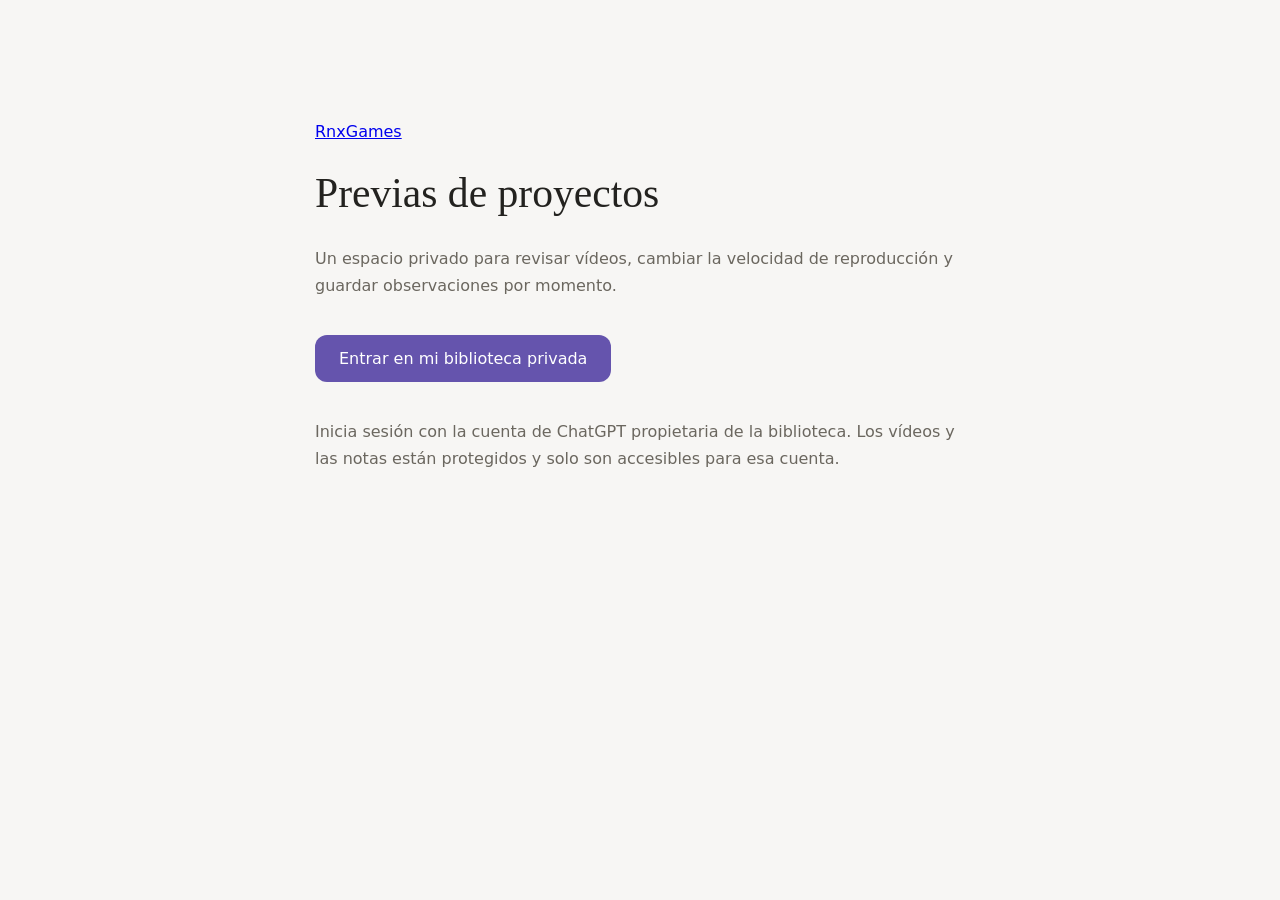
<file: previas.html>
<!doctype html>
<html lang="es"><head><meta charset="utf-8"><meta name="viewport" content="width=device-width,initial-scale=1"><meta name="robots" content="noindex,nofollow"><title>Previas privadas — RnxGames</title><link rel="icon" href="./assets/favicon.png"><style>body{margin:0;background:#f7f6f4;color:#23221f;font-family:system-ui,sans-serif}main{max-width:650px;margin:10vh auto;padding:32px}h1{font-family:Georgia,serif;font-size:2.6rem;font-weight:500}p{line-height:1.7;color:#6b675f}.button{display:inline-block;background:#6554ad;color:white;padding:14px 24px;border-radius:12px;text-decoration:none;margin:20px 0}a:focus-visible{outline:3px solid #9585f2;outline-offset:4px}</style></head><body><main><a href="./">RnxGames</a><h1>Previas de proyectos</h1><p>Un espacio privado para revisar vídeos, cambiar la velocidad de reproducción y guardar observaciones por momento.</p><a class="button" href="https://rnxgames-previas.humblesnow2.chatgpt.site/" target="_top">Entrar en mi biblioteca privada</a><p>Inicia sesión con la cuenta de ChatGPT propietaria de la biblioteca. Los vídeos y las notas están protegidos y solo son accesibles para esa cuenta.</p></main></body></html>
</file>
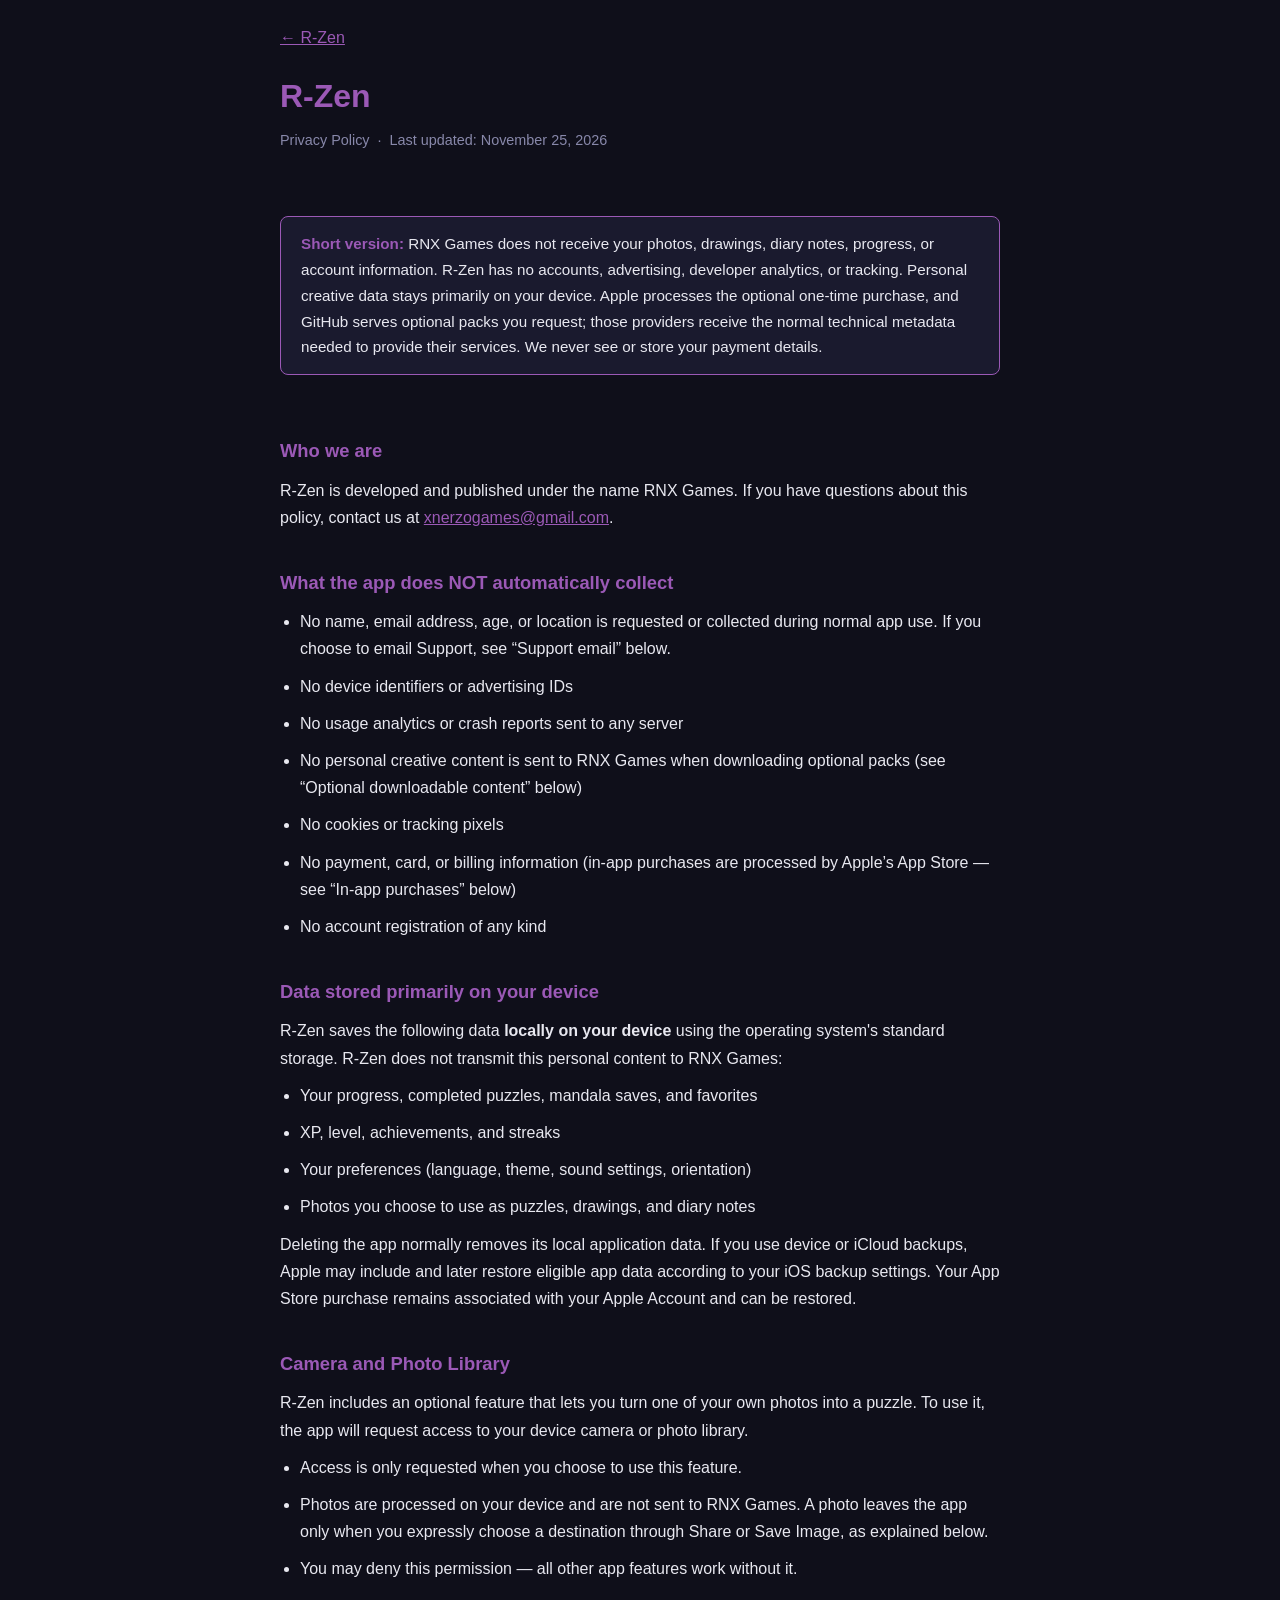
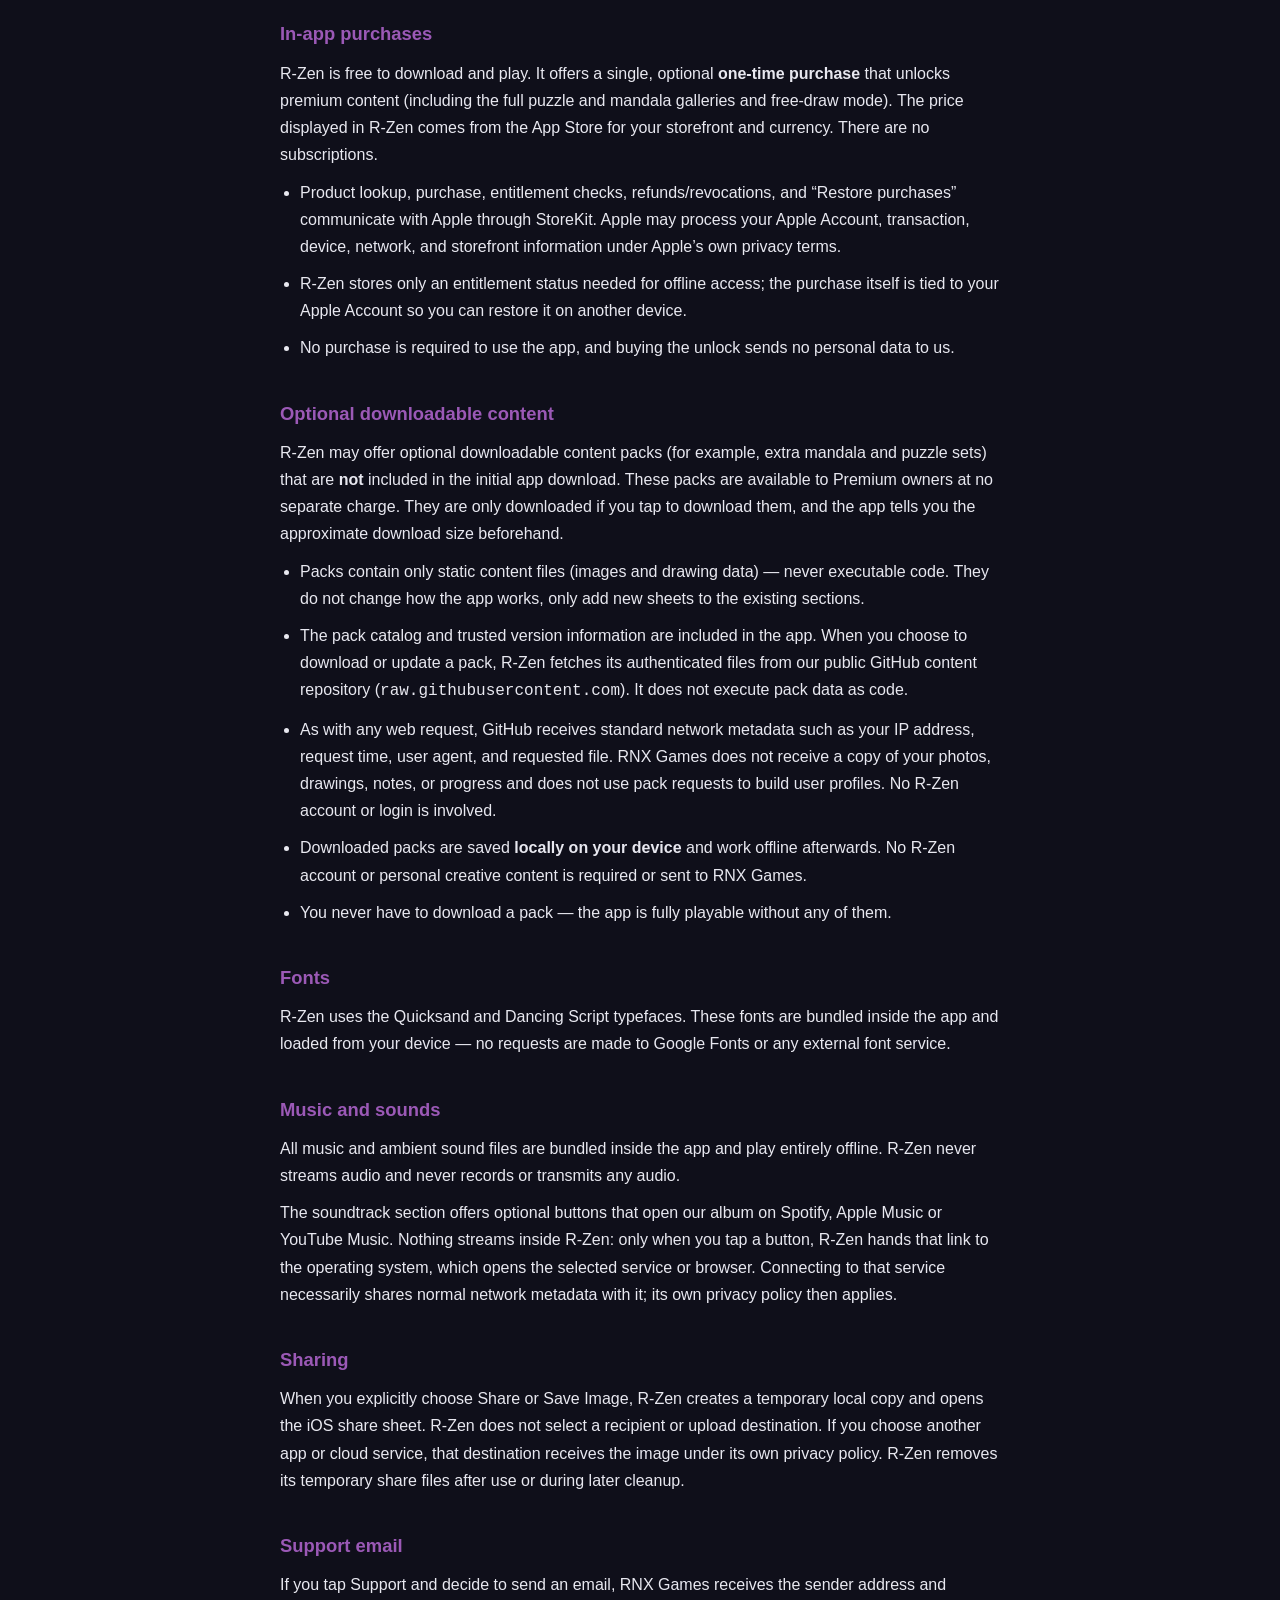
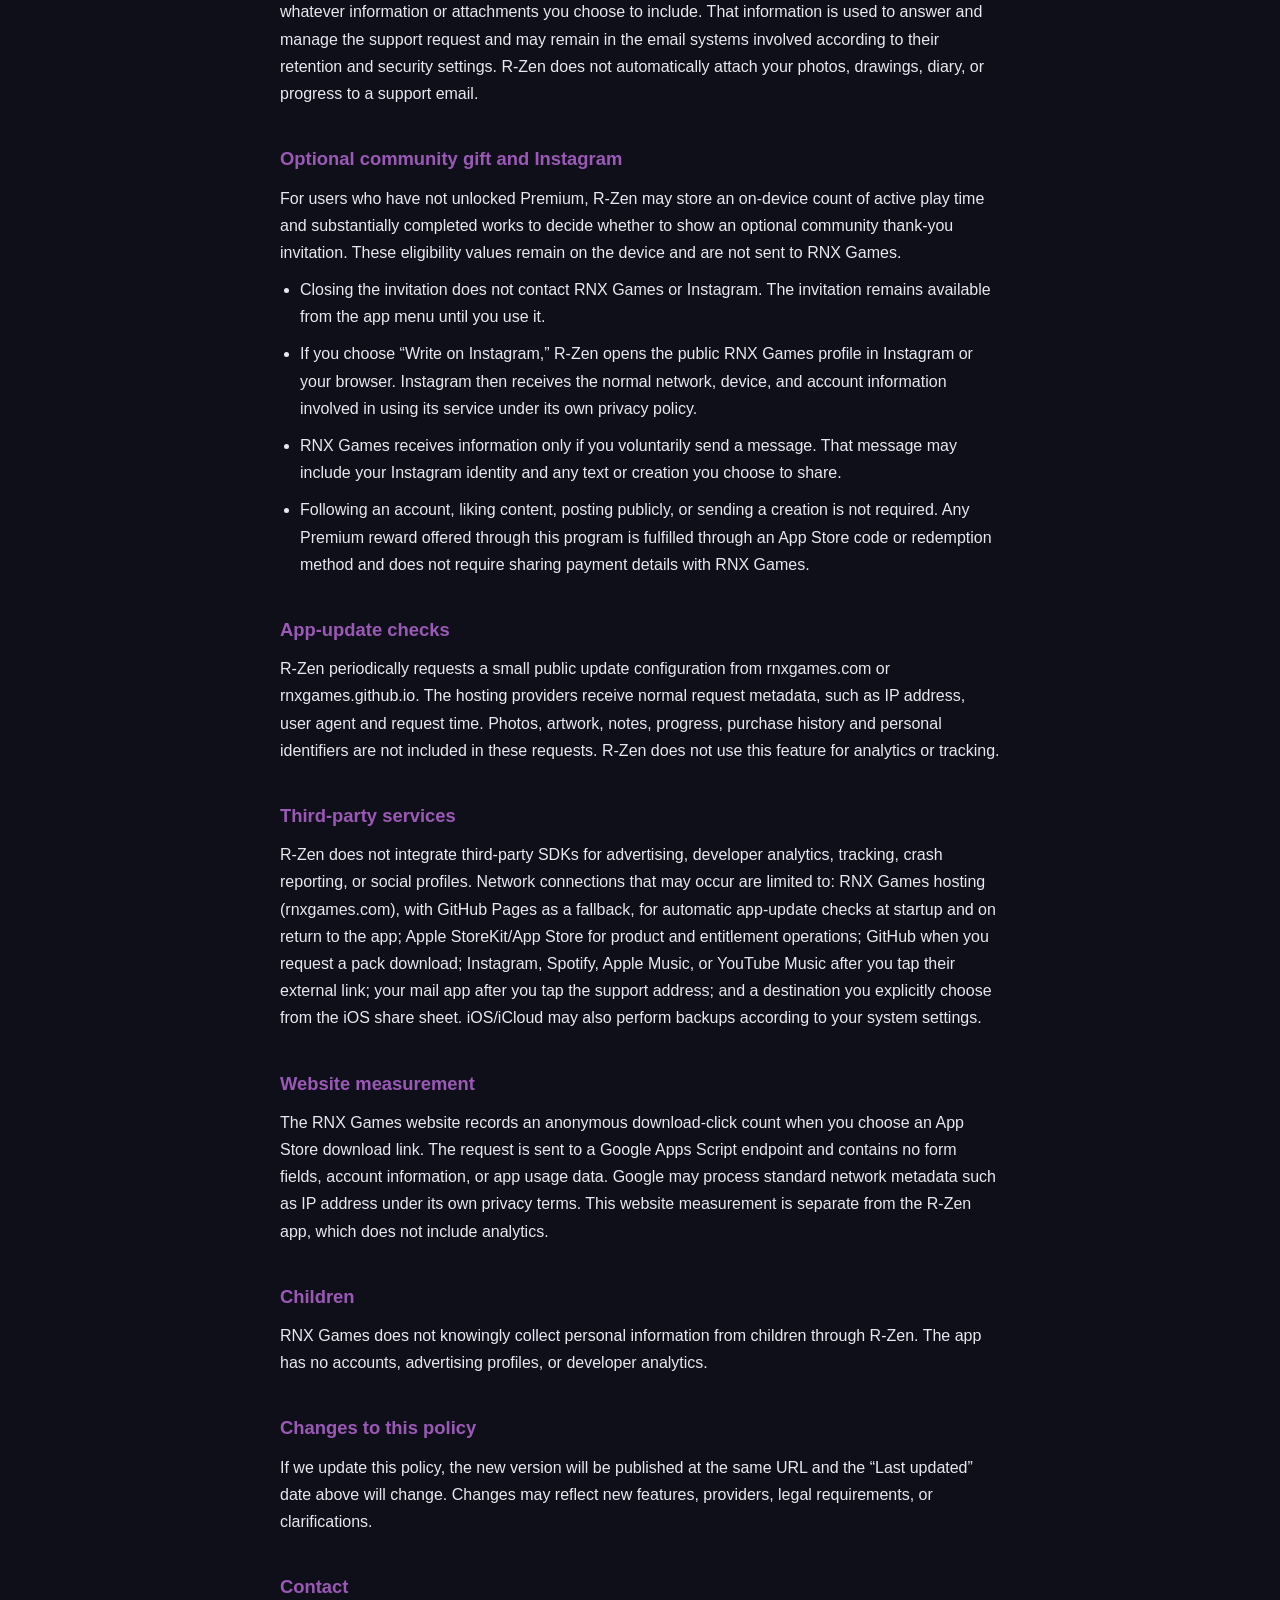
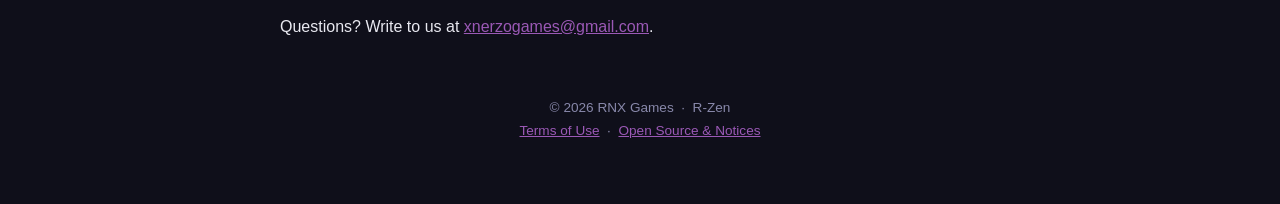
<file: privacy-policy.html>
<!DOCTYPE html>
<html lang="en">
<head>
<meta charset="utf-8">
<meta name="viewport" content="width=device-width, initial-scale=1">
<link rel="icon" type="image/png" href="./assets/logo.png">
<meta name="description" content="R-Zen Experience privacy policy: local creative data, optional downloads, StoreKit, sharing, and user-initiated external links.">
<title>R-Zen — Privacy Policy</title>
<link rel="canonical" href="https://rnxgames.com/privacy-policy.html">
<meta name="theme-color" content="#0f0f1a">
<meta property="og:title" content="R-Zen — Privacy Policy">
<meta property="og:description" content="How R-Zen protects privacy and keeps data on your device.">
<meta property="og:image" content="https://rnxgames.com/assets/logo.png">
<meta property="og:url" content="https://rnxgames.com/privacy-policy.html">
  <meta property="og:type" content="website">
  <meta name="twitter:card" content="summary_large_image">
  <meta name="twitter:title" content="R-Zen — Privacy Policy">
  <meta name="twitter:description" content="How R-Zen protects privacy and keeps data on your device.">
  <meta name="twitter:image" content="https://rnxgames.com/assets/logo.png">
<style>
  :root { --bg:#0f0f1a; --card:#1a1a2e; --accent:#9b59b6; --text:#e8e8f0; --muted:#8888aa; }
  *, *::before, *::after { box-sizing: border-box; margin: 0; padding: 0; }
  body { background: var(--bg); color: var(--text); font-family: -apple-system, BlinkMacSystemFont, 'Segoe UI', sans-serif; font-size: 16px; line-height: 1.7; padding: 24px 16px 64px; }
  .wrap { max-width: 720px; margin: 0 auto; }
  h1 { font-size: 2rem; color: var(--accent); margin-bottom: 4px; }
  .sub { color: var(--muted); font-size: .9rem; margin-bottom: 40px; }
  h2 { font-size: 1.15rem; color: var(--accent); margin: 36px 0 10px; }
  p, li { color: var(--text); margin-bottom: 10px; }
  ul { padding-left: 20px; }
  .badge { display: inline-block; background: var(--card); border: 1px solid var(--accent); border-radius: 8px; padding: 14px 20px; margin: 24px 0; font-size: .95rem; }
  .badge strong { color: var(--accent); }
  a { color: var(--accent); }
  footer { margin-top: 56px; color: var(--muted); font-size: .85rem; text-align: center; }
</style>
</head>
<body>
<main class="wrap">

  <p style="margin-bottom:18px;"><a href="./r-zen.html">&larr; R-Zen</a></p>

  <h1>R-Zen</h1>
  <p class="sub">Privacy Policy &nbsp;·&nbsp; Last updated: November 25, 2026</p>

  <div class="badge">
    <strong>Short version:</strong> RNX Games does not receive your photos, drawings, diary notes, progress, or account information. R-Zen has no accounts, advertising, developer analytics, or tracking. Personal creative data stays primarily on your device. Apple processes the optional one-time purchase, and GitHub serves optional packs you request; those providers receive the normal technical metadata needed to provide their services. We never see or store your payment details.
  </div>

  <h2>Who we are</h2>
  <p>R-Zen is developed and published under the name RNX Games. If you have questions about this policy, contact us at <a href="mailto:xnerzogames@gmail.com">xnerzogames@gmail.com</a>.</p>

  <h2>What the app does NOT automatically collect</h2>
  <ul>
    <li>No name, email address, age, or location is requested or collected during normal app use. If you choose to email Support, see “Support email” below.</li>
    <li>No device identifiers or advertising IDs</li>
    <li>No usage analytics or crash reports sent to any server</li>
    <li>No personal creative content is sent to RNX Games when downloading optional packs (see “Optional downloadable content” below)</li>
    <li>No cookies or tracking pixels</li>
    <li>No payment, card, or billing information (in-app purchases are processed by Apple’s App Store — see “In-app purchases” below)</li>
    <li>No account registration of any kind</li>
  </ul>

  <h2>Data stored primarily on your device</h2>
  <p>R-Zen saves the following data <strong>locally on your device</strong> using the operating system's standard storage. R-Zen does not transmit this personal content to RNX Games:</p>
  <ul>
    <li>Your progress, completed puzzles, mandala saves, and favorites</li>
    <li>XP, level, achievements, and streaks</li>
    <li>Your preferences (language, theme, sound settings, orientation)</li>
    <li>Photos you choose to use as puzzles, drawings, and diary notes</li>
  </ul>
  <p>Deleting the app normally removes its local application data. If you use device or iCloud backups, Apple may include and later restore eligible app data according to your iOS backup settings. Your App Store purchase remains associated with your Apple Account and can be restored.</p>

  <h2>Camera and Photo Library</h2>
  <p>R-Zen includes an optional feature that lets you turn one of your own photos into a puzzle. To use it, the app will request access to your device camera or photo library.</p>
  <ul>
    <li>Access is only requested when you choose to use this feature.</li>
    <li>Photos are processed on your device and are not sent to RNX Games. A photo leaves the app only when you expressly choose a destination through Share or Save Image, as explained below.</li>
    <li>You may deny this permission — all other app features work without it.</li>
  </ul>

  <h2>In-app purchases</h2>
  <p>R-Zen is free to download and play. It offers a single, optional <strong>one-time purchase</strong> that unlocks premium content (including the full puzzle and mandala galleries and free-draw mode). The price displayed in R-Zen comes from the App Store for your storefront and currency. There are no subscriptions.</p>
  <ul>
    <li>Product lookup, purchase, entitlement checks, refunds/revocations, and “Restore purchases” communicate with Apple through StoreKit. Apple may process your Apple Account, transaction, device, network, and storefront information under Apple’s own privacy terms.</li>
    <li>R-Zen stores only an entitlement status needed for offline access; the purchase itself is tied to your Apple Account so you can restore it on another device.</li>
    <li>No purchase is required to use the app, and buying the unlock sends no personal data to us.</li>
  </ul>

  <h2>Optional downloadable content</h2>
  <p>R-Zen may offer optional downloadable content packs (for example, extra mandala and puzzle sets) that are <strong>not</strong> included in the initial app download. These packs are available to Premium owners at no separate charge. They are only downloaded if you tap to download them, and the app tells you the approximate download size beforehand.</p>
  <ul>
    <li>Packs contain only static content files (images and drawing data) — never executable code. They do not change how the app works, only add new sheets to the existing sections.</li>
    <li>The pack catalog and trusted version information are included in the app. When you choose to download or update a pack, R-Zen fetches its authenticated files from our public GitHub content repository (<code>raw.githubusercontent.com</code>). It does not execute pack data as code.</li>
    <li>As with any web request, GitHub receives standard network metadata such as your IP address, request time, user agent, and requested file. RNX Games does not receive a copy of your photos, drawings, notes, or progress and does not use pack requests to build user profiles. No R-Zen account or login is involved.</li>
    <li>Downloaded packs are saved <strong>locally on your device</strong> and work offline afterwards. No R-Zen account or personal creative content is required or sent to RNX Games.</li>
    <li>You never have to download a pack — the app is fully playable without any of them.</li>
  </ul>

  <h2>Fonts</h2>
  <p>R-Zen uses the Quicksand and Dancing Script typefaces. These fonts are bundled inside the app and loaded from your device — no requests are made to Google Fonts or any external font service.</p>

  <h2>Music and sounds</h2>
  <p>All music and ambient sound files are bundled inside the app and play entirely offline. R-Zen never streams audio and never records or transmits any audio.</p>
  <p>The soundtrack section offers optional buttons that open our album on Spotify, Apple Music or YouTube Music. Nothing streams inside R-Zen: only when you tap a button, R-Zen hands that link to the operating system, which opens the selected service or browser. Connecting to that service necessarily shares normal network metadata with it; its own privacy policy then applies.</p>

  <h2>Sharing</h2>
  <p>When you explicitly choose Share or Save Image, R-Zen creates a temporary local copy and opens the iOS share sheet. R-Zen does not select a recipient or upload destination. If you choose another app or cloud service, that destination receives the image under its own privacy policy. R-Zen removes its temporary share files after use or during later cleanup.</p>

  <h2>Support email</h2>
  <p>If you tap Support and decide to send an email, RNX Games receives the sender address and whatever information or attachments you choose to include. That information is used to answer and manage the support request and may remain in the email systems involved according to their retention and security settings. R-Zen does not automatically attach your photos, drawings, diary, or progress to a support email.</p>


  <h2>Optional community gift and Instagram</h2>
  <p>For users who have not unlocked Premium, R-Zen may store an on-device count of active play time and substantially completed works to decide whether to show an optional community thank-you invitation. These eligibility values remain on the device and are not sent to RNX Games.</p>
  <ul>
    <li>Closing the invitation does not contact RNX Games or Instagram. The invitation remains available from the app menu until you use it.</li>
    <li>If you choose “Write on Instagram,” R-Zen opens the public RNX Games profile in Instagram or your browser. Instagram then receives the normal network, device, and account information involved in using its service under its own privacy policy.</li>
    <li>RNX Games receives information only if you voluntarily send a message. That message may include your Instagram identity and any text or creation you choose to share.</li>
    <li>Following an account, liking content, posting publicly, or sending a creation is not required. Any Premium reward offered through this program is fulfilled through an App Store code or redemption method and does not require sharing payment details with RNX Games.</li>
  </ul>

  <h2>App-update checks</h2>
  <p>R-Zen periodically requests a small public update configuration from rnxgames.com or rnxgames.github.io. The hosting providers receive normal request metadata, such as IP address, user agent and request time. Photos, artwork, notes, progress, purchase history and personal identifiers are not included in these requests. R-Zen does not use this feature for analytics or tracking.</p>

  <h2>Third-party services</h2>
  <p>R-Zen does not integrate third-party SDKs for advertising, developer analytics, tracking, crash reporting, or social profiles. Network connections that may occur are limited to: RNX Games hosting (rnxgames.com), with GitHub Pages as a fallback, for automatic app-update checks at startup and on return to the app; Apple StoreKit/App Store for product and entitlement operations; GitHub when you request a pack download; Instagram, Spotify, Apple Music, or YouTube Music after you tap their external link; your mail app after you tap the support address; and a destination you explicitly choose from the iOS share sheet. iOS/iCloud may also perform backups according to your system settings.</p>


  <h2>Website measurement</h2>
  <p>The RNX Games website records an anonymous download-click count when you choose an App Store download link. The request is sent to a Google Apps Script endpoint and contains no form fields, account information, or app usage data. Google may process standard network metadata such as IP address under its own privacy terms. This website measurement is separate from the R-Zen app, which does not include analytics.</p>

  <h2>Children</h2>
  <p>RNX Games does not knowingly collect personal information from children through R-Zen. The app has no accounts, advertising profiles, or developer analytics.</p>

  <h2>Changes to this policy</h2>
  <p>If we update this policy, the new version will be published at the same URL and the “Last updated” date above will change. Changes may reflect new features, providers, legal requirements, or clarifications.</p>

  <h2>Contact</h2>
  <p>Questions? Write to us at <a href="mailto:xnerzogames@gmail.com">xnerzogames@gmail.com</a>.</p>

  <footer>
    &copy; 2026 RNX Games &nbsp;·&nbsp; R-Zen<br>
    <a href="terms-of-use.html">Terms of Use</a> &nbsp;·&nbsp;
    <a href="third-party-notices.html">Open Source &amp; Notices</a>
  </footer>


</main>
</body>
</html>
</file>
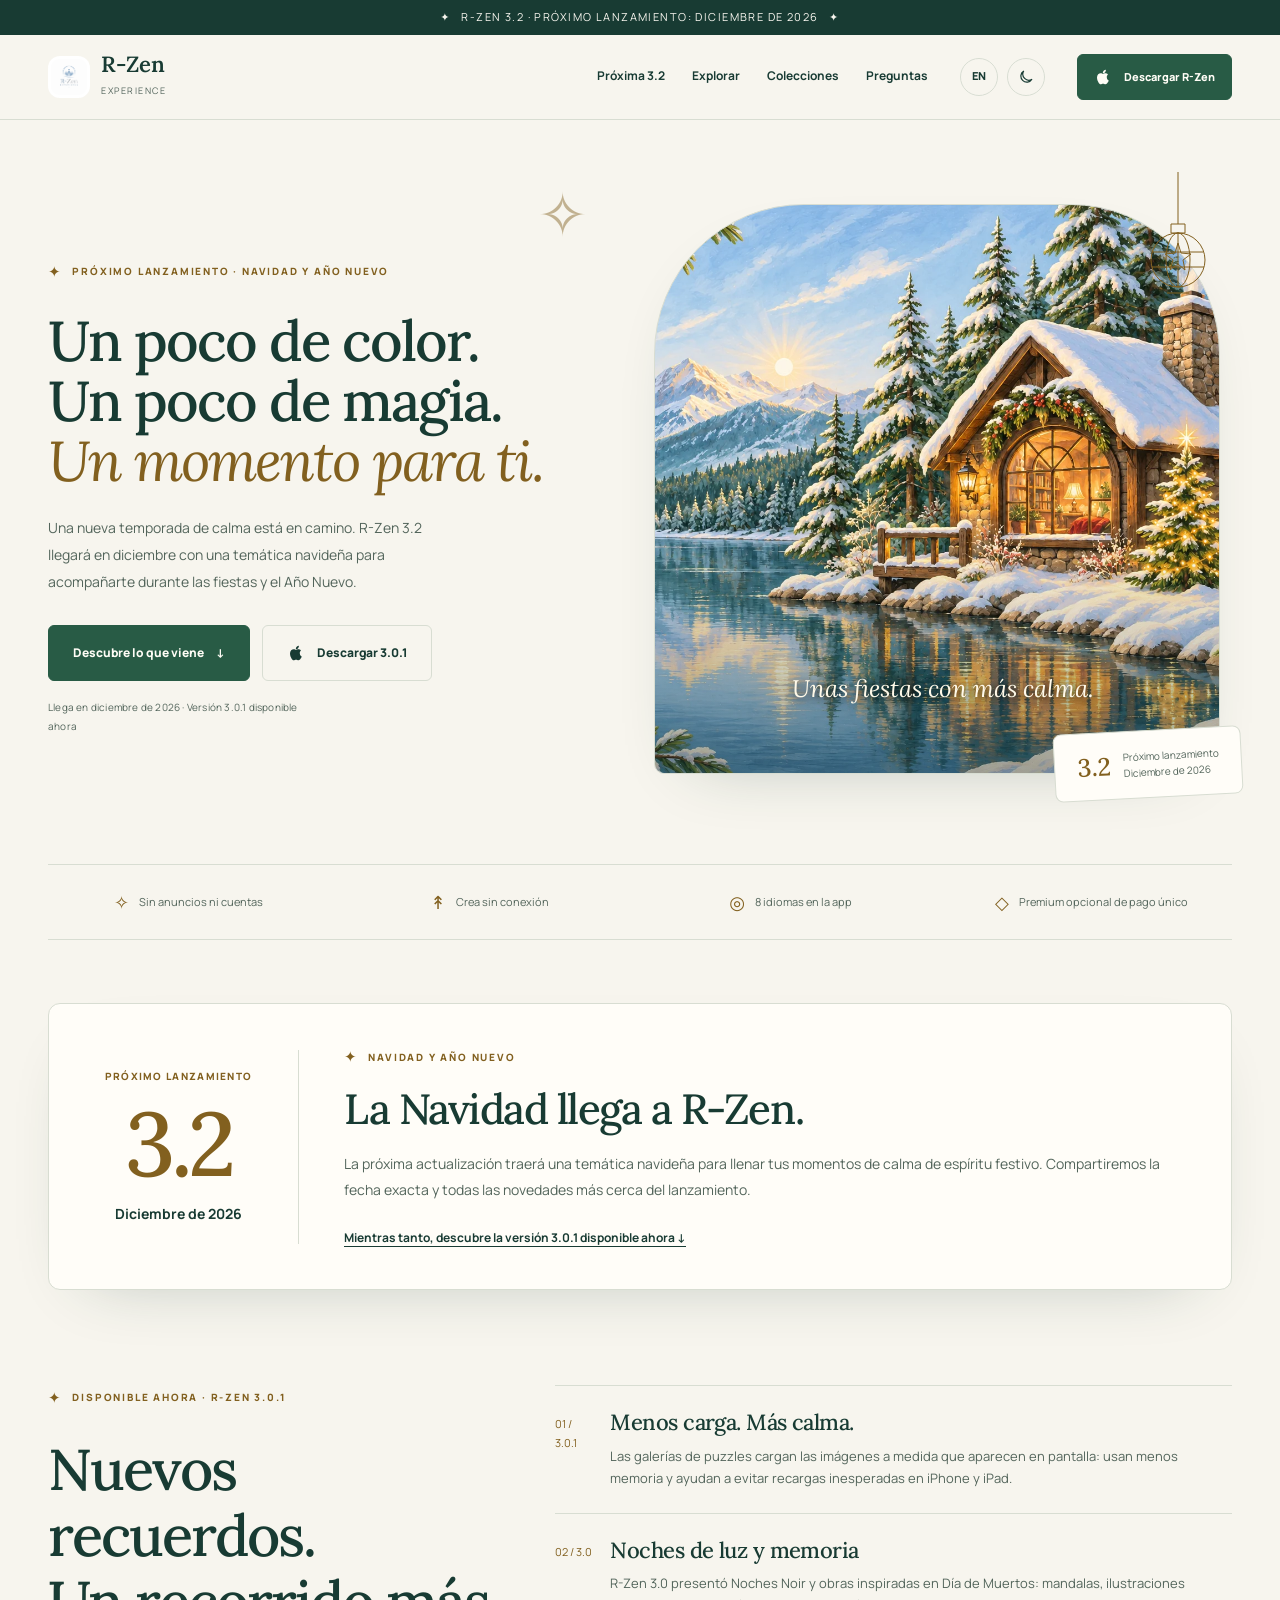
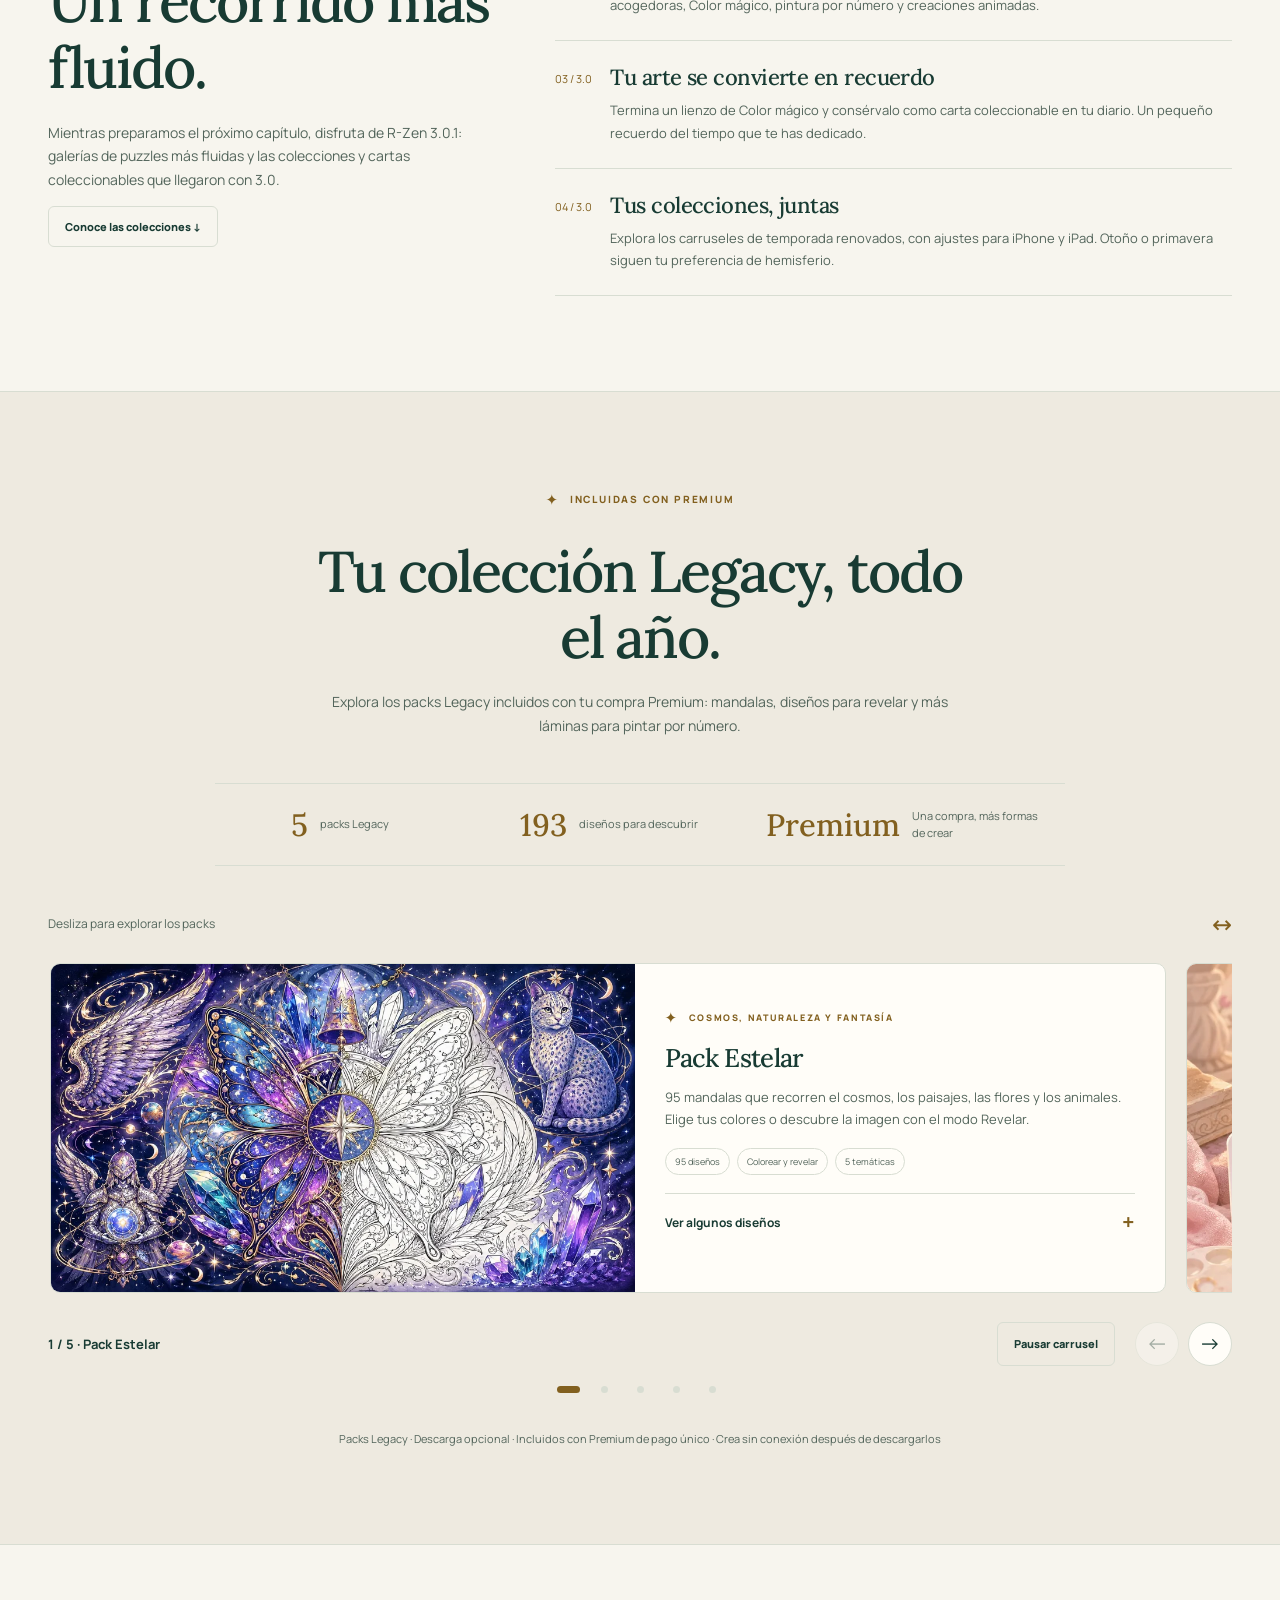
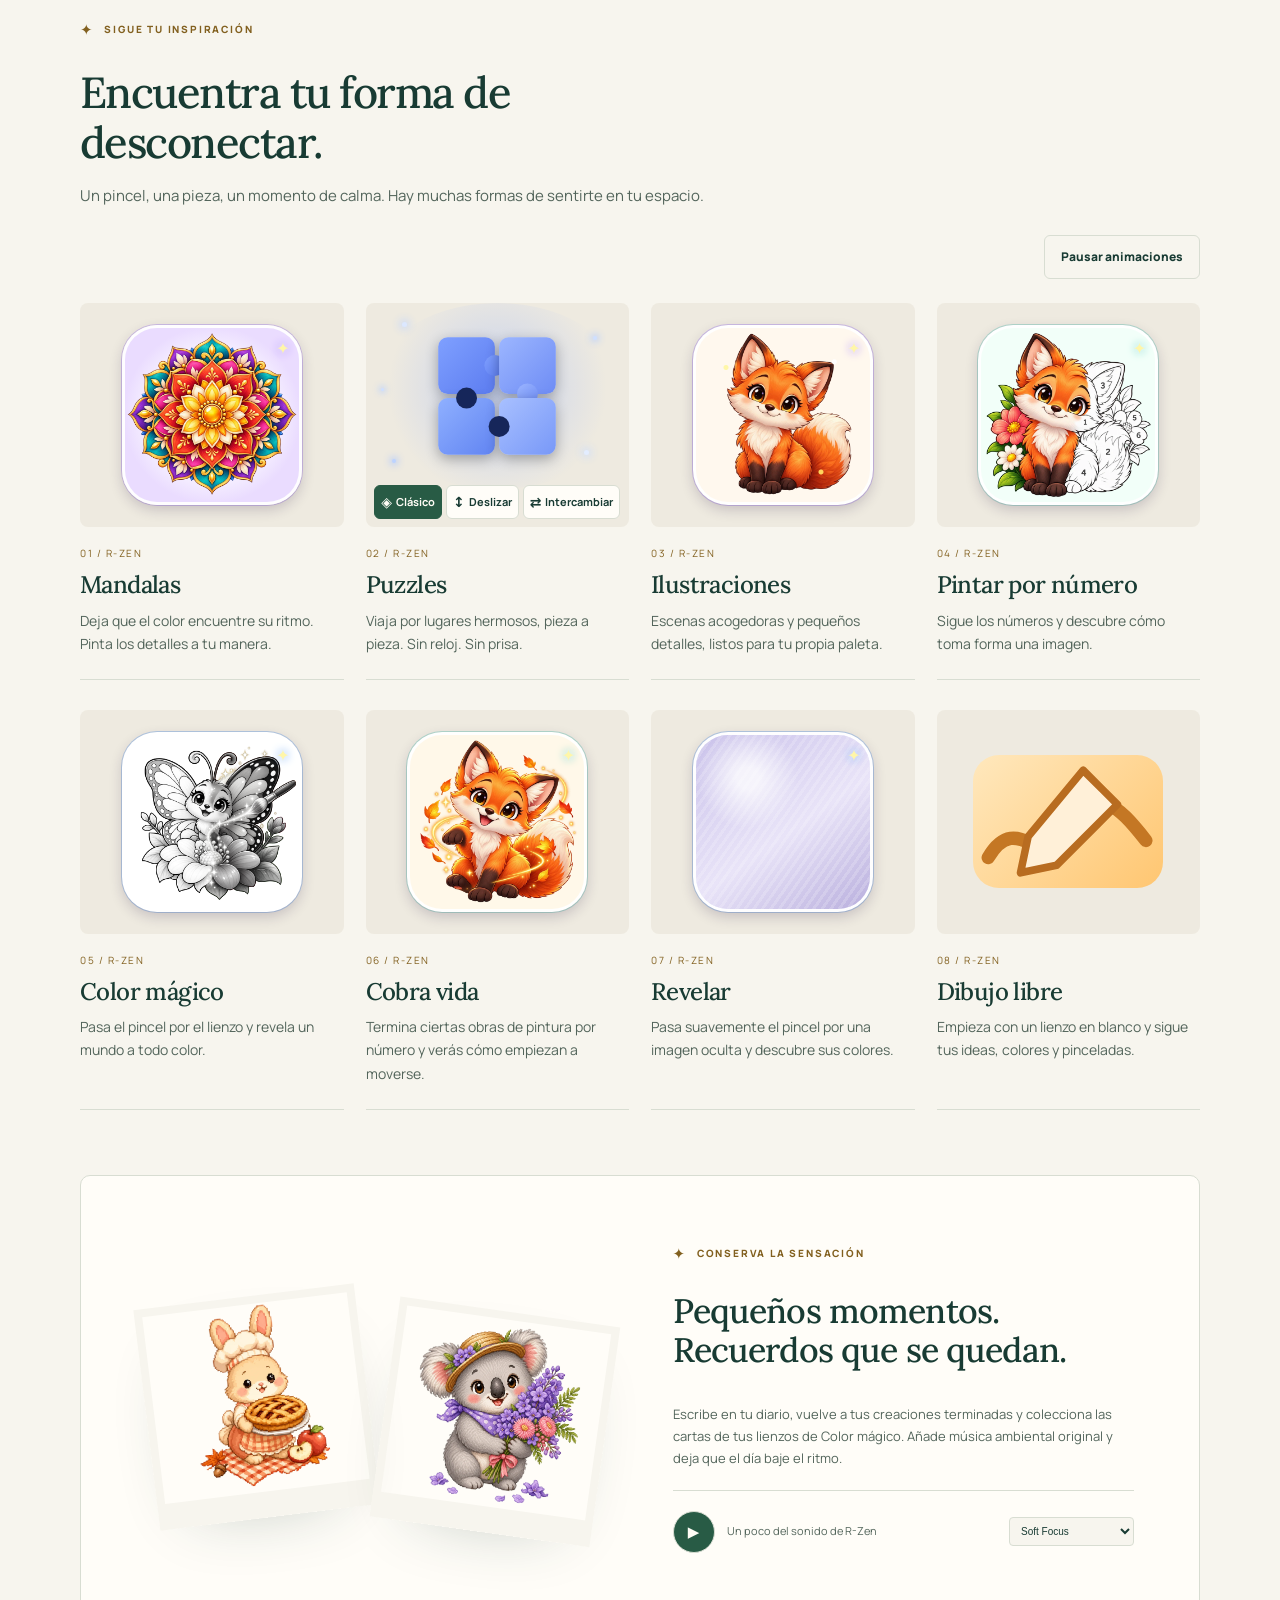
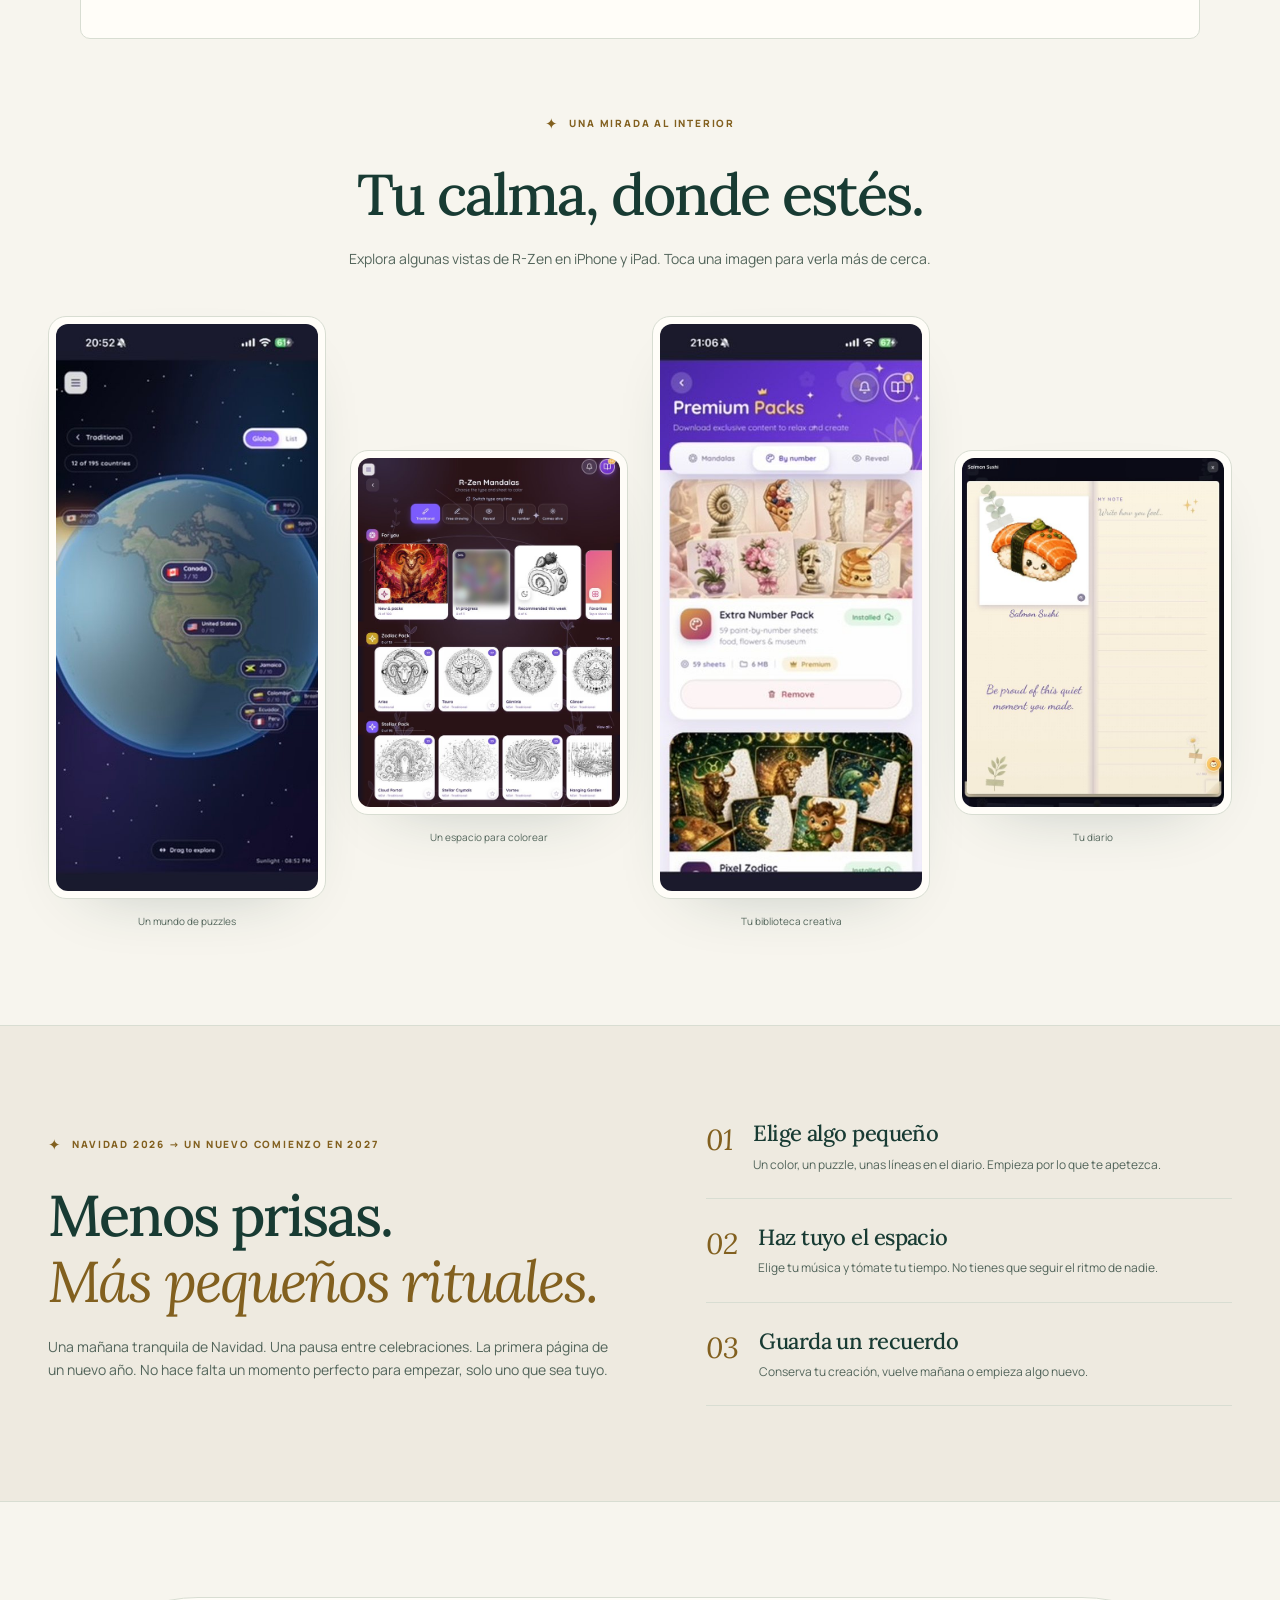
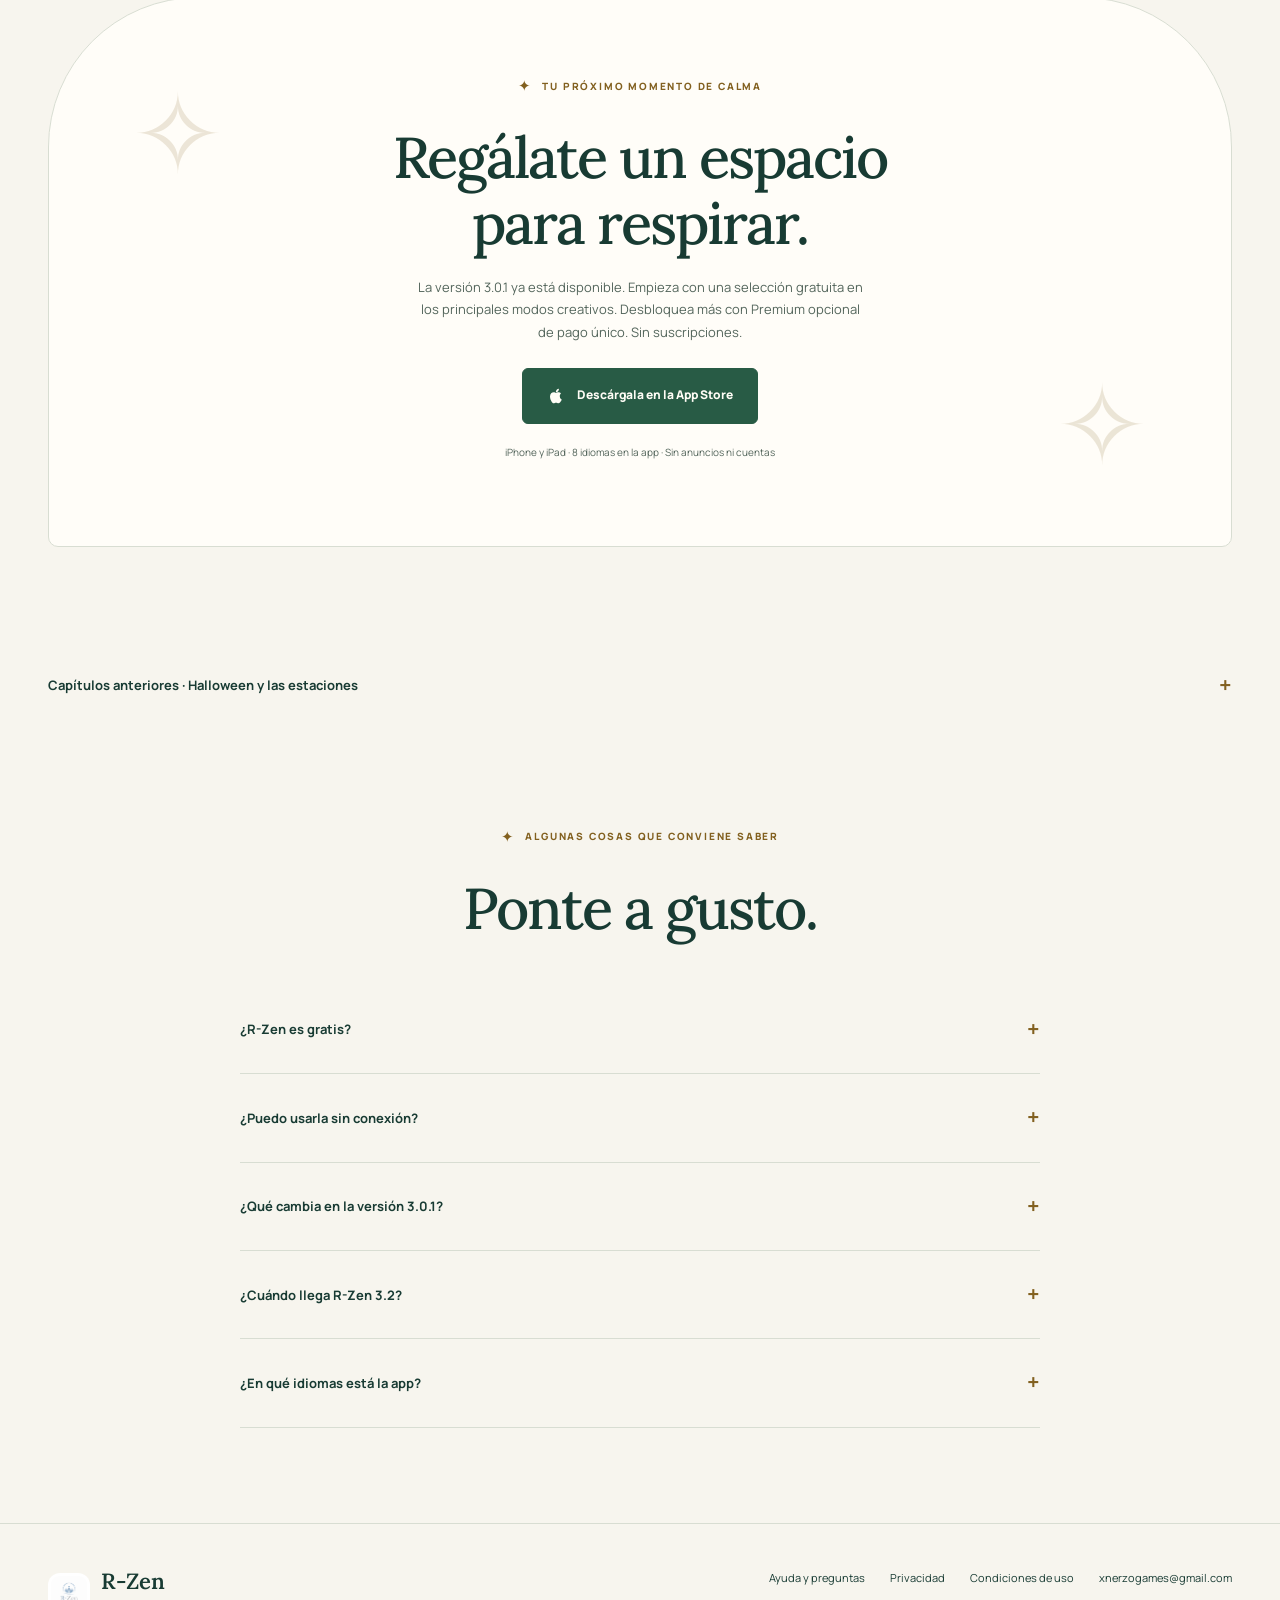
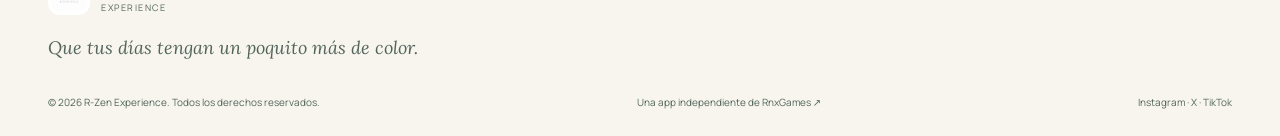
<file: r-zen-es.html>
<!doctype html>
<html lang="es">
<head>
<meta charset="utf-8"><meta name="viewport" content="width=device-width, initial-scale=1">
<title>R-Zen 3.2 — La actualización navideña llega en diciembre de 2026</title>
<meta name="description" content="R-Zen 3.2 llegará en diciembre de 2026 con una actualización de temática navideña. Descubre el próximo capítulo o descarga la versión actual 3.0.1 para iPhone y iPad.">
<link rel="canonical" href="https://rnxgames.com/r-zen-es.html">
<link rel="alternate" hreflang="en" href="https://rnxgames.com/r-zen.html">
<link rel="alternate" hreflang="es" href="https://rnxgames.com/r-zen-es.html">
<link rel="alternate" hreflang="x-default" href="https://rnxgames.com/r-zen.html">
<meta property="og:type" content="website"><meta property="og:title" content="R-Zen 3.2 — La actualización navideña llega en diciembre de 2026">
<meta property="og:description" content="R-Zen 3.2 llegará en diciembre de 2026 con una actualización de temática navideña. Descubre el próximo capítulo o descarga la versión actual 3.0.1 para iPhone y iPad."><meta property="og:url" content="https://rnxgames.com/r-zen-es.html">
<meta property="og:locale" content="es_ES">
<meta property="og:image" content="https://rnxgames.com/assets/holiday/social-card.jpg">
<meta property="og:image:width" content="1200"><meta property="og:image:height" content="630">
<meta property="og:image:alt" content="Ilustración de una cabaña nevada junto a un lago y un árbol de Navidad, con luces doradas entre abetos.">
<meta name="twitter:card" content="summary_large_image"><meta name="twitter:title" content="R-Zen 3.2 — La actualización navideña llega en diciembre de 2026">
<meta name="twitter:description" content="R-Zen 3.2 llegará en diciembre de 2026 con una actualización de temática navideña. Descubre el próximo capítulo o descarga la versión actual 3.0.1 para iPhone y iPad."><meta name="twitter:image" content="https://rnxgames.com/assets/holiday/social-card.jpg">
<meta name="theme-color" content="#f7f5ee"><link rel="icon" href="./assets/logo.png"><link rel="apple-touch-icon" href="./assets/logo.png"><link rel="manifest" href="./site.webmanifest">
<link rel="preconnect" href="https://fonts.googleapis.com"><link rel="preconnect" href="https://fonts.gstatic.com" crossorigin>
<script>try{const t=localStorage.getItem('rzen-web-theme');if(t==='dark'||t==='light')document.documentElement.dataset.theme=t;}catch{}</script>
<link rel="stylesheet" href="./assets/rzen-holiday.css?v=20261114-pack-autoplay">
<link rel="stylesheet" href="./assets/app-previews.css?v=20261114-pack-autoplay">
<link rel="stylesheet" href="./assets/app-preview-layout.css?v=20261114-pack-autoplay">
<script src="./assets/rzen-holiday.js?v=20261114-pack-autoplay" defer></script>
<script type="application/ld+json">{"@context": "https://schema.org", "@type": "SoftwareApplication", "name": "R-Zen Experience", "softwareVersion": "3.0.1", "operatingSystem": "iOS", "applicationCategory": "LifestyleApplication", "description": "Un espacio para mandalas, puzzles, pintura por número, Color mágico y tu diario en iPhone y iPad.", "url": "https://rnxgames.com/r-zen-es.html", "downloadUrl": "https://apps.apple.com/app/id6786930057", "image": "https://rnxgames.com/assets/logo.png", "inLanguage": ["es", "en", "pt", "fr", "it", "ja", "de", "vi"]}</script>
<noscript><style>@media(max-width:899px){.nav-links{position:static;display:flex;flex-wrap:wrap;padding:12px 0;border:0}.nav{flex-wrap:wrap}}.tools{margin-left:auto}</style></noscript>
</head>
<body>
<a class="skip" href="#main">Saltar al contenido</a>
<div class="announcement"><a href="#next-release">✦ &nbsp; R-Zen 3.2 · Próximo lanzamiento: diciembre de 2026 &nbsp; ✦</a></div>
<header class="site-header"><div class="wrap nav">
<a class="brand" href="./index.html"><img src="./assets/logo.png" width="42" height="42" alt=""><span><strong>R-Zen</strong><small>Experience</small></span></a>
<nav class="nav-links" id="navigation" aria-label="Navegación principal"><a href="#next-release">Próxima 3.2</a><a href="#explore">Explorar</a><a href="#collections">Colecciones</a><a href="#faq">Preguntas</a></nav>
<div class="tools"><a class="lang" href="./r-zen.html" data-language lang="en" hreflang="en" aria-label="Read in English">EN</a>
<button class="icon-button" type="button" data-theme-toggle hidden aria-label="Cambiar tema"><svg data-moon viewBox="0 0 24 24" aria-hidden="true"><path d="M20 15A8 8 0 0 1 9 4a8 8 0 1 0 11 11Z"/></svg></button>
<button class="icon-button menu-button" data-menu-toggle type="button" hidden aria-label="Menú" aria-expanded="false" aria-controls="navigation"><svg viewBox="0 0 24 24" aria-hidden="true"><path d="M4 7h16M4 12h16M4 17h16"/></svg></button></div>
<a class="button small" href="https://apps.apple.com/app/id6786930057" target="_blank" rel="noopener" data-download><svg viewBox="0 0 24 24" aria-hidden="true"><path d="M17 12c0-2 1.5-3.1 1.6-3.2-1-1.5-2.6-1.7-3.2-1.7-1.4-.1-2.7.8-3.4.8-.7 0-1.8-.8-3-.8C6.5 7.1 4 9 4 12.8c0 2.4.9 4.9 2 6.5.9 1.3 1.7 2.4 2.9 2.4s1.7-.8 3.2-.8 1.9.8 3.2.8 2.1-1.1 2.9-2.3c1-1.4 1.4-2.8 1.4-2.9-.1 0-2.6-1-2.6-4.5ZM14.8 5.5c.7-.9 1.2-2.1 1.1-3.3-1 .1-2.3.7-3 1.6-.6.7-1.2 1.9-1.1 3.1 1.1.1 2.3-.5 3-1.4Z"/></svg>Descargar R-Zen</a></div></header>
<main id="main">
<section class="hero" id="home" aria-labelledby="hero-title"><div class="wrap">
<div class="hero-grid"><div class="hero-copy"><div class="eyebrow">Próximo lanzamiento · Navidad y Año Nuevo</div><h1 id="hero-title">Un poco de color.<br>Un poco de magia.<br><em>Un momento para ti.</em></h1><p>Una nueva temporada de calma está en camino. R-Zen 3.2 llegará en diciembre con una temática navideña para acompañarte durante las fiestas y el Año Nuevo.</p><div class="hero-actions"><a class="button" href="#next-release">Descubre lo que viene <span aria-hidden="true">↓</span></a><a class="button secondary" href="https://apps.apple.com/app/id6786930057" target="_blank" rel="noopener" data-download><svg viewBox="0 0 24 24" aria-hidden="true"><path d="M17 12c0-2 1.5-3.1 1.6-3.2-1-1.5-2.6-1.7-3.2-1.7-1.4-.1-2.7.8-3.4.8-.7 0-1.8-.8-3-.8C6.5 7.1 4 9 4 12.8c0 2.4.9 4.9 2 6.5.9 1.3 1.7 2.4 2.9 2.4s1.7-.8 3.2-.8 1.9.8 3.2.8 2.1-1.1 2.9-2.3c1-1.4 1.4-2.8 1.4-2.9-.1 0-2.6-1-2.6-4.5ZM14.8 5.5c.7-.9 1.2-2.1 1.1-3.3-1 .1-2.3.7-3 1.6-.6.7-1.2 1.9-1.1 3.1 1.1.1 2.3-.5 3-1.4Z"/></svg>Descargar 3.0.1</a></div><p class="hero-note">Llega en diciembre de 2026 · Versión 3.0.1 disponible ahora</p></div>
<div class="hero-art"><div class="hero-scene" role="img" aria-label="Ilustración de una cabaña nevada junto a un lago y un árbol de Navidad, con luces doradas entre abetos."></div><div class="ornament" aria-hidden="true"><svg viewBox="0 0 80 130"><path d="M40 0v52m-7 0h14v9H33z"/><circle cx="40" cy="88" r="27"/><ellipse cx="40" cy="88" rx="12" ry="27"/><path d="M15 80h50M14 95h52M40 60v55M29 121h22"/><path d="m40 71 3 10 10 1-8 6 2 10-7-6-8 6 3-10-8-6 10-1Z"/></svg></div><div class="art-tag">Unas fiestas con más calma.</div><div class="version-tag"><b>3.2</b><span>Próximo lanzamiento<br>Diciembre de 2026</span></div></div></div>
<div class="trust"><div><span aria-hidden="true">✧</span>Sin anuncios ni cuentas</div><div><span aria-hidden="true">↟</span>Crea sin conexión</div><div><span aria-hidden="true">◎</span>8 idiomas en la app</div><div><span aria-hidden="true">◇</span>Premium opcional de pago único</div></div></div></section>
<section class="section launch-section" id="next-release" aria-labelledby="launch-title"><div class="wrap launch-panel"><div class="launch-date"><span>PRÓXIMO LANZAMIENTO</span><strong>3.2</strong><time datetime="2026-12">Diciembre de 2026</time></div><div class="launch-copy"><div class="eyebrow">Navidad y Año Nuevo</div><h2 id="launch-title">La Navidad llega a R-Zen.</h2><p>La próxima actualización traerá una temática navideña para llenar tus momentos de calma de espíritu festivo. Compartiremos la fecha exacta y todas las novedades más cerca del lanzamiento.</p><a class="launch-current" href="#whats-new">Mientras tanto, descubre la versión 3.0.1 disponible ahora <span aria-hidden="true">↓</span></a></div></div></section>
<section class="section" id="whats-new"><div class="wrap release"><div class="release-intro"><div class="eyebrow">Disponible ahora · R-Zen 3.0.1</div><h2>Nuevos recuerdos.<br>Un recorrido más fluido.</h2><p>Mientras preparamos el próximo capítulo, disfruta de R-Zen 3.0.1: galerías de puzzles más fluidas y las colecciones y cartas coleccionables que llegaron con 3.0.</p><a class="button secondary small" href="#collections">Conoce las colecciones ↓</a></div><div class="release-list"><article class="release-row"><span>01 / 3.0.1</span><div><h3>Menos carga. Más calma.</h3><p>Las galerías de puzzles cargan las imágenes a medida que aparecen en pantalla: usan menos memoria y ayudan a evitar recargas inesperadas en iPhone y iPad.</p></div></article><article class="release-row"><span>02 / 3.0</span><div><h3>Noches de luz y memoria</h3><p>R-Zen 3.0 presentó Noches Noir y obras inspiradas en Día de Muertos: mandalas, ilustraciones acogedoras, Color mágico, pintura por número y creaciones animadas.</p></div></article><article class="release-row"><span>03 / 3.0</span><div><h3>Tu arte se convierte en recuerdo</h3><p>Termina un lienzo de Color mágico y consérvalo como carta coleccionable en tu diario. Un pequeño recuerdo del tiempo que te has dedicado.</p></div></article><article class="release-row"><span>04 / 3.0</span><div><h3>Tus colecciones, juntas</h3><p>Explora los carruseles de temporada renovados, con ajustes para iPhone y iPad. Otoño o primavera siguen tu preferencia de hemisferio.</p></div></article></div></div></section>
<section class="section collections" id="collections"><div class="wrap"><div class="section-head center"><div class="eyebrow">Incluidas con Premium</div><h2>Tu colección Legacy, todo el año.</h2><p>Explora los packs Legacy incluidos con tu compra Premium: mandalas, diseños para revelar y más láminas para pintar por número.</p></div><div class="collection-stats" aria-label="Biblioteca Legacy"><div><strong>5</strong><span>packs Legacy</span></div><div><strong>193</strong><span>diseños para descubrir</span></div><div><strong>Premium</strong><span>Una compra, más formas de crear</span></div></div><div class="pack-carousel" role="region" aria-roledescription="carrusel" aria-label="Packs Legacy incluidos con Premium"><p class="pack-carousel-hint">Desliza para explorar los packs <span aria-hidden="true">↔</span></p><div class="collection-grid pack-track" id="legacy-pack-track" tabindex="0" aria-label="Colecciones Legacy: usa las flechas para navegar"><article class="collection-card pack-slide" data-pack-id="md-estelar"><div class="collection-cover"><img class="pack-cover-image" src="./assets/legacy-packs/estelar-cover.webp" width="1000" height="563" alt="Pack Estelar" loading="lazy" decoding="async"></div><div class="collection-body"><div class="eyebrow">Cosmos, naturaleza y fantasía</div><h3>Pack Estelar</h3><p>95 mandalas que recorren el cosmos, los paisajes, las flores y los animales. Elige tus colores o descubre la imagen con el modo Revelar.</p><div class="chips"><span>95 diseños</span><span>Colorear y revelar</span><span>5 temáticas</span></div><details class="pack-examples"><summary>Ver algunos diseños</summary><div class="pack-example-grid"><img src="./assets/legacy-packs/estelar-1.webp" width="360" height="270" alt="Pack Estelar — ejemplo 1" loading="lazy" decoding="async"><img src="./assets/legacy-packs/estelar-2.webp" width="360" height="360" alt="Pack Estelar — ejemplo 2" loading="lazy" decoding="async"><img src="./assets/legacy-packs/estelar-3.webp" width="360" height="270" alt="Pack Estelar — ejemplo 3" loading="lazy" decoding="async"></div></details></div></article><article class="collection-card pack-slide" data-pack-id="nm-numero"><div class="collection-cover"><img class="pack-cover-image" src="./assets/legacy-packs/numero-cover.webp" width="1000" height="563" alt="Pack Extra Número" loading="lazy" decoding="async"></div><div class="collection-body"><div class="eyebrow">Delicias, flores y arte</div><h3>Pack Extra Número</h3><p>59 láminas para pintar por número entre platos llenos de color, composiciones florales y obras de museo. Sigue los números y descubre cada detalle.</p><div class="chips"><span>59 láminas</span><span>Pintar por número</span><span>Comida · flores · museo</span></div><details class="pack-examples"><summary>Ver algunos diseños</summary><div class="pack-example-grid"><img src="./assets/legacy-packs/numero-1.webp" width="280" height="280" alt="Pack Extra Número — ejemplo 1" loading="lazy" decoding="async"><img src="./assets/legacy-packs/numero-2.webp" width="300" height="300" alt="Pack Extra Número — ejemplo 2" loading="lazy" decoding="async"><img src="./assets/legacy-packs/numero-3.webp" width="300" height="300" alt="Pack Extra Número — ejemplo 3" loading="lazy" decoding="async"></div></details></div></article><article class="collection-card pack-slide" data-pack-id="md-zodiaco"><div class="collection-cover"><img class="pack-cover-image" src="./assets/legacy-packs/zodiaco-cover.webp" width="1000" height="563" alt="Pack Zodíaco" loading="lazy" decoding="async"></div><div class="collection-body"><div class="eyebrow">Tu signo, a tu manera</div><h3>Pack Zodíaco</h3><p>13 diseños zodiacales para colorear y revelar. Una colección de signos y detalles celestes que puedes explorar con tu propia paleta o descubrir poco a poco.</p><div class="chips"><span>13 signos</span><span>Colorear y revelar</span><span>Inspiración zodiacal</span></div><details class="pack-examples"><summary>Ver algunos diseños</summary><div class="pack-example-grid"><img src="./assets/legacy-packs/zodiaco-1.webp" width="360" height="360" alt="Pack Zodíaco — ejemplo 1" loading="lazy" decoding="async"><img src="./assets/legacy-packs/zodiaco-2.webp" width="360" height="360" alt="Pack Zodíaco — ejemplo 2" loading="lazy" decoding="async"><img src="./assets/legacy-packs/zodiaco-3.webp" width="360" height="360" alt="Pack Zodíaco — ejemplo 3" loading="lazy" decoding="async"></div></details></div></article><article class="collection-card pack-slide" data-pack-id="nm-zodiaco-pixel"><div class="collection-cover pack-samples zodiaco-pixel"><img src="./assets/legacy-packs/zodiaco-pixel-1.webp" width="320" height="320" alt="Zodíaco Pixel — ejemplo 1" loading="lazy" decoding="async"><img src="./assets/legacy-packs/zodiaco-pixel-2.webp" width="320" height="320" alt="Zodíaco Pixel — ejemplo 2" loading="lazy" decoding="async"><img src="./assets/legacy-packs/zodiaco-pixel-3.webp" width="320" height="320" alt="Zodíaco Pixel — ejemplo 3" loading="lazy" decoding="async"></div><div class="collection-body"><div class="eyebrow">El zodíaco en pixel art épico</div><h3>Zodíaco Pixel</h3><p>Los 13 signos toman forma en una colección de pixel art épico para pintar por número. Completa las casillas y descubre cada ilustración.</p><div class="chips"><span>13 láminas</span><span>Pintar por número</span><span>Pixel art épico</span></div></div></article><article class="collection-card pack-slide" data-pack-id="nm-zodiaco-chibi"><div class="collection-cover pack-samples zodiaco-chibi"><img src="./assets/legacy-packs/zodiaco-chibi-1.webp" width="320" height="320" alt="Zodíaco Chibi — ejemplo 1" loading="lazy" decoding="async"><img src="./assets/legacy-packs/zodiaco-chibi-2.webp" width="320" height="320" alt="Zodíaco Chibi — ejemplo 2" loading="lazy" decoding="async"><img src="./assets/legacy-packs/zodiaco-chibi-3.webp" width="320" height="320" alt="Zodíaco Chibi — ejemplo 3" loading="lazy" decoding="async"></div><div class="collection-body"><div class="eyebrow">El lado más tierno del zodíaco</div><h3>Zodíaco Chibi</h3><p>13 personajes zodiacales en estilo chibi para pintar por número. Una versión tierna y colorida de los signos, llena de pequeños detalles.</p><div class="chips"><span>13 láminas</span><span>Pintar por número</span><span>Estilo chibi</span></div></div></article></div><div class="pack-carousel-controls" data-carousel-ui hidden><p class="pack-carousel-status" data-pack-status role="status" aria-live="polite" aria-atomic="true">1 / 5 · Pack Estelar</p><button class="button secondary small pack-carousel-auto" type="button" data-pack-auto aria-controls="legacy-pack-track">Pausar carrusel</button><div class="pack-carousel-arrows"><button type="button" data-pack-prev aria-label="Pack anterior" aria-controls="legacy-pack-track" disabled>←</button><button type="button" data-pack-next aria-label="Siguiente pack" aria-controls="legacy-pack-track">→</button></div><div class="pack-carousel-dots" role="group" aria-label="Elegir pack"><button type="button" data-pack-dot="0" aria-label="Pack Estelar" aria-controls="legacy-pack-track" aria-current="true" title="Pack Estelar"><span aria-hidden="true"></span></button><button type="button" data-pack-dot="1" aria-label="Pack Extra Número" aria-controls="legacy-pack-track" aria-current="false" title="Pack Extra Número"><span aria-hidden="true"></span></button><button type="button" data-pack-dot="2" aria-label="Pack Zodíaco" aria-controls="legacy-pack-track" aria-current="false" title="Pack Zodíaco"><span aria-hidden="true"></span></button><button type="button" data-pack-dot="3" aria-label="Zodíaco Pixel" aria-controls="legacy-pack-track" aria-current="false" title="Zodíaco Pixel"><span aria-hidden="true"></span></button><button type="button" data-pack-dot="4" aria-label="Zodíaco Chibi" aria-controls="legacy-pack-track" aria-current="false" title="Zodíaco Chibi"><span aria-hidden="true"></span></button></div></div></div><p class="collection-note">Packs Legacy · Descarga opcional · Incluidos con Premium de pago único · Crea sin conexión después de descargarlos</p></div></section>
<section class="section" id="explore"><div class="wrap"><div class="section-head"><div class="eyebrow">Sigue tu inspiración</div><h2>Encuentra tu forma de desconectar.</h2><p>Un pincel, una pieza, un momento de calma. Hay muchas formas de sentirte en tu espacio.</p></div><div class="app-preview-toolbar"><button class="button secondary small" type="button" data-preview-motion aria-pressed="false" hidden>Pausar animaciones</button></div><div class="modes-grid"><article class="mode" data-app-mode="traditional"><div class="mode-picture app-mode-preview" data-preview-active="true"><div class="app-preview-visual" role="img" aria-label="Vista animada de Mandalas"><div class="app-preview-content" aria-hidden="true"><span class="md-family-thumb md-thumb-trad"></span></div></div></div><span class="mode-index">01 / R-ZEN</span><h3>Mandalas</h3><p>Deja que el color encuentre su ritmo. Pinta los detalles a tu manera.</p></article><article class="mode" data-app-mode="puzzles"><div class="mode-picture app-mode-preview" data-preview-active="true"><div class="app-preview-visual" role="img" aria-label="Vista animada de Puzzles"><div class="app-preview-content" aria-hidden="true"><div class="app-puzzle-demo" data-puzzle-kind="classic" style="position:relative;flex:0 0 auto;width:190px;height:190px;display:flex;align-items:center;justify-content:center;filter:none;">
                  <div style="position:absolute;width:100%;height:100%;border-radius:50%;background:radial-gradient(circle at 50% 46%,rgba(140,172,255,.42),rgba(140,172,255,0) 66%);animation:pzGlowPulse 3.4s ease-in-out infinite;pointer-events:none;"></div>
                  <div style="position:absolute;top:10%;left:14%;width:5px;height:5px;border-radius:50%;background:#dce8ff;box-shadow:0 0 8px 2px rgba(190,212,255,.95);--sx:-7px;--sy:-13px;animation:pzSpark 2.6s ease-in-out infinite;pointer-events:none;"></div>
                  <div style="position:absolute;top:18%;right:12%;width:4px;height:4px;border-radius:50%;background:#cfe0ff;box-shadow:0 0 7px 2px rgba(180,205,255,.9);--sx:8px;--sy:-10px;animation:pzSpark 3.1s ease-in-out .5s infinite;pointer-events:none;"></div>
                  <div style="position:absolute;bottom:14%;left:10%;width:4px;height:4px;border-radius:50%;background:#bcd3ff;box-shadow:0 0 7px 2px rgba(170,198,255,.85);--sx:-6px;--sy:11px;animation:pzSpark 2.9s ease-in-out 1.1s infinite;pointer-events:none;"></div>
                  <div style="position:absolute;bottom:18%;right:15%;width:5px;height:5px;border-radius:50%;background:#e3edff;box-shadow:0 0 8px 2px rgba(200,220,255,.95);--sx:7px;--sy:12px;animation:pzSpark 3.4s ease-in-out .8s infinite;pointer-events:none;"></div>
                  <div style="position:absolute;top:46%;left:6%;width:3px;height:3px;border-radius:50%;background:#cfe0ff;box-shadow:0 0 6px 2px rgba(180,205,255,.8);--sx:-9px;--sy:-3px;animation:pzSpark 2.7s ease-in-out 1.5s infinite;pointer-events:none;"></div>
                  <div style="position:relative;flex:0 0 auto;width:124px;height:124px;transform:scale(var(--puzzle-scale,1.15));">
                    <div style="position:absolute;left:6px;top:6px;width:54px;height:54px;border-radius:9px;background:linear-gradient(135deg,#7FA0FF,#5C7CF0);box-shadow:0 4px 12px rgba(0,0,0,.3);animation:asmTL 3.4s ease-in-out infinite;"><div style="position:absolute;right:-10px;top:50%;transform:translateY(-50%);width:20px;height:20px;border-radius:50%;background:linear-gradient(135deg,#7FA0FF,#5C7CF0);"></div></div>
                    <div style="position:absolute;right:6px;top:6px;width:54px;height:54px;border-radius:9px;background:linear-gradient(135deg,#9CB6FF,#6E8CF5);box-shadow:0 4px 12px rgba(0,0,0,.3);animation:asmTR 3.4s ease-in-out infinite;"><div style="position:absolute;bottom:-10px;left:50%;transform:translateX(-50%);width:20px;height:20px;border-radius:50%;background:linear-gradient(135deg,#9CB6FF,#6E8CF5);"></div></div>
                    <div style="position:absolute;left:6px;bottom:6px;width:54px;height:54px;border-radius:9px;background:linear-gradient(135deg,#8FB0FF,#6184F2);box-shadow:0 4px 12px rgba(0,0,0,.3);animation:asmBL 3.4s ease-in-out infinite;"><div style="position:absolute;top:-10px;left:50%;transform:translateX(-50%);width:20px;height:20px;border-radius:50%;background:#16265A;"></div></div>
                    <div style="position:absolute;right:6px;bottom:6px;width:54px;height:54px;border-radius:9px;background:linear-gradient(135deg,#A8C0FF,#7898F8);box-shadow:0 4px 12px rgba(0,0,0,.3);animation:asmBR 3.4s ease-in-out infinite;"><div style="position:absolute;left:-10px;top:50%;transform:translateY(-50%);width:20px;height:20px;border-radius:50%;background:#16265A;"></div></div>
                  </div>
                </div><div class="app-puzzle-demo" data-puzzle-kind="slide" hidden style="position:relative;flex:0 0 auto;width:190px;height:190px;display:flex;align-items:center;justify-content:center;filter:none;">
                  <div style="position:absolute;width:100%;height:100%;border-radius:50%;background:radial-gradient(circle at 50% 46%,rgba(176,150,255,.42),rgba(176,150,255,0) 66%);animation:pzGlowPulse 3.6s ease-in-out infinite;pointer-events:none;"></div>
                  <div style="position:absolute;top:10%;left:14%;width:5px;height:5px;border-radius:50%;background:#ecdfff;box-shadow:0 0 8px 2px rgba(214,190,255,.95);--sx:-7px;--sy:-13px;animation:pzSpark 2.8s ease-in-out .3s infinite;pointer-events:none;"></div>
                  <div style="position:absolute;top:18%;right:12%;width:4px;height:4px;border-radius:50%;background:#dccaff;box-shadow:0 0 7px 2px rgba(200,176,255,.9);--sx:8px;--sy:-10px;animation:pzSpark 3.2s ease-in-out .7s infinite;pointer-events:none;"></div>
                  <div style="position:absolute;bottom:14%;left:10%;width:4px;height:4px;border-radius:50%;background:#d0b9ff;box-shadow:0 0 7px 2px rgba(192,166,255,.85);--sx:-6px;--sy:11px;animation:pzSpark 2.7s ease-in-out 1.3s infinite;pointer-events:none;"></div>
                  <div style="position:absolute;bottom:18%;right:15%;width:5px;height:5px;border-radius:50%;background:#f0e6ff;box-shadow:0 0 8px 2px rgba(220,200,255,.95);--sx:7px;--sy:12px;animation:pzSpark 3.5s ease-in-out 1s infinite;pointer-events:none;"></div>
                  <div style="position:absolute;top:46%;left:6%;width:3px;height:3px;border-radius:50%;background:#dccaff;box-shadow:0 0 6px 2px rgba(200,176,255,.8);--sx:-9px;--sy:-3px;animation:pzSpark 2.9s ease-in-out 1.7s infinite;pointer-events:none;"></div>
                  <div style="position:relative;flex:0 0 auto;width:138px;height:138px;transform:scale(var(--puzzle-scale,1.15));">
                    <div style="position:absolute;left:3px;top:3px;width:40px;height:40px;border-radius:8px;background:rgba(180,160,240,.28);"></div>
                    <div style="position:absolute;left:49px;top:3px;width:40px;height:40px;border-radius:8px;background:rgba(180,160,240,.28);"></div>
                    <div style="position:absolute;left:95px;top:3px;width:40px;height:40px;border-radius:8px;background:rgba(180,160,240,.28);"></div>
                    <div style="position:absolute;left:3px;top:49px;width:40px;height:40px;border-radius:8px;background:rgba(180,160,240,.28);"></div>
                    <div style="position:absolute;left:49px;top:49px;width:40px;height:40px;border-radius:8px;background:rgba(180,160,240,.28);"></div>
                    <div style="position:absolute;left:95px;top:49px;width:40px;height:40px;border-radius:8px;background:linear-gradient(135deg,#C5AEFF,#9B78F0);box-shadow:0 4px 12px rgba(0,0,0,.32);animation:slideDn 3.6s ease-in-out infinite;"></div>
                    <div style="position:absolute;left:3px;top:95px;width:40px;height:40px;border-radius:8px;background:rgba(180,160,240,.28);"></div>
                    <div style="position:absolute;left:49px;top:95px;width:40px;height:40px;border-radius:8px;background:linear-gradient(135deg,#B69BFF,#8C66EC);box-shadow:0 4px 12px rgba(0,0,0,.32);animation:slideRt 3.6s ease-in-out infinite;"></div>
                  </div>
                </div><div class="app-puzzle-demo" data-puzzle-kind="swap" hidden style="position:relative;flex:0 0 auto;width:190px;height:190px;display:flex;align-items:center;justify-content:center;filter:none;">
                  <div style="position:absolute;width:100%;height:100%;border-radius:50%;background:radial-gradient(circle at 50% 46%,rgba(91,232,214,.4),rgba(91,232,214,0) 66%);animation:pzGlowPulse 3.8s ease-in-out infinite;pointer-events:none;"></div>
                  <div style="position:absolute;top:12%;left:12%;width:5px;height:5px;border-radius:50%;background:#D9FFF9;box-shadow:0 0 8px 2px rgba(125,245,226,.9);--sx:-7px;--sy:-13px;animation:pzSpark 2.9s ease-in-out .2s infinite;pointer-events:none;"></div>
                  <div style="position:absolute;top:17%;right:13%;width:4px;height:4px;border-radius:50%;background:#B8FFF3;box-shadow:0 0 7px 2px rgba(110,232,216,.86);--sx:8px;--sy:-10px;animation:pzSpark 3.3s ease-in-out .8s infinite;pointer-events:none;"></div>
                  <div style="position:absolute;bottom:15%;left:11%;width:4px;height:4px;border-radius:50%;background:#A7F5EC;box-shadow:0 0 7px 2px rgba(92,220,203,.82);--sx:-6px;--sy:11px;animation:pzSpark 2.8s ease-in-out 1.2s infinite;pointer-events:none;"></div>
                  <div style="position:relative;flex:0 0 auto;width:138px;height:138px;transform:scale(var(--puzzle-scale,1.15));">
                    <div style="position:absolute;inset:0;border-radius:13px;background:rgba(8,40,49,.34);box-shadow:inset 0 0 0 1px rgba(187,255,244,.14);"></div>
                    <div style="position:absolute;left:3px;top:3px;width:40px;height:40px;border-radius:7px;background:linear-gradient(135deg,#78E5D3,#32B9B4);box-shadow:0 5px 14px rgba(0,0,0,.32);z-index:3;animation:swapTileA 4.2s cubic-bezier(.48,.04,.2,1) infinite;"></div>
                    <div style="position:absolute;left:49px;top:3px;width:40px;height:40px;border-radius:7px;background:linear-gradient(135deg,#3D9FAF,#27798E);"></div>
                    <div style="position:absolute;left:95px;top:3px;width:40px;height:40px;border-radius:7px;background:linear-gradient(135deg,#76CCCA,#3C9FAD);"></div>
                    <div style="position:absolute;left:3px;top:49px;width:40px;height:40px;border-radius:7px;background:linear-gradient(135deg,#2D7D94,#215E75);"></div>
                    <div style="position:absolute;left:49px;top:49px;width:40px;height:40px;border-radius:7px;background:linear-gradient(135deg,#5BBEBE,#338C9D);"></div>
                    <div style="position:absolute;left:95px;top:49px;width:40px;height:40px;border-radius:7px;background:linear-gradient(135deg,#4AA8B1,#2B7489);"></div>
                    <div style="position:absolute;left:3px;top:95px;width:40px;height:40px;border-radius:7px;background:linear-gradient(135deg,#56B7B8,#317F91);"></div>
                    <div style="position:absolute;left:49px;top:95px;width:40px;height:40px;border-radius:7px;background:linear-gradient(135deg,#2B7188,#1E536A);"></div>
                    <div style="position:absolute;left:95px;top:95px;width:40px;height:40px;border-radius:7px;background:linear-gradient(135deg,#FFCA70,#F08D5B);box-shadow:0 5px 14px rgba(0,0,0,.32);z-index:4;animation:swapTileB 4.2s cubic-bezier(.48,.04,.2,1) infinite;"></div>
                    <div style="position:absolute;left:-1px;top:-1px;width:48px;height:48px;border-radius:11px;border:2px solid rgba(213,255,248,.9);box-shadow:0 0 16px rgba(88,238,214,.72);pointer-events:none;animation:swapSelect 4.2s ease-in-out infinite;"></div>
                  </div>
                </div></div></div><div class="app-puzzle-choices" role="group" aria-label="Tipo de puzzle"><button type="button" data-puzzle-choice="classic" aria-pressed="true" aria-label="Clásico" title="Clásico"><span aria-hidden="true">◈</span><span class="preview-choice-label">Clásico</span></button><button type="button" data-puzzle-choice="slide" aria-pressed="false" aria-label="Deslizar" title="Deslizar"><span aria-hidden="true">↕</span><span class="preview-choice-label">Deslizar</span></button><button type="button" data-puzzle-choice="swap" aria-pressed="false" aria-label="Intercambiar" title="Intercambiar"><span aria-hidden="true">⇄</span><span class="preview-choice-label">Intercambiar</span></button></div></div><span class="mode-index">02 / R-ZEN</span><h3>Puzzles</h3><p>Viaja por lugares hermosos, pieza a pieza. Sin reloj. Sin prisa.</p></article><article class="mode" data-app-mode="illustrations"><div class="mode-picture app-mode-preview" data-preview-active="true"><div class="app-preview-visual" role="img" aria-label="Vista animada de Ilustraciones"><div class="app-preview-content" aria-hidden="true"><span class="md-family-thumb md-thumb-illustration"></span></div></div></div><span class="mode-index">03 / R-ZEN</span><h3>Ilustraciones</h3><p>Escenas acogedoras y pequeños detalles, listos para tu propia paleta.</p></article><article class="mode" data-app-mode="by-number"><div class="mode-picture app-mode-preview" data-preview-active="true"><div class="app-preview-visual" role="img" aria-label="Vista animada de Pintar por número"><div class="app-preview-content" aria-hidden="true"><span class="md-family-thumb md-thumb-pbn"></span></div></div></div><span class="mode-index">04 / R-ZEN</span><h3>Pintar por número</h3><p>Sigue los números y descubre cómo toma forma una imagen.</p></article><article class="mode" data-app-mode="magic-color"><div class="mode-picture app-mode-preview" data-preview-active="true"><div class="app-preview-visual" role="img" aria-label="Vista animada de Color mágico"><div class="app-preview-content" aria-hidden="true"><span class="md-family-thumb md-magic-thumb"></span></div></div></div><span class="mode-index">05 / R-ZEN</span><h3>Color mágico</h3><p>Pasa el pincel por el lienzo y revela un mundo a todo color.</p></article><article class="mode" data-app-mode="comes-alive"><div class="mode-picture app-mode-preview" data-preview-active="true"><div class="app-preview-visual" role="img" aria-label="Vista animada de Cobra vida"><div class="app-preview-content" aria-hidden="true"><span class="md-family-thumb md-thumb-vida"></span></div></div></div><span class="mode-index">06 / R-ZEN</span><h3>Cobra vida</h3><p>Termina ciertas obras de pintura por número y verás cómo empiezan a moverse.</p></article><article class="mode" data-app-mode="reveal"><div class="mode-picture app-mode-preview" data-preview-active="true"><div class="app-preview-visual" role="img" aria-label="Vista animada de Revelar"><div class="app-preview-content" aria-hidden="true"><span class="md-family-thumb md-thumb-reveal"></span></div></div></div><span class="mode-index">07 / R-ZEN</span><h3>Revelar</h3><p>Pasa suavemente el pincel por una imagen oculta y descubre sus colores.</p></article><article class="mode" data-app-mode="free"><div class="mode-picture app-mode-preview" data-preview-active="true"><div class="app-preview-visual" role="img" aria-label="Vista animada de Dibujo libre"><div class="app-preview-content" aria-hidden="true"><span class="md-family-free-glyph"><svg viewBox="0 0 100 70" fill="none"><path d="M8 54C24 27 37 65 51 40S76 26 91 45" stroke="#c47724" stroke-width="7" stroke-linecap="round"/><path d="m58 8 18 18-32 32-19 4 4-19Z" fill="#fff0d8" stroke="#b86c20" stroke-width="4" stroke-linejoin="round"/></svg></span></div></div></div><span class="mode-index">08 / R-ZEN</span><h3>Dibujo libre</h3><p>Empieza con un lienzo en blanco y sigue tus ideas, colores y pinceladas.</p></article></div>
<article class="journal"><div class="journal-art" aria-hidden="true"><img src="./assets/v25/bunny-pie-autumn.webp" width="400" height="500" alt="" loading="lazy" decoding="async"><img src="./assets/v25/koala-flowers-spring.webp" width="400" height="500" alt="" loading="lazy" decoding="async"></div><div><div class="eyebrow">Conserva la sensación</div><h3>Pequeños momentos.<br>Recuerdos que se quedan.</h3><p>Escribe en tu diario, vuelve a tus creaciones terminadas y colecciona las cartas de tus lienzos de Color mágico. Añade música ambiental original y deja que el día baje el ritmo.</p><div class="player"><button type="button" data-play aria-label="Reproducir música" aria-pressed="false">▶</button><span>Un poco del sonido de R-Zen</span><label class="sr-only" for="track">Elegir una pista de música</label><select id="track" data-track><option value="./assets/song-1.mp3">Soft Focus</option><option value="./assets/song-2.mp3">Whispering Bamboo</option></select></div><audio preload="none" src="./assets/song-1.mp3"></audio><p class="fine" data-audio-status role="status"></p></div></article></div></section>
<section class="section" id="gallery" style="padding-top:0"><div class="wrap"><div class="section-head center"><div class="eyebrow">Una mirada al interior</div><h2>Tu calma, donde estés.</h2><p>Explora algunas vistas de R-Zen en iPhone y iPad. Toca una imagen para verla más de cerca.</p></div><div class="gallery"><figure><a class="screenshot-button" style="display:block" href="./assets/v2/full/iphone-canada.jpg" data-screenshot aria-label="Ver imagen: Un mundo de puzzles"><img src="./assets/v2/iphone-canada.jpg" width="460" height="996" alt="Un mundo de puzzles" loading="lazy" decoding="async"></a><figcaption>Un mundo de puzzles</figcaption></figure><figure><a class="screenshot-button" style="display:block" href="./assets/v2/full/ipad-mandalas.jpg" data-screenshot aria-label="Ver imagen: Un espacio para colorear"><img src="./assets/v2/ipad-mandalas.jpg" width="640" height="853" alt="Un espacio para colorear" loading="lazy" decoding="async"></a><figcaption>Un espacio para colorear</figcaption></figure><figure><a class="screenshot-button" style="display:block" href="./assets/v2/full/iphone-packs.jpg" data-screenshot aria-label="Ver imagen: Tu biblioteca creativa"><img src="./assets/v2/iphone-packs.jpg" width="460" height="996" alt="Tu biblioteca creativa" loading="lazy" decoding="async"></a><figcaption>Tu biblioteca creativa</figcaption></figure><figure><a class="screenshot-button" style="display:block" href="./assets/v2/full/ipad-diary.jpg" data-screenshot aria-label="Ver imagen: Tu diario"><img src="./assets/v2/ipad-diary.jpg" width="640" height="853" alt="Tu diario" loading="lazy" decoding="async"></a><figcaption>Tu diario</figcaption></figure></div></div></section>
<section class="section ritual" id="new-year"><div class="wrap ritual-grid"><div><div class="eyebrow">Navidad 2026 → Un nuevo comienzo en 2027</div><h2>Menos prisas.<br><em>Más pequeños rituales.</em></h2><p>Una mañana tranquila de Navidad. Una pausa entre celebraciones. La primera página de un nuevo año. No hace falta un momento perfecto para empezar, solo uno que sea tuyo.</p></div><div class="ritual-steps"><article class="ritual-step"><b>01</b><div><h3>Elige algo pequeño</h3><p>Un color, un puzzle, unas líneas en el diario. Empieza por lo que te apetezca.</p></div></article><article class="ritual-step"><b>02</b><div><h3>Haz tuyo el espacio</h3><p>Elige tu música y tómate tu tiempo. No tienes que seguir el ritmo de nadie.</p></div></article><article class="ritual-step"><b>03</b><div><h3>Guarda un recuerdo</h3><p>Conserva tu creación, vuelve mañana o empieza algo nuevo.</p></div></article></div></div></section>
<section class="section" id="download"><div class="wrap download-panel"><div class="eyebrow">Tu próximo momento de calma</div><h2>Regálate un espacio<br>para respirar.</h2><p>La versión 3.0.1 ya está disponible. Empieza con una selección gratuita en los principales modos creativos. Desbloquea más con Premium opcional de pago único. Sin suscripciones.</p><a class="button " href="https://apps.apple.com/app/id6786930057" target="_blank" rel="noopener" data-download><svg viewBox="0 0 24 24" aria-hidden="true"><path d="M17 12c0-2 1.5-3.1 1.6-3.2-1-1.5-2.6-1.7-3.2-1.7-1.4-.1-2.7.8-3.4.8-.7 0-1.8-.8-3-.8C6.5 7.1 4 9 4 12.8c0 2.4.9 4.9 2 6.5.9 1.3 1.7 2.4 2.9 2.4s1.7-.8 3.2-.8 1.9.8 3.2.8 2.1-1.1 2.9-2.3c1-1.4 1.4-2.8 1.4-2.9-.1 0-2.6-1-2.6-4.5ZM14.8 5.5c.7-.9 1.2-2.1 1.1-3.3-1 .1-2.3.7-3 1.6-.6.7-1.2 1.9-1.1 3.1 1.1.1 2.3-.5 3-1.4Z"/></svg>Descárgala en la App Store</a><p class="fine">iPhone y iPad · 8 idiomas en la app · Sin anuncios ni cuentas</p></div></section>
<section class="section history"><div class="wrap"><details><summary>Capítulos anteriores · Halloween y las estaciones</summary><div class="history-content"><img src="./assets/rzen-halloween-hero.webp" width="1200" height="800" alt="Cozy Halloween" loading="lazy" decoding="async"><div><div class="eyebrow">Actualización anterior · R-Zen 2.8</div><h3>Cozy Halloween</h3><p>Un capítulo anterior que sigue formando parte del mundo de temporada de R-Zen. Noche encantada es opcional y nunca se activa automáticamente.</p><ul><li>18 patrones, 18 ilustraciones, 18 escenas por número y 9 personajes Cobra vida.</li><li>Paletas, stickers para el diario, marcos y una suave pausa de respiración opcionales.</li><li>Otoño Zen y Primavera Zen siguen como colecciones de temporadas anteriores.</li></ul><a href="./rzen-history.html" class="button secondary small">Ver el archivo de temporadas →</a></div></div></details></div></section>
<section class="section" id="faq" style="padding-top:0"><div class="wrap"><div class="section-head center"><div class="eyebrow">Algunas cosas que conviene saber</div><h2>Ponte a gusto.</h2></div><div class="faq"><details><summary>¿R-Zen es gratis?</summary><p>R-Zen es gratis para descargar e incluye una selección de contenido en los modos principales. Premium es una compra opcional de pago único, sin suscripción. El precio se muestra en la App Store y dentro de la app.</p></details><details><summary>¿Puedo usarla sin conexión?</summary><p>El contenido creativo incluido funciona sin internet. Los packs opcionales necesitan conexión para descargarse; una vez guardados en tu dispositivo, también funcionan sin conexión. Las compras y los enlaces externos necesitan internet.</p></details><details><summary>¿Qué cambia en la versión 3.0.1?</summary><p>Esta actualización mejora la estabilidad y el uso de memoria en las galerías de puzzles. Las nuevas colecciones y las cartas del diario llegaron con la versión 3.0.</p></details><details><summary>¿Cuándo llega R-Zen 3.2?</summary><p>R-Zen 3.2 llegará en diciembre de 2026 con una actualización de temática navideña. La fecha exacta y todos los detalles se anunciarán más cerca del lanzamiento. La versión 3.0.1 ya está disponible.</p></details><details><summary>¿En qué idiomas está la app?</summary><p>Español, inglés, portugués, francés, italiano, japonés, alemán y vietnamita. Esta web está disponible en inglés y español.</p></details></div></div></section>
</main>
<footer class="footer" id="contact"><div class="wrap"><div class="footer-top"><div><a class="brand" href="./index.html"><img src="./assets/logo.png" width="42" height="42" alt=""><span><strong>R-Zen</strong><small>Experience</small></span></a><p class="footer-message">Que tus días tengan un poquito más de color.</p></div><div class="footer-links"><a href="./support.html">Ayuda y preguntas</a><a href="./privacy-policy.html">Privacidad</a><a href="./terms-of-use.html">Condiciones de uso</a><a href="mailto:xnerzogames@gmail.com">xnerzogames@gmail.com</a></div></div><div class="footer-bottom"><span>© 2026 R-Zen Experience. Todos los derechos reservados.</span><a href="./index.html">Una app independiente de RnxGames ↗</a><span><a href="https://instagram.com/rnxgamesstudio/" rel="noopener" target="_blank">Instagram</a> · <a href="https://x.com/_rnxgames_" rel="noopener" target="_blank">X</a> · <a href="https://tiktok.com/@_rnxgames_" rel="noopener" target="_blank">TikTok</a></span></div></div></footer>
<dialog class="lightbox" id="screenshot-dialog" aria-label="Vista ampliada de R-Zen"><form method="dialog"><button>Cerrar imagen ×</button></form><img alt=""></dialog>
</body></html>
</file>
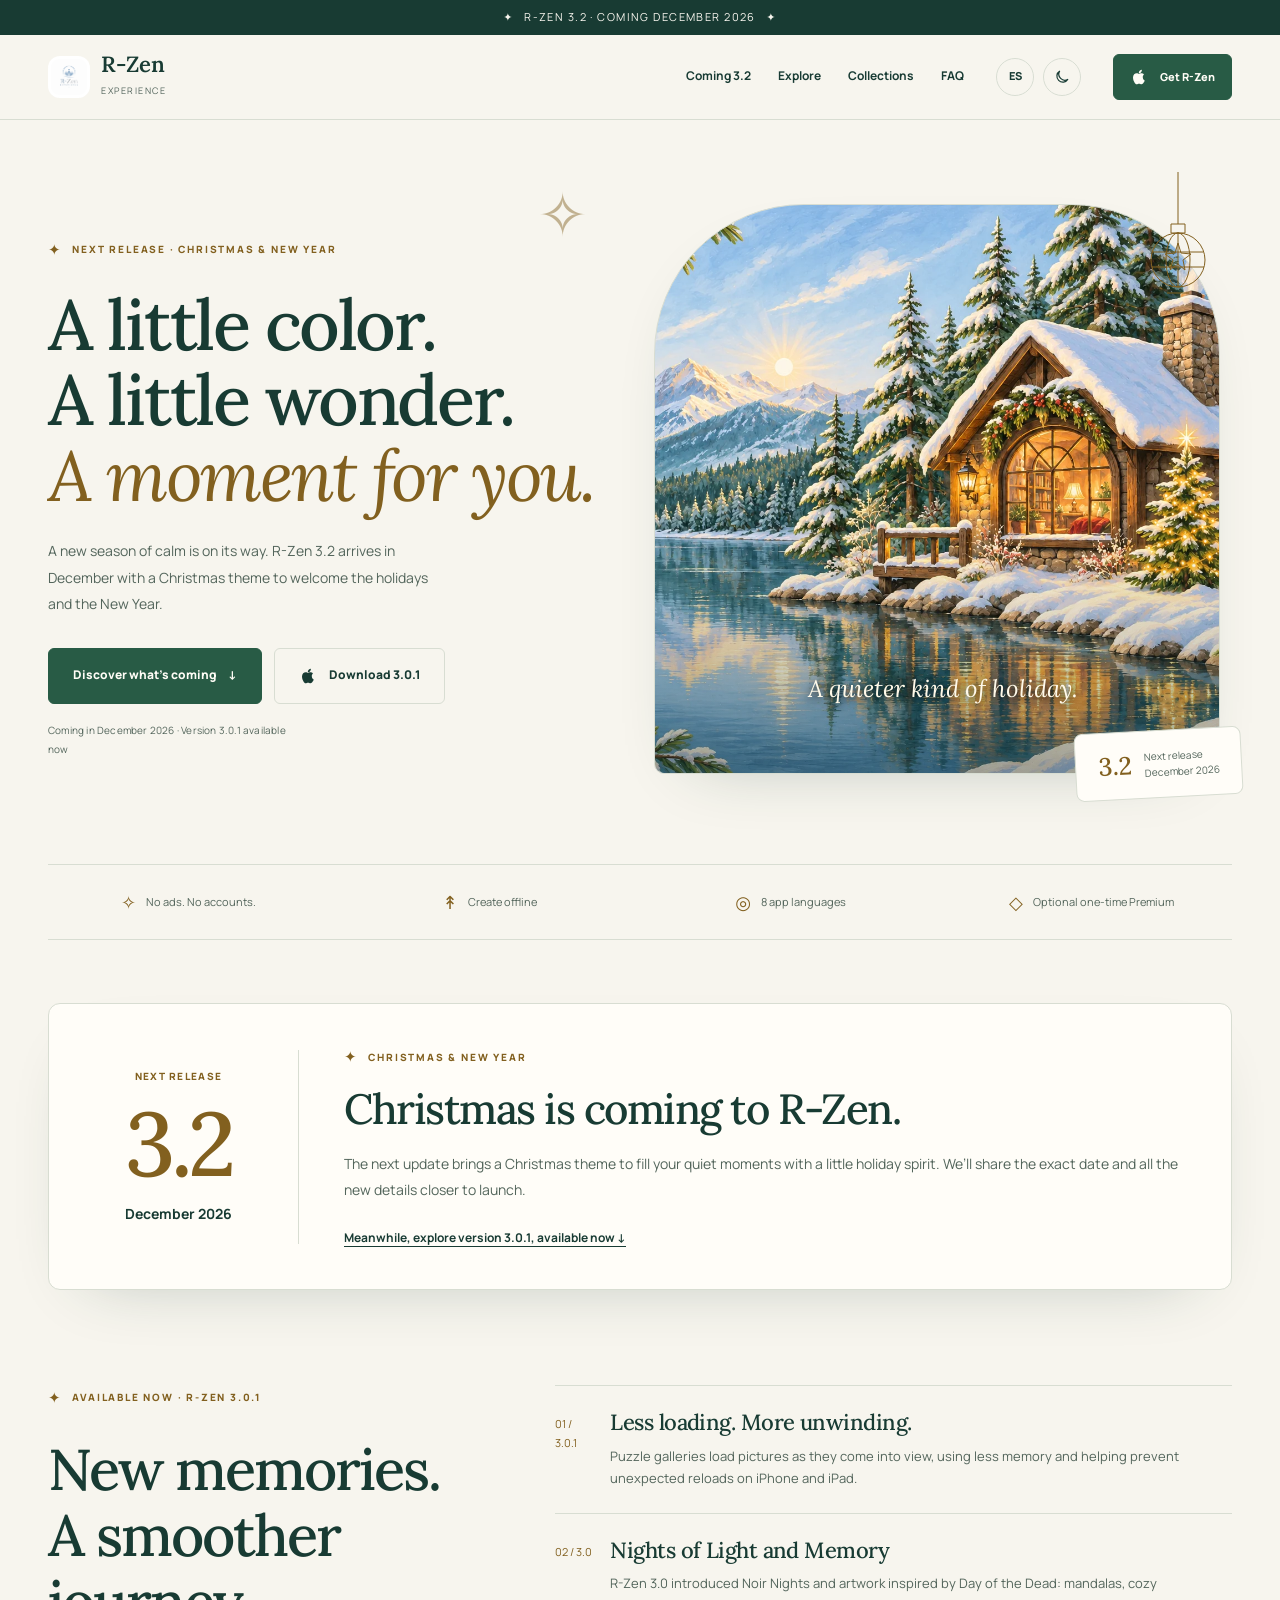
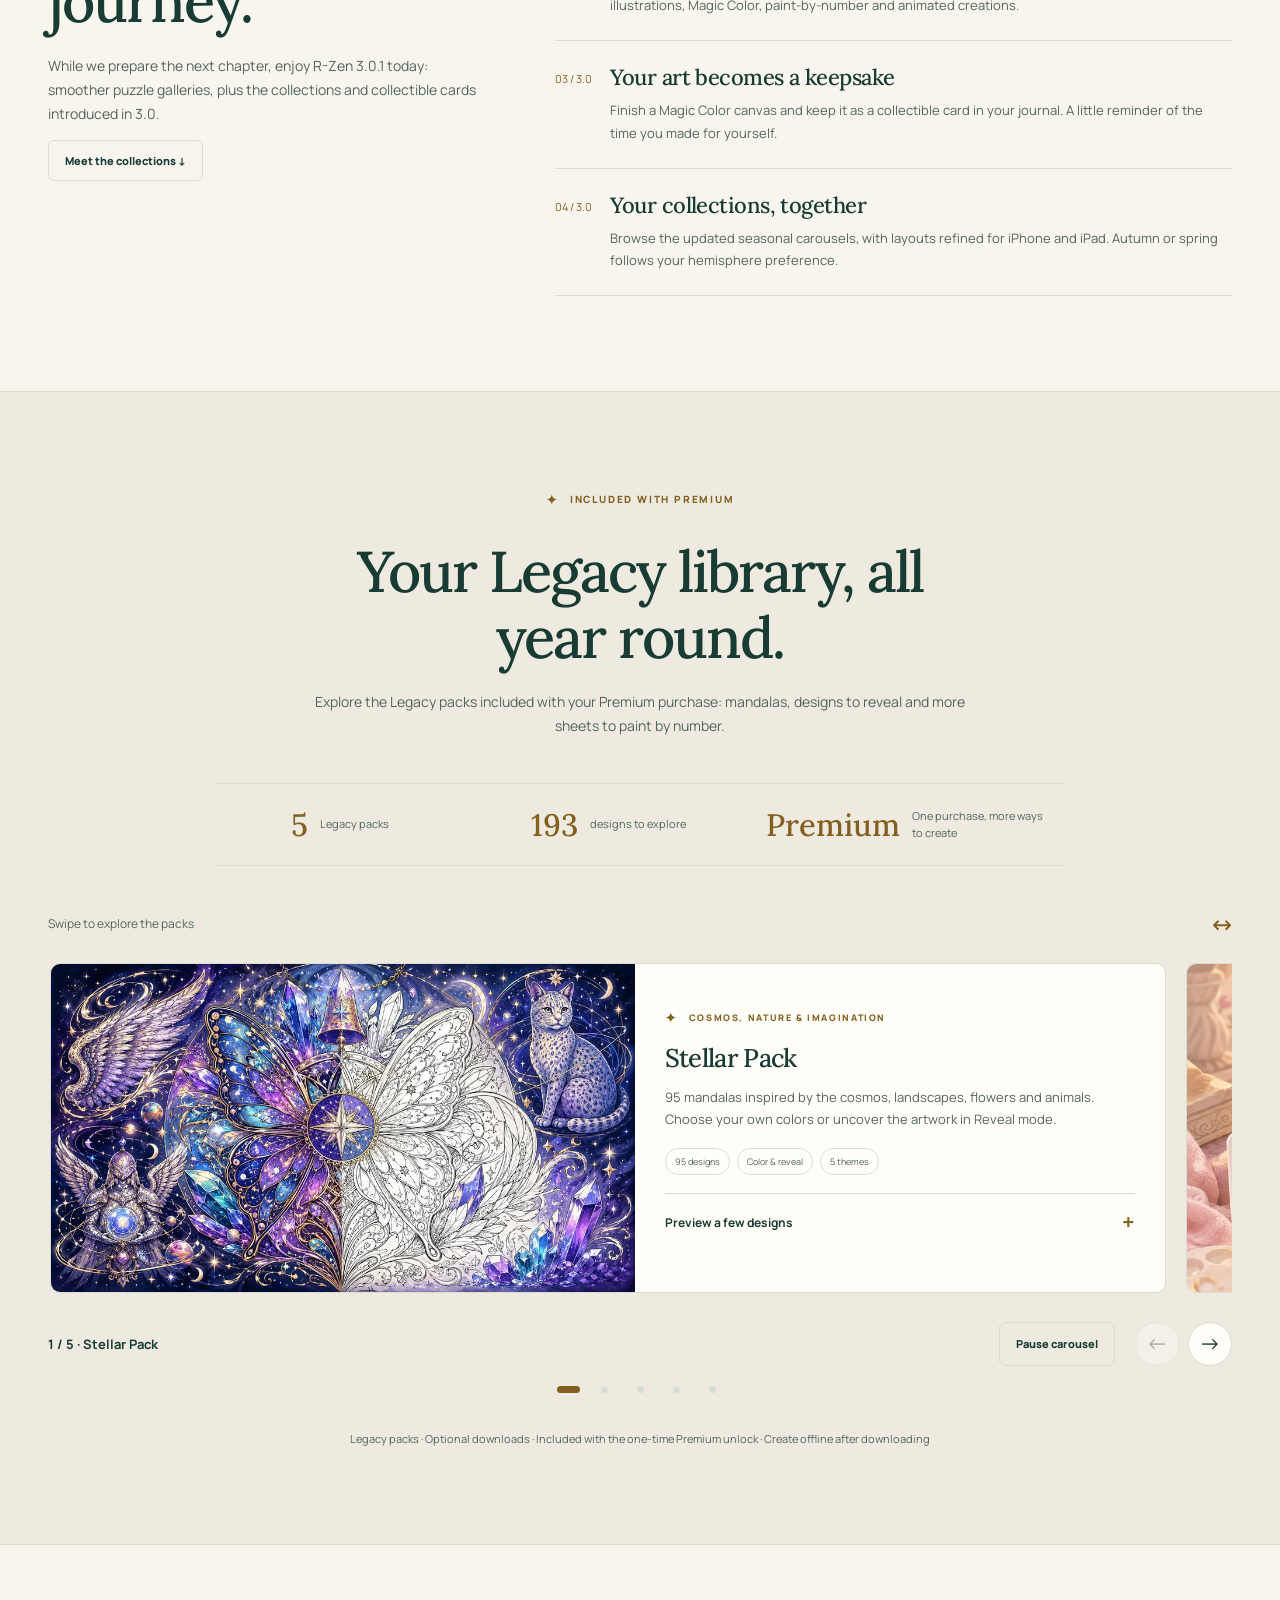
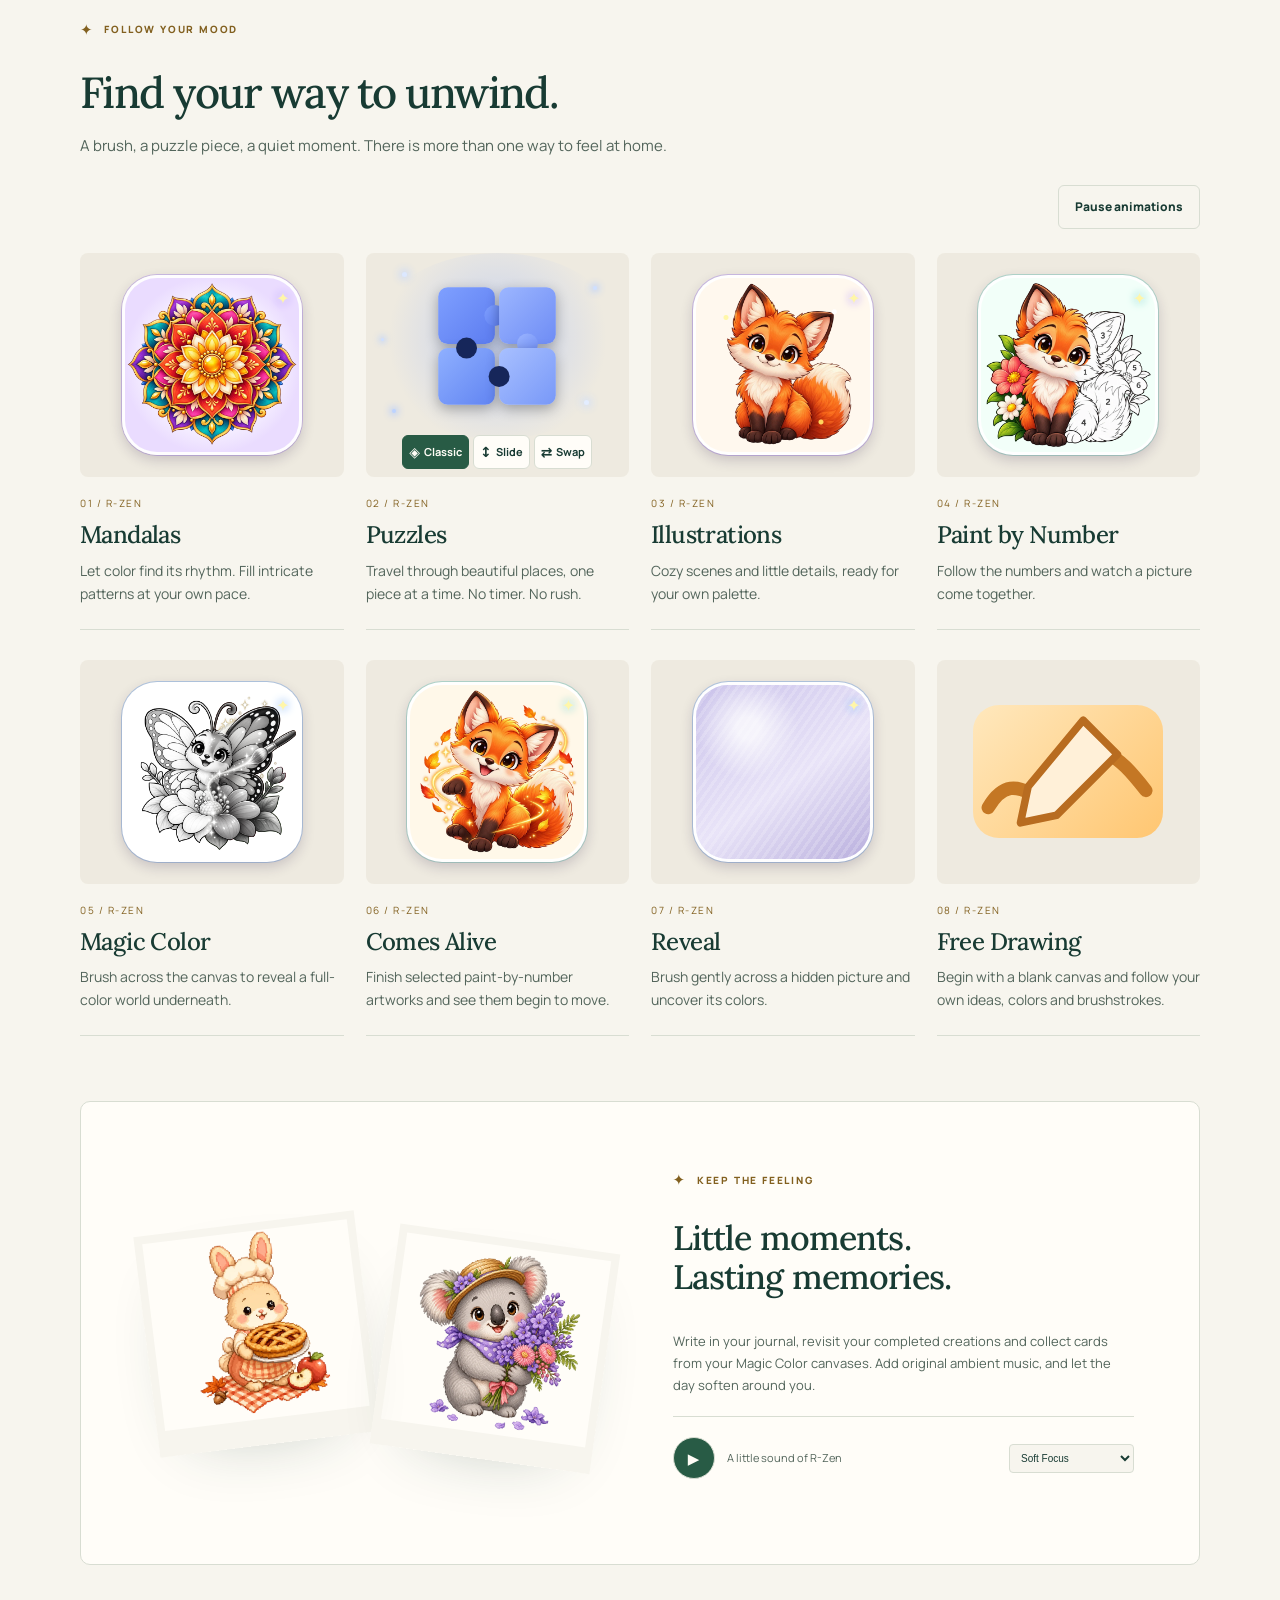
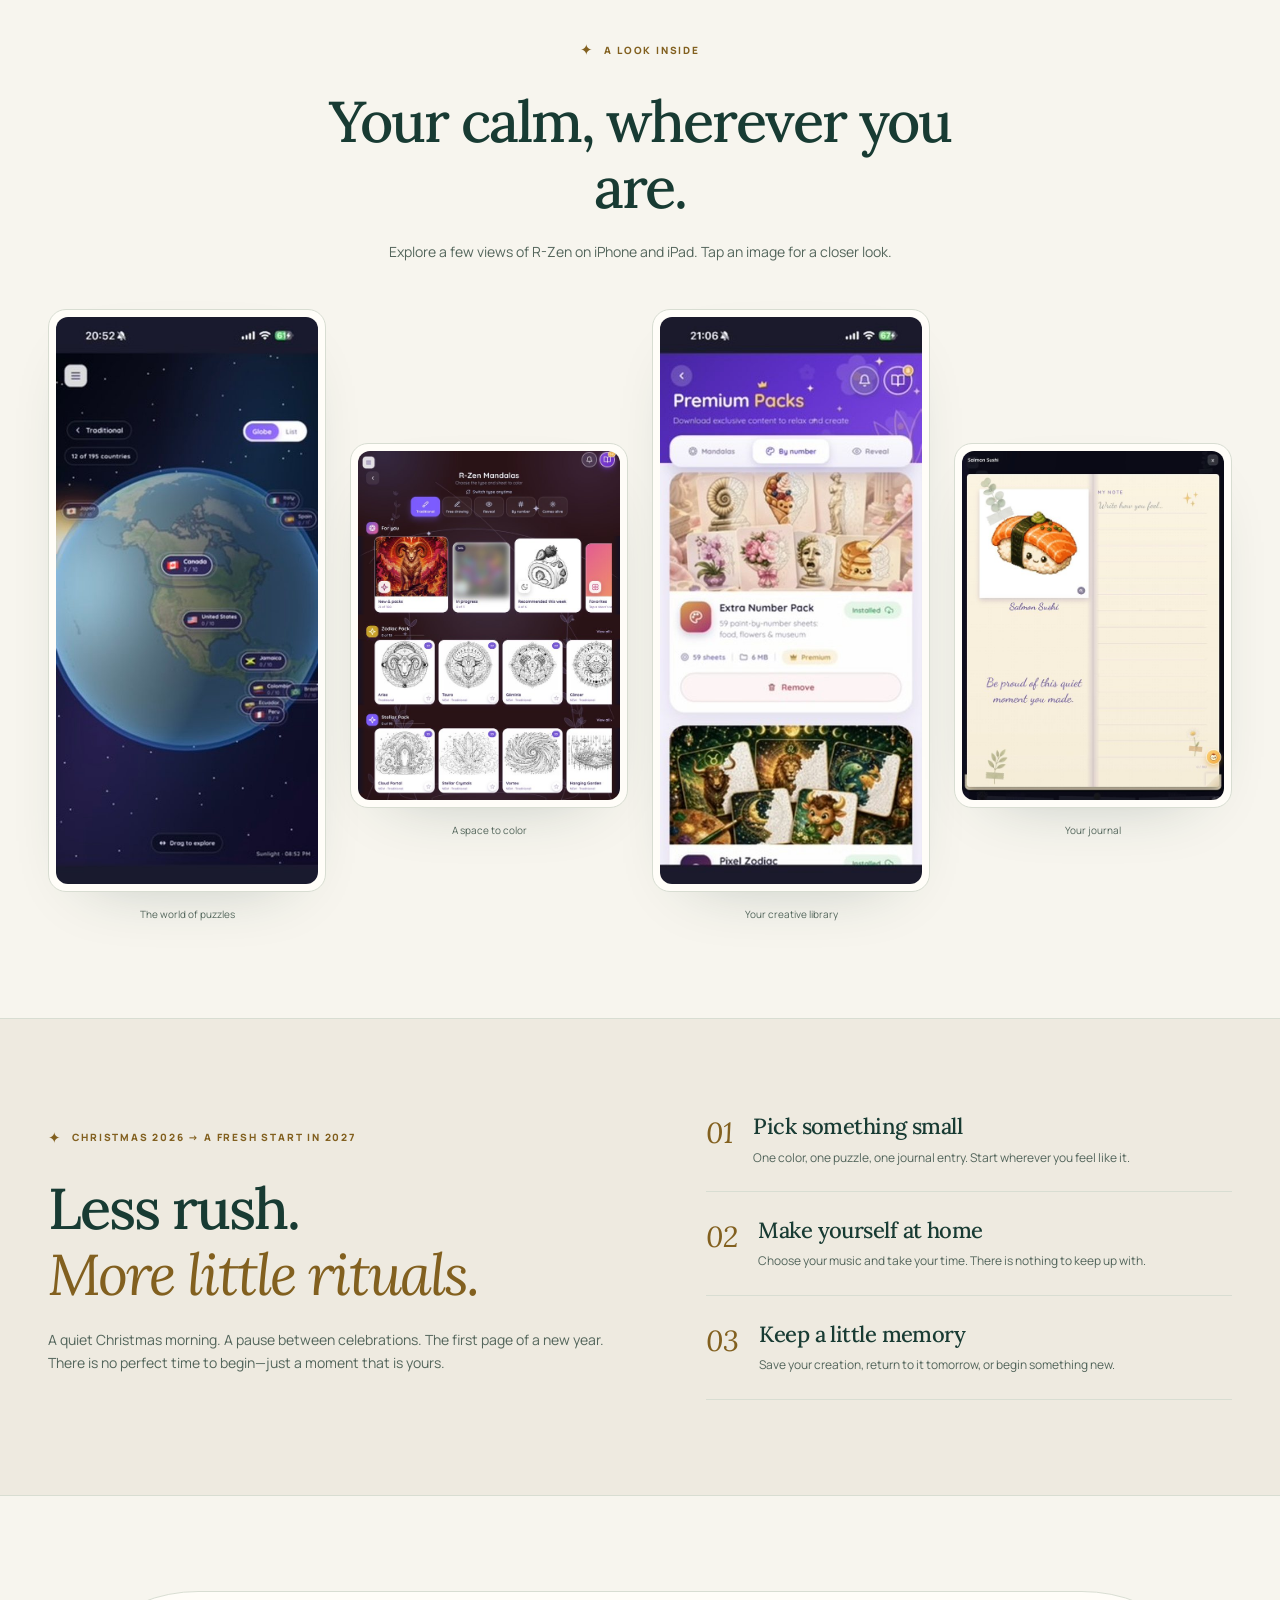
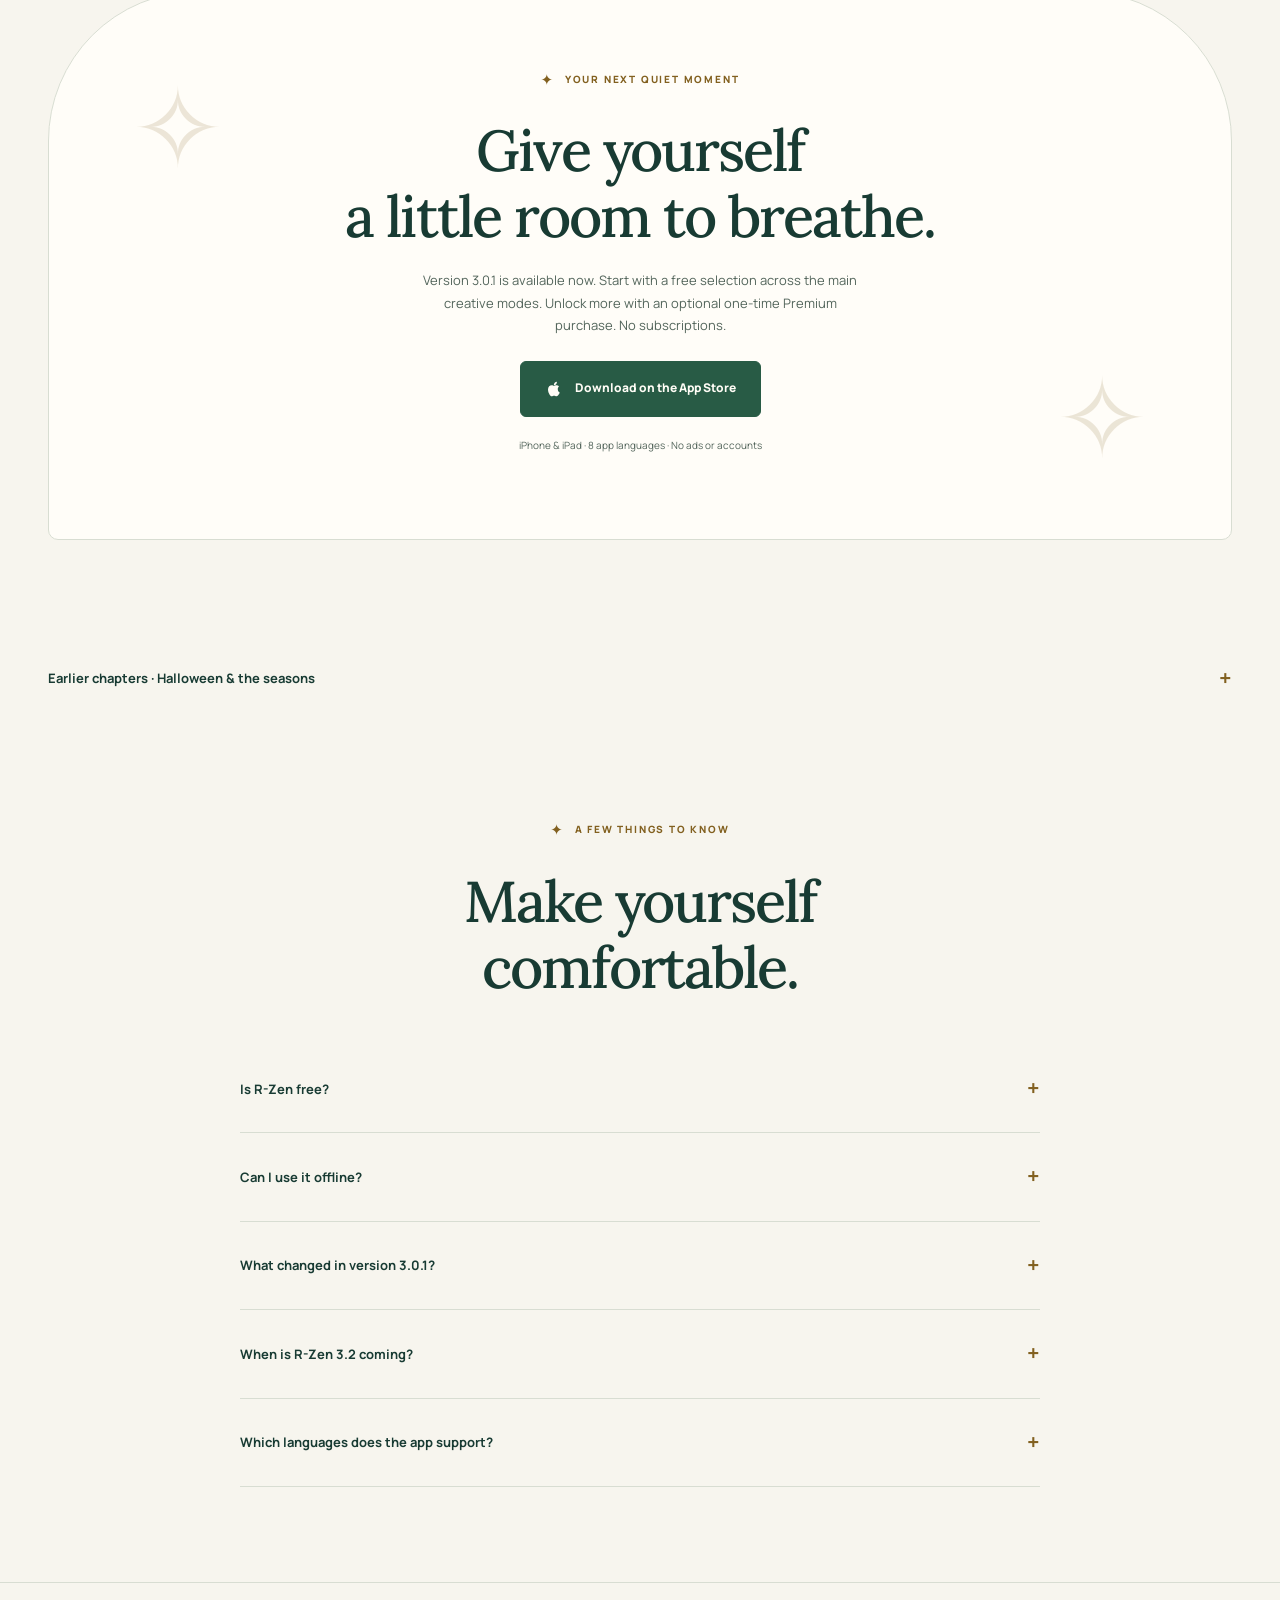
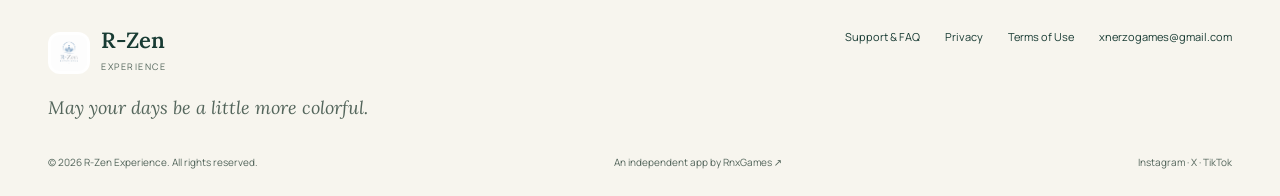
<file: r-zen.html>
<!doctype html>
<html lang="en">
<head>
<meta charset="utf-8"><meta name="viewport" content="width=device-width, initial-scale=1">
<title>R-Zen 3.2 — Christmas update coming December 2026</title>
<meta name="description" content="R-Zen 3.2 arrives in December 2026 with a Christmas-themed update. Discover the next chapter, or download the current version 3.0.1 for iPhone and iPad.">
<link rel="canonical" href="https://rnxgames.com/r-zen.html">
<link rel="alternate" hreflang="en" href="https://rnxgames.com/r-zen.html">
<link rel="alternate" hreflang="es" href="https://rnxgames.com/r-zen-es.html">
<link rel="alternate" hreflang="x-default" href="https://rnxgames.com/r-zen.html">
<meta property="og:type" content="website"><meta property="og:title" content="R-Zen 3.2 — Christmas update coming December 2026">
<meta property="og:description" content="R-Zen 3.2 arrives in December 2026 with a Christmas-themed update. Discover the next chapter, or download the current version 3.0.1 for iPhone and iPad."><meta property="og:url" content="https://rnxgames.com/r-zen.html">
<meta property="og:locale" content="en_US">
<meta property="og:image" content="https://rnxgames.com/assets/holiday/social-card.jpg">
<meta property="og:image:width" content="1200"><meta property="og:image:height" content="630">
<meta property="og:image:alt" content="Illustrated snowy lakeside cabin and Christmas tree, with warm golden lights among evergreen trees.">
<meta name="twitter:card" content="summary_large_image"><meta name="twitter:title" content="R-Zen 3.2 — Christmas update coming December 2026">
<meta name="twitter:description" content="R-Zen 3.2 arrives in December 2026 with a Christmas-themed update. Discover the next chapter, or download the current version 3.0.1 for iPhone and iPad."><meta name="twitter:image" content="https://rnxgames.com/assets/holiday/social-card.jpg">
<meta name="theme-color" content="#f7f5ee"><link rel="icon" href="./assets/logo.png"><link rel="apple-touch-icon" href="./assets/logo.png"><link rel="manifest" href="./site.webmanifest">
<link rel="preconnect" href="https://fonts.googleapis.com"><link rel="preconnect" href="https://fonts.gstatic.com" crossorigin>
<script>try{const t=localStorage.getItem('rzen-web-theme');if(t==='dark'||t==='light')document.documentElement.dataset.theme=t;}catch{}</script>
<link rel="stylesheet" href="./assets/rzen-holiday.css?v=20261114-pack-autoplay">
<link rel="stylesheet" href="./assets/app-previews.css?v=20261114-pack-autoplay">
<link rel="stylesheet" href="./assets/app-preview-layout.css?v=20261114-pack-autoplay">
<script src="./assets/rzen-holiday.js?v=20261114-pack-autoplay" defer></script>
<script type="application/ld+json">{"@context": "https://schema.org", "@type": "SoftwareApplication", "name": "R-Zen Experience", "softwareVersion": "3.0.1", "operatingSystem": "iOS", "applicationCategory": "LifestyleApplication", "description": "A calm space for mandalas, puzzles, paint by number, Magic Color and your journal on iPhone and iPad.", "url": "https://rnxgames.com/r-zen.html", "downloadUrl": "https://apps.apple.com/app/id6786930057", "image": "https://rnxgames.com/assets/logo.png", "inLanguage": ["es", "en", "pt", "fr", "it", "ja", "de", "vi"]}</script>
<noscript><style>@media(max-width:899px){.nav-links{position:static;display:flex;flex-wrap:wrap;padding:12px 0;border:0}.nav{flex-wrap:wrap}}.tools{margin-left:auto}</style></noscript>
</head>
<body>
<a class="skip" href="#main">Skip to content</a>
<div class="announcement"><a href="#next-release">✦ &nbsp; R-Zen 3.2 · Coming December 2026 &nbsp; ✦</a></div>
<header class="site-header"><div class="wrap nav">
<a class="brand" href="./index.html"><img src="./assets/logo.png" width="42" height="42" alt=""><span><strong>R-Zen</strong><small>Experience</small></span></a>
<nav class="nav-links" id="navigation" aria-label="Main navigation"><a href="#next-release">Coming 3.2</a><a href="#explore">Explore</a><a href="#collections">Collections</a><a href="#faq">FAQ</a></nav>
<div class="tools"><a class="lang" href="./r-zen-es.html" data-language lang="es" hreflang="es" aria-label="Leer en español">ES</a>
<button class="icon-button" type="button" data-theme-toggle hidden aria-label="Switch theme"><svg data-moon viewBox="0 0 24 24" aria-hidden="true"><path d="M20 15A8 8 0 0 1 9 4a8 8 0 1 0 11 11Z"/></svg></button>
<button class="icon-button menu-button" data-menu-toggle type="button" hidden aria-label="Menu" aria-expanded="false" aria-controls="navigation"><svg viewBox="0 0 24 24" aria-hidden="true"><path d="M4 7h16M4 12h16M4 17h16"/></svg></button></div>
<a class="button small" href="https://apps.apple.com/app/id6786930057" target="_blank" rel="noopener" data-download><svg viewBox="0 0 24 24" aria-hidden="true"><path d="M17 12c0-2 1.5-3.1 1.6-3.2-1-1.5-2.6-1.7-3.2-1.7-1.4-.1-2.7.8-3.4.8-.7 0-1.8-.8-3-.8C6.5 7.1 4 9 4 12.8c0 2.4.9 4.9 2 6.5.9 1.3 1.7 2.4 2.9 2.4s1.7-.8 3.2-.8 1.9.8 3.2.8 2.1-1.1 2.9-2.3c1-1.4 1.4-2.8 1.4-2.9-.1 0-2.6-1-2.6-4.5ZM14.8 5.5c.7-.9 1.2-2.1 1.1-3.3-1 .1-2.3.7-3 1.6-.6.7-1.2 1.9-1.1 3.1 1.1.1 2.3-.5 3-1.4Z"/></svg>Get R-Zen</a></div></header>
<main id="main">
<section class="hero" id="home" aria-labelledby="hero-title"><div class="wrap">
<div class="hero-grid"><div class="hero-copy"><div class="eyebrow">Next release · Christmas & New Year</div><h1 id="hero-title">A little color.<br>A little wonder.<br><em>A moment for you.</em></h1><p>A new season of calm is on its way. R-Zen 3.2 arrives in December with a Christmas theme to welcome the holidays and the New Year.</p><div class="hero-actions"><a class="button" href="#next-release">Discover what’s coming <span aria-hidden="true">↓</span></a><a class="button secondary" href="https://apps.apple.com/app/id6786930057" target="_blank" rel="noopener" data-download><svg viewBox="0 0 24 24" aria-hidden="true"><path d="M17 12c0-2 1.5-3.1 1.6-3.2-1-1.5-2.6-1.7-3.2-1.7-1.4-.1-2.7.8-3.4.8-.7 0-1.8-.8-3-.8C6.5 7.1 4 9 4 12.8c0 2.4.9 4.9 2 6.5.9 1.3 1.7 2.4 2.9 2.4s1.7-.8 3.2-.8 1.9.8 3.2.8 2.1-1.1 2.9-2.3c1-1.4 1.4-2.8 1.4-2.9-.1 0-2.6-1-2.6-4.5ZM14.8 5.5c.7-.9 1.2-2.1 1.1-3.3-1 .1-2.3.7-3 1.6-.6.7-1.2 1.9-1.1 3.1 1.1.1 2.3-.5 3-1.4Z"/></svg>Download 3.0.1</a></div><p class="hero-note">Coming in December 2026 · Version 3.0.1 available now</p></div>
<div class="hero-art"><div class="hero-scene" role="img" aria-label="Illustrated snowy lakeside cabin and Christmas tree, with warm golden lights among evergreen trees."></div><div class="ornament" aria-hidden="true"><svg viewBox="0 0 80 130"><path d="M40 0v52m-7 0h14v9H33z"/><circle cx="40" cy="88" r="27"/><ellipse cx="40" cy="88" rx="12" ry="27"/><path d="M15 80h50M14 95h52M40 60v55M29 121h22"/><path d="m40 71 3 10 10 1-8 6 2 10-7-6-8 6 3-10-8-6 10-1Z"/></svg></div><div class="art-tag">A quieter kind of holiday.</div><div class="version-tag"><b>3.2</b><span>Next release<br>December 2026</span></div></div></div>
<div class="trust"><div><span aria-hidden="true">✧</span>No ads. No accounts.</div><div><span aria-hidden="true">↟</span>Create offline</div><div><span aria-hidden="true">◎</span>8 app languages</div><div><span aria-hidden="true">◇</span>Optional one-time Premium</div></div></div></section>
<section class="section launch-section" id="next-release" aria-labelledby="launch-title"><div class="wrap launch-panel"><div class="launch-date"><span>NEXT RELEASE</span><strong>3.2</strong><time datetime="2026-12">December 2026</time></div><div class="launch-copy"><div class="eyebrow">Christmas & New Year</div><h2 id="launch-title">Christmas is coming to R-Zen.</h2><p>The next update brings a Christmas theme to fill your quiet moments with a little holiday spirit. We’ll share the exact date and all the new details closer to launch.</p><a class="launch-current" href="#whats-new">Meanwhile, explore version 3.0.1, available now <span aria-hidden="true">↓</span></a></div></div></section>
<section class="section" id="whats-new"><div class="wrap release"><div class="release-intro"><div class="eyebrow">Available now · R-Zen 3.0.1</div><h2>New memories.<br>A smoother journey.</h2><p>While we prepare the next chapter, enjoy R-Zen 3.0.1 today: smoother puzzle galleries, plus the collections and collectible cards introduced in 3.0.</p><a class="button secondary small" href="#collections">Meet the collections ↓</a></div><div class="release-list"><article class="release-row"><span>01 / 3.0.1</span><div><h3>Less loading. More unwinding.</h3><p>Puzzle galleries load pictures as they come into view, using less memory and helping prevent unexpected reloads on iPhone and iPad.</p></div></article><article class="release-row"><span>02 / 3.0</span><div><h3>Nights of Light and Memory</h3><p>R-Zen 3.0 introduced Noir Nights and artwork inspired by Day of the Dead: mandalas, cozy illustrations, Magic Color, paint-by-number and animated creations.</p></div></article><article class="release-row"><span>03 / 3.0</span><div><h3>Your art becomes a keepsake</h3><p>Finish a Magic Color canvas and keep it as a collectible card in your journal. A little reminder of the time you made for yourself.</p></div></article><article class="release-row"><span>04 / 3.0</span><div><h3>Your collections, together</h3><p>Browse the updated seasonal carousels, with layouts refined for iPhone and iPad. Autumn or spring follows your hemisphere preference.</p></div></article></div></div></section>
<section class="section collections" id="collections"><div class="wrap"><div class="section-head center"><div class="eyebrow">Included with Premium</div><h2>Your Legacy library, all year round.</h2><p>Explore the Legacy packs included with your Premium purchase: mandalas, designs to reveal and more sheets to paint by number.</p></div><div class="collection-stats" aria-label="Legacy library"><div><strong>5</strong><span>Legacy packs</span></div><div><strong>193</strong><span>designs to explore</span></div><div><strong>Premium</strong><span>One purchase, more ways to create</span></div></div><div class="pack-carousel" role="region" aria-roledescription="carousel" aria-label="Legacy packs included with Premium"><p class="pack-carousel-hint">Swipe to explore the packs <span aria-hidden="true">↔</span></p><div class="collection-grid pack-track" id="legacy-pack-track" tabindex="0" aria-label="Legacy collections: use arrow keys to navigate"><article class="collection-card pack-slide" data-pack-id="md-estelar"><div class="collection-cover"><img class="pack-cover-image" src="./assets/legacy-packs/estelar-cover.webp" width="1000" height="563" alt="Stellar Pack" loading="lazy" decoding="async"></div><div class="collection-body"><div class="eyebrow">Cosmos, nature &amp; imagination</div><h3>Stellar Pack</h3><p>95 mandalas inspired by the cosmos, landscapes, flowers and animals. Choose your own colors or uncover the artwork in Reveal mode.</p><div class="chips"><span>95 designs</span><span>Color &amp; reveal</span><span>5 themes</span></div><details class="pack-examples"><summary>Preview a few designs</summary><div class="pack-example-grid"><img src="./assets/legacy-packs/estelar-1.webp" width="360" height="270" alt="Stellar Pack — example 1" loading="lazy" decoding="async"><img src="./assets/legacy-packs/estelar-2.webp" width="360" height="360" alt="Stellar Pack — example 2" loading="lazy" decoding="async"><img src="./assets/legacy-packs/estelar-3.webp" width="360" height="270" alt="Stellar Pack — example 3" loading="lazy" decoding="async"></div></details></div></article><article class="collection-card pack-slide" data-pack-id="nm-numero"><div class="collection-cover"><img class="pack-cover-image" src="./assets/legacy-packs/numero-cover.webp" width="1000" height="563" alt="Extra Number Pack" loading="lazy" decoding="async"></div><div class="collection-body"><div class="eyebrow">Food, flowers &amp; art</div><h3>Extra Number Pack</h3><p>59 paint-by-number sheets featuring colorful food, floral compositions and museum artwork. Follow the numbers and discover every detail.</p><div class="chips"><span>59 sheets</span><span>Paint by Number</span><span>Food · flowers · museum</span></div><details class="pack-examples"><summary>Preview a few designs</summary><div class="pack-example-grid"><img src="./assets/legacy-packs/numero-1.webp" width="280" height="280" alt="Extra Number Pack — example 1" loading="lazy" decoding="async"><img src="./assets/legacy-packs/numero-2.webp" width="300" height="300" alt="Extra Number Pack — example 2" loading="lazy" decoding="async"><img src="./assets/legacy-packs/numero-3.webp" width="300" height="300" alt="Extra Number Pack — example 3" loading="lazy" decoding="async"></div></details></div></article><article class="collection-card pack-slide" data-pack-id="md-zodiaco"><div class="collection-cover"><img class="pack-cover-image" src="./assets/legacy-packs/zodiaco-cover.webp" width="1000" height="563" alt="Zodiac Pack" loading="lazy" decoding="async"></div><div class="collection-body"><div class="eyebrow">Your sign, your colors</div><h3>Zodiac Pack</h3><p>13 zodiac designs to color and reveal. Explore celestial signs and details with your own palette, or uncover their colors a little at a time.</p><div class="chips"><span>13 signs</span><span>Color &amp; reveal</span><span>Zodiac inspiration</span></div><details class="pack-examples"><summary>Preview a few designs</summary><div class="pack-example-grid"><img src="./assets/legacy-packs/zodiaco-1.webp" width="360" height="360" alt="Zodiac Pack — example 1" loading="lazy" decoding="async"><img src="./assets/legacy-packs/zodiaco-2.webp" width="360" height="360" alt="Zodiac Pack — example 2" loading="lazy" decoding="async"><img src="./assets/legacy-packs/zodiaco-3.webp" width="360" height="360" alt="Zodiac Pack — example 3" loading="lazy" decoding="async"></div></details></div></article><article class="collection-card pack-slide" data-pack-id="nm-zodiaco-pixel"><div class="collection-cover pack-samples zodiaco-pixel"><img src="./assets/legacy-packs/zodiaco-pixel-1.webp" width="320" height="320" alt="Pixel Zodiac — example 1" loading="lazy" decoding="async"><img src="./assets/legacy-packs/zodiaco-pixel-2.webp" width="320" height="320" alt="Pixel Zodiac — example 2" loading="lazy" decoding="async"><img src="./assets/legacy-packs/zodiaco-pixel-3.webp" width="320" height="320" alt="Pixel Zodiac — example 3" loading="lazy" decoding="async"></div><div class="collection-body"><div class="eyebrow">The zodiac in epic pixel art</div><h3>Pixel Zodiac</h3><p>The 13 zodiac signs take shape in an epic pixel-art collection for paint by number. Fill the cells and reveal each illustration.</p><div class="chips"><span>13 sheets</span><span>Paint by Number</span><span>Epic pixel art</span></div></div></article><article class="collection-card pack-slide" data-pack-id="nm-zodiaco-chibi"><div class="collection-cover pack-samples zodiaco-chibi"><img src="./assets/legacy-packs/zodiaco-chibi-1.webp" width="320" height="320" alt="Chibi Zodiac — example 1" loading="lazy" decoding="async"><img src="./assets/legacy-packs/zodiaco-chibi-2.webp" width="320" height="320" alt="Chibi Zodiac — example 2" loading="lazy" decoding="async"><img src="./assets/legacy-packs/zodiaco-chibi-3.webp" width="320" height="320" alt="Chibi Zodiac — example 3" loading="lazy" decoding="async"></div><div class="collection-body"><div class="eyebrow">The softer side of the zodiac</div><h3>Chibi Zodiac</h3><p>13 zodiac characters in chibi style for paint by number. A cute, colorful take on the signs, filled with little details.</p><div class="chips"><span>13 sheets</span><span>Paint by Number</span><span>Chibi style</span></div></div></article></div><div class="pack-carousel-controls" data-carousel-ui hidden><p class="pack-carousel-status" data-pack-status role="status" aria-live="polite" aria-atomic="true">1 / 5 · Stellar Pack</p><button class="button secondary small pack-carousel-auto" type="button" data-pack-auto aria-controls="legacy-pack-track">Pause carousel</button><div class="pack-carousel-arrows"><button type="button" data-pack-prev aria-label="Previous pack" aria-controls="legacy-pack-track" disabled>←</button><button type="button" data-pack-next aria-label="Next pack" aria-controls="legacy-pack-track">→</button></div><div class="pack-carousel-dots" role="group" aria-label="Choose a pack"><button type="button" data-pack-dot="0" aria-label="Stellar Pack" aria-controls="legacy-pack-track" aria-current="true" title="Stellar Pack"><span aria-hidden="true"></span></button><button type="button" data-pack-dot="1" aria-label="Extra Number Pack" aria-controls="legacy-pack-track" aria-current="false" title="Extra Number Pack"><span aria-hidden="true"></span></button><button type="button" data-pack-dot="2" aria-label="Zodiac Pack" aria-controls="legacy-pack-track" aria-current="false" title="Zodiac Pack"><span aria-hidden="true"></span></button><button type="button" data-pack-dot="3" aria-label="Pixel Zodiac" aria-controls="legacy-pack-track" aria-current="false" title="Pixel Zodiac"><span aria-hidden="true"></span></button><button type="button" data-pack-dot="4" aria-label="Chibi Zodiac" aria-controls="legacy-pack-track" aria-current="false" title="Chibi Zodiac"><span aria-hidden="true"></span></button></div></div></div><p class="collection-note">Legacy packs · Optional downloads · Included with the one-time Premium unlock · Create offline after downloading</p></div></section>
<section class="section" id="explore"><div class="wrap"><div class="section-head"><div class="eyebrow">Follow your mood</div><h2>Find your way to unwind.</h2><p>A brush, a puzzle piece, a quiet moment. There is more than one way to feel at home.</p></div><div class="app-preview-toolbar"><button class="button secondary small" type="button" data-preview-motion aria-pressed="false" hidden>Pause animations</button></div><div class="modes-grid"><article class="mode" data-app-mode="traditional"><div class="mode-picture app-mode-preview" data-preview-active="true"><div class="app-preview-visual" role="img" aria-label="Animated preview: Mandalas"><div class="app-preview-content" aria-hidden="true"><span class="md-family-thumb md-thumb-trad"></span></div></div></div><span class="mode-index">01 / R-ZEN</span><h3>Mandalas</h3><p>Let color find its rhythm. Fill intricate patterns at your own pace.</p></article><article class="mode" data-app-mode="puzzles"><div class="mode-picture app-mode-preview" data-preview-active="true"><div class="app-preview-visual" role="img" aria-label="Animated preview: Puzzles"><div class="app-preview-content" aria-hidden="true"><div class="app-puzzle-demo" data-puzzle-kind="classic" style="position:relative;flex:0 0 auto;width:190px;height:190px;display:flex;align-items:center;justify-content:center;filter:none;">
                  <div style="position:absolute;width:100%;height:100%;border-radius:50%;background:radial-gradient(circle at 50% 46%,rgba(140,172,255,.42),rgba(140,172,255,0) 66%);animation:pzGlowPulse 3.4s ease-in-out infinite;pointer-events:none;"></div>
                  <div style="position:absolute;top:10%;left:14%;width:5px;height:5px;border-radius:50%;background:#dce8ff;box-shadow:0 0 8px 2px rgba(190,212,255,.95);--sx:-7px;--sy:-13px;animation:pzSpark 2.6s ease-in-out infinite;pointer-events:none;"></div>
                  <div style="position:absolute;top:18%;right:12%;width:4px;height:4px;border-radius:50%;background:#cfe0ff;box-shadow:0 0 7px 2px rgba(180,205,255,.9);--sx:8px;--sy:-10px;animation:pzSpark 3.1s ease-in-out .5s infinite;pointer-events:none;"></div>
                  <div style="position:absolute;bottom:14%;left:10%;width:4px;height:4px;border-radius:50%;background:#bcd3ff;box-shadow:0 0 7px 2px rgba(170,198,255,.85);--sx:-6px;--sy:11px;animation:pzSpark 2.9s ease-in-out 1.1s infinite;pointer-events:none;"></div>
                  <div style="position:absolute;bottom:18%;right:15%;width:5px;height:5px;border-radius:50%;background:#e3edff;box-shadow:0 0 8px 2px rgba(200,220,255,.95);--sx:7px;--sy:12px;animation:pzSpark 3.4s ease-in-out .8s infinite;pointer-events:none;"></div>
                  <div style="position:absolute;top:46%;left:6%;width:3px;height:3px;border-radius:50%;background:#cfe0ff;box-shadow:0 0 6px 2px rgba(180,205,255,.8);--sx:-9px;--sy:-3px;animation:pzSpark 2.7s ease-in-out 1.5s infinite;pointer-events:none;"></div>
                  <div style="position:relative;flex:0 0 auto;width:124px;height:124px;transform:scale(var(--puzzle-scale,1.15));">
                    <div style="position:absolute;left:6px;top:6px;width:54px;height:54px;border-radius:9px;background:linear-gradient(135deg,#7FA0FF,#5C7CF0);box-shadow:0 4px 12px rgba(0,0,0,.3);animation:asmTL 3.4s ease-in-out infinite;"><div style="position:absolute;right:-10px;top:50%;transform:translateY(-50%);width:20px;height:20px;border-radius:50%;background:linear-gradient(135deg,#7FA0FF,#5C7CF0);"></div></div>
                    <div style="position:absolute;right:6px;top:6px;width:54px;height:54px;border-radius:9px;background:linear-gradient(135deg,#9CB6FF,#6E8CF5);box-shadow:0 4px 12px rgba(0,0,0,.3);animation:asmTR 3.4s ease-in-out infinite;"><div style="position:absolute;bottom:-10px;left:50%;transform:translateX(-50%);width:20px;height:20px;border-radius:50%;background:linear-gradient(135deg,#9CB6FF,#6E8CF5);"></div></div>
                    <div style="position:absolute;left:6px;bottom:6px;width:54px;height:54px;border-radius:9px;background:linear-gradient(135deg,#8FB0FF,#6184F2);box-shadow:0 4px 12px rgba(0,0,0,.3);animation:asmBL 3.4s ease-in-out infinite;"><div style="position:absolute;top:-10px;left:50%;transform:translateX(-50%);width:20px;height:20px;border-radius:50%;background:#16265A;"></div></div>
                    <div style="position:absolute;right:6px;bottom:6px;width:54px;height:54px;border-radius:9px;background:linear-gradient(135deg,#A8C0FF,#7898F8);box-shadow:0 4px 12px rgba(0,0,0,.3);animation:asmBR 3.4s ease-in-out infinite;"><div style="position:absolute;left:-10px;top:50%;transform:translateY(-50%);width:20px;height:20px;border-radius:50%;background:#16265A;"></div></div>
                  </div>
                </div><div class="app-puzzle-demo" data-puzzle-kind="slide" hidden style="position:relative;flex:0 0 auto;width:190px;height:190px;display:flex;align-items:center;justify-content:center;filter:none;">
                  <div style="position:absolute;width:100%;height:100%;border-radius:50%;background:radial-gradient(circle at 50% 46%,rgba(176,150,255,.42),rgba(176,150,255,0) 66%);animation:pzGlowPulse 3.6s ease-in-out infinite;pointer-events:none;"></div>
                  <div style="position:absolute;top:10%;left:14%;width:5px;height:5px;border-radius:50%;background:#ecdfff;box-shadow:0 0 8px 2px rgba(214,190,255,.95);--sx:-7px;--sy:-13px;animation:pzSpark 2.8s ease-in-out .3s infinite;pointer-events:none;"></div>
                  <div style="position:absolute;top:18%;right:12%;width:4px;height:4px;border-radius:50%;background:#dccaff;box-shadow:0 0 7px 2px rgba(200,176,255,.9);--sx:8px;--sy:-10px;animation:pzSpark 3.2s ease-in-out .7s infinite;pointer-events:none;"></div>
                  <div style="position:absolute;bottom:14%;left:10%;width:4px;height:4px;border-radius:50%;background:#d0b9ff;box-shadow:0 0 7px 2px rgba(192,166,255,.85);--sx:-6px;--sy:11px;animation:pzSpark 2.7s ease-in-out 1.3s infinite;pointer-events:none;"></div>
                  <div style="position:absolute;bottom:18%;right:15%;width:5px;height:5px;border-radius:50%;background:#f0e6ff;box-shadow:0 0 8px 2px rgba(220,200,255,.95);--sx:7px;--sy:12px;animation:pzSpark 3.5s ease-in-out 1s infinite;pointer-events:none;"></div>
                  <div style="position:absolute;top:46%;left:6%;width:3px;height:3px;border-radius:50%;background:#dccaff;box-shadow:0 0 6px 2px rgba(200,176,255,.8);--sx:-9px;--sy:-3px;animation:pzSpark 2.9s ease-in-out 1.7s infinite;pointer-events:none;"></div>
                  <div style="position:relative;flex:0 0 auto;width:138px;height:138px;transform:scale(var(--puzzle-scale,1.15));">
                    <div style="position:absolute;left:3px;top:3px;width:40px;height:40px;border-radius:8px;background:rgba(180,160,240,.28);"></div>
                    <div style="position:absolute;left:49px;top:3px;width:40px;height:40px;border-radius:8px;background:rgba(180,160,240,.28);"></div>
                    <div style="position:absolute;left:95px;top:3px;width:40px;height:40px;border-radius:8px;background:rgba(180,160,240,.28);"></div>
                    <div style="position:absolute;left:3px;top:49px;width:40px;height:40px;border-radius:8px;background:rgba(180,160,240,.28);"></div>
                    <div style="position:absolute;left:49px;top:49px;width:40px;height:40px;border-radius:8px;background:rgba(180,160,240,.28);"></div>
                    <div style="position:absolute;left:95px;top:49px;width:40px;height:40px;border-radius:8px;background:linear-gradient(135deg,#C5AEFF,#9B78F0);box-shadow:0 4px 12px rgba(0,0,0,.32);animation:slideDn 3.6s ease-in-out infinite;"></div>
                    <div style="position:absolute;left:3px;top:95px;width:40px;height:40px;border-radius:8px;background:rgba(180,160,240,.28);"></div>
                    <div style="position:absolute;left:49px;top:95px;width:40px;height:40px;border-radius:8px;background:linear-gradient(135deg,#B69BFF,#8C66EC);box-shadow:0 4px 12px rgba(0,0,0,.32);animation:slideRt 3.6s ease-in-out infinite;"></div>
                  </div>
                </div><div class="app-puzzle-demo" data-puzzle-kind="swap" hidden style="position:relative;flex:0 0 auto;width:190px;height:190px;display:flex;align-items:center;justify-content:center;filter:none;">
                  <div style="position:absolute;width:100%;height:100%;border-radius:50%;background:radial-gradient(circle at 50% 46%,rgba(91,232,214,.4),rgba(91,232,214,0) 66%);animation:pzGlowPulse 3.8s ease-in-out infinite;pointer-events:none;"></div>
                  <div style="position:absolute;top:12%;left:12%;width:5px;height:5px;border-radius:50%;background:#D9FFF9;box-shadow:0 0 8px 2px rgba(125,245,226,.9);--sx:-7px;--sy:-13px;animation:pzSpark 2.9s ease-in-out .2s infinite;pointer-events:none;"></div>
                  <div style="position:absolute;top:17%;right:13%;width:4px;height:4px;border-radius:50%;background:#B8FFF3;box-shadow:0 0 7px 2px rgba(110,232,216,.86);--sx:8px;--sy:-10px;animation:pzSpark 3.3s ease-in-out .8s infinite;pointer-events:none;"></div>
                  <div style="position:absolute;bottom:15%;left:11%;width:4px;height:4px;border-radius:50%;background:#A7F5EC;box-shadow:0 0 7px 2px rgba(92,220,203,.82);--sx:-6px;--sy:11px;animation:pzSpark 2.8s ease-in-out 1.2s infinite;pointer-events:none;"></div>
                  <div style="position:relative;flex:0 0 auto;width:138px;height:138px;transform:scale(var(--puzzle-scale,1.15));">
                    <div style="position:absolute;inset:0;border-radius:13px;background:rgba(8,40,49,.34);box-shadow:inset 0 0 0 1px rgba(187,255,244,.14);"></div>
                    <div style="position:absolute;left:3px;top:3px;width:40px;height:40px;border-radius:7px;background:linear-gradient(135deg,#78E5D3,#32B9B4);box-shadow:0 5px 14px rgba(0,0,0,.32);z-index:3;animation:swapTileA 4.2s cubic-bezier(.48,.04,.2,1) infinite;"></div>
                    <div style="position:absolute;left:49px;top:3px;width:40px;height:40px;border-radius:7px;background:linear-gradient(135deg,#3D9FAF,#27798E);"></div>
                    <div style="position:absolute;left:95px;top:3px;width:40px;height:40px;border-radius:7px;background:linear-gradient(135deg,#76CCCA,#3C9FAD);"></div>
                    <div style="position:absolute;left:3px;top:49px;width:40px;height:40px;border-radius:7px;background:linear-gradient(135deg,#2D7D94,#215E75);"></div>
                    <div style="position:absolute;left:49px;top:49px;width:40px;height:40px;border-radius:7px;background:linear-gradient(135deg,#5BBEBE,#338C9D);"></div>
                    <div style="position:absolute;left:95px;top:49px;width:40px;height:40px;border-radius:7px;background:linear-gradient(135deg,#4AA8B1,#2B7489);"></div>
                    <div style="position:absolute;left:3px;top:95px;width:40px;height:40px;border-radius:7px;background:linear-gradient(135deg,#56B7B8,#317F91);"></div>
                    <div style="position:absolute;left:49px;top:95px;width:40px;height:40px;border-radius:7px;background:linear-gradient(135deg,#2B7188,#1E536A);"></div>
                    <div style="position:absolute;left:95px;top:95px;width:40px;height:40px;border-radius:7px;background:linear-gradient(135deg,#FFCA70,#F08D5B);box-shadow:0 5px 14px rgba(0,0,0,.32);z-index:4;animation:swapTileB 4.2s cubic-bezier(.48,.04,.2,1) infinite;"></div>
                    <div style="position:absolute;left:-1px;top:-1px;width:48px;height:48px;border-radius:11px;border:2px solid rgba(213,255,248,.9);box-shadow:0 0 16px rgba(88,238,214,.72);pointer-events:none;animation:swapSelect 4.2s ease-in-out infinite;"></div>
                  </div>
                </div></div></div><div class="app-puzzle-choices" role="group" aria-label="Puzzle type"><button type="button" data-puzzle-choice="classic" aria-pressed="true" aria-label="Classic" title="Classic"><span aria-hidden="true">◈</span><span class="preview-choice-label">Classic</span></button><button type="button" data-puzzle-choice="slide" aria-pressed="false" aria-label="Slide" title="Slide"><span aria-hidden="true">↕</span><span class="preview-choice-label">Slide</span></button><button type="button" data-puzzle-choice="swap" aria-pressed="false" aria-label="Swap" title="Swap"><span aria-hidden="true">⇄</span><span class="preview-choice-label">Swap</span></button></div></div><span class="mode-index">02 / R-ZEN</span><h3>Puzzles</h3><p>Travel through beautiful places, one piece at a time. No timer. No rush.</p></article><article class="mode" data-app-mode="illustrations"><div class="mode-picture app-mode-preview" data-preview-active="true"><div class="app-preview-visual" role="img" aria-label="Animated preview: Illustrations"><div class="app-preview-content" aria-hidden="true"><span class="md-family-thumb md-thumb-illustration"></span></div></div></div><span class="mode-index">03 / R-ZEN</span><h3>Illustrations</h3><p>Cozy scenes and little details, ready for your own palette.</p></article><article class="mode" data-app-mode="by-number"><div class="mode-picture app-mode-preview" data-preview-active="true"><div class="app-preview-visual" role="img" aria-label="Animated preview: Paint by Number"><div class="app-preview-content" aria-hidden="true"><span class="md-family-thumb md-thumb-pbn"></span></div></div></div><span class="mode-index">04 / R-ZEN</span><h3>Paint by Number</h3><p>Follow the numbers and watch a picture come together.</p></article><article class="mode" data-app-mode="magic-color"><div class="mode-picture app-mode-preview" data-preview-active="true"><div class="app-preview-visual" role="img" aria-label="Animated preview: Magic Color"><div class="app-preview-content" aria-hidden="true"><span class="md-family-thumb md-magic-thumb"></span></div></div></div><span class="mode-index">05 / R-ZEN</span><h3>Magic Color</h3><p>Brush across the canvas to reveal a full-color world underneath.</p></article><article class="mode" data-app-mode="comes-alive"><div class="mode-picture app-mode-preview" data-preview-active="true"><div class="app-preview-visual" role="img" aria-label="Animated preview: Comes Alive"><div class="app-preview-content" aria-hidden="true"><span class="md-family-thumb md-thumb-vida"></span></div></div></div><span class="mode-index">06 / R-ZEN</span><h3>Comes Alive</h3><p>Finish selected paint-by-number artworks and see them begin to move.</p></article><article class="mode" data-app-mode="reveal"><div class="mode-picture app-mode-preview" data-preview-active="true"><div class="app-preview-visual" role="img" aria-label="Animated preview: Reveal"><div class="app-preview-content" aria-hidden="true"><span class="md-family-thumb md-thumb-reveal"></span></div></div></div><span class="mode-index">07 / R-ZEN</span><h3>Reveal</h3><p>Brush gently across a hidden picture and uncover its colors.</p></article><article class="mode" data-app-mode="free"><div class="mode-picture app-mode-preview" data-preview-active="true"><div class="app-preview-visual" role="img" aria-label="Animated preview: Free Drawing"><div class="app-preview-content" aria-hidden="true"><span class="md-family-free-glyph"><svg viewBox="0 0 100 70" fill="none"><path d="M8 54C24 27 37 65 51 40S76 26 91 45" stroke="#c47724" stroke-width="7" stroke-linecap="round"/><path d="m58 8 18 18-32 32-19 4 4-19Z" fill="#fff0d8" stroke="#b86c20" stroke-width="4" stroke-linejoin="round"/></svg></span></div></div></div><span class="mode-index">08 / R-ZEN</span><h3>Free Drawing</h3><p>Begin with a blank canvas and follow your own ideas, colors and brushstrokes.</p></article></div>
<article class="journal"><div class="journal-art" aria-hidden="true"><img src="./assets/v25/bunny-pie-autumn.webp" width="400" height="500" alt="" loading="lazy" decoding="async"><img src="./assets/v25/koala-flowers-spring.webp" width="400" height="500" alt="" loading="lazy" decoding="async"></div><div><div class="eyebrow">Keep the feeling</div><h3>Little moments.<br>Lasting memories.</h3><p>Write in your journal, revisit your completed creations and collect cards from your Magic Color canvases. Add original ambient music, and let the day soften around you.</p><div class="player"><button type="button" data-play aria-label="Play music" aria-pressed="false">▶</button><span>A little sound of R-Zen</span><label class="sr-only" for="track">Choose a music track</label><select id="track" data-track><option value="./assets/song-1.mp3">Soft Focus</option><option value="./assets/song-2.mp3">Whispering Bamboo</option></select></div><audio preload="none" src="./assets/song-1.mp3"></audio><p class="fine" data-audio-status role="status"></p></div></article></div></section>
<section class="section" id="gallery" style="padding-top:0"><div class="wrap"><div class="section-head center"><div class="eyebrow">A look inside</div><h2>Your calm, wherever you are.</h2><p>Explore a few views of R-Zen on iPhone and iPad. Tap an image for a closer look.</p></div><div class="gallery"><figure><a class="screenshot-button" style="display:block" href="./assets/v2/full/iphone-canada.jpg" data-screenshot aria-label="View image: The world of puzzles"><img src="./assets/v2/iphone-canada.jpg" width="460" height="996" alt="The world of puzzles" loading="lazy" decoding="async"></a><figcaption>The world of puzzles</figcaption></figure><figure><a class="screenshot-button" style="display:block" href="./assets/v2/full/ipad-mandalas.jpg" data-screenshot aria-label="View image: A space to color"><img src="./assets/v2/ipad-mandalas.jpg" width="640" height="853" alt="A space to color" loading="lazy" decoding="async"></a><figcaption>A space to color</figcaption></figure><figure><a class="screenshot-button" style="display:block" href="./assets/v2/full/iphone-packs.jpg" data-screenshot aria-label="View image: Your creative library"><img src="./assets/v2/iphone-packs.jpg" width="460" height="996" alt="Your creative library" loading="lazy" decoding="async"></a><figcaption>Your creative library</figcaption></figure><figure><a class="screenshot-button" style="display:block" href="./assets/v2/full/ipad-diary.jpg" data-screenshot aria-label="View image: Your journal"><img src="./assets/v2/ipad-diary.jpg" width="640" height="853" alt="Your journal" loading="lazy" decoding="async"></a><figcaption>Your journal</figcaption></figure></div></div></section>
<section class="section ritual" id="new-year"><div class="wrap ritual-grid"><div><div class="eyebrow">Christmas 2026 → A fresh start in 2027</div><h2>Less rush.<br><em>More little rituals.</em></h2><p>A quiet Christmas morning. A pause between celebrations. The first page of a new year. There is no perfect time to begin—just a moment that is yours.</p></div><div class="ritual-steps"><article class="ritual-step"><b>01</b><div><h3>Pick something small</h3><p>One color, one puzzle, one journal entry. Start wherever you feel like it.</p></div></article><article class="ritual-step"><b>02</b><div><h3>Make yourself at home</h3><p>Choose your music and take your time. There is nothing to keep up with.</p></div></article><article class="ritual-step"><b>03</b><div><h3>Keep a little memory</h3><p>Save your creation, return to it tomorrow, or begin something new.</p></div></article></div></div></section>
<section class="section" id="download"><div class="wrap download-panel"><div class="eyebrow">Your next quiet moment</div><h2>Give yourself<br>a little room to breathe.</h2><p>Version 3.0.1 is available now. Start with a free selection across the main creative modes. Unlock more with an optional one-time Premium purchase. No subscriptions.</p><a class="button " href="https://apps.apple.com/app/id6786930057" target="_blank" rel="noopener" data-download><svg viewBox="0 0 24 24" aria-hidden="true"><path d="M17 12c0-2 1.5-3.1 1.6-3.2-1-1.5-2.6-1.7-3.2-1.7-1.4-.1-2.7.8-3.4.8-.7 0-1.8-.8-3-.8C6.5 7.1 4 9 4 12.8c0 2.4.9 4.9 2 6.5.9 1.3 1.7 2.4 2.9 2.4s1.7-.8 3.2-.8 1.9.8 3.2.8 2.1-1.1 2.9-2.3c1-1.4 1.4-2.8 1.4-2.9-.1 0-2.6-1-2.6-4.5ZM14.8 5.5c.7-.9 1.2-2.1 1.1-3.3-1 .1-2.3.7-3 1.6-.6.7-1.2 1.9-1.1 3.1 1.1.1 2.3-.5 3-1.4Z"/></svg>Download on the App Store</a><p class="fine">iPhone & iPad · 8 app languages · No ads or accounts</p></div></section>
<section class="section history"><div class="wrap"><details><summary>Earlier chapters · Halloween & the seasons</summary><div class="history-content"><img src="./assets/rzen-halloween-hero.webp" width="1200" height="800" alt="Cozy Halloween" loading="lazy" decoding="async"><div><div class="eyebrow">Previous update · R-Zen 2.8</div><h3>Cozy Halloween</h3><p>A previous chapter, still part of R-Zen’s seasonal world. Enchanted Night is optional and never switches on automatically.</p><ul><li>18 patterns, 18 illustrations, 18 paint-by-number scenes and 9 Comes Alive characters.</li><li>Optional palettes, journal stickers, frames and a gentle breathing pause.</li><li>Autumn Zen and Spring Zen remain earlier seasonal collections.</li></ul><a href="./rzen-history.html" class="button secondary small">View the seasonal archive →</a></div></div></details></div></section>
<section class="section" id="faq" style="padding-top:0"><div class="wrap"><div class="section-head center"><div class="eyebrow">A few things to know</div><h2>Make yourself comfortable.</h2></div><div class="faq"><details><summary>Is R-Zen free?</summary><p>R-Zen is free to download and includes a selection of content in the main modes. Premium is an optional one-time purchase, with no subscription. Prices are shown in the App Store and inside the app.</p></details><details><summary>Can I use it offline?</summary><p>The included creative content works offline. Optional packs need an internet connection to download; once saved on your device, you can use them offline too. Purchases and external links also need a connection.</p></details><details><summary>What changed in version 3.0.1?</summary><p>This update improves stability and memory use in puzzle galleries. The new collections and collectible journal cards were introduced in version 3.0.</p></details><details><summary>When is R-Zen 3.2 coming?</summary><p>R-Zen 3.2 arrives in December 2026 with a Christmas-themed update. The exact date and full details will be shared closer to launch. Version 3.0.1 is available now.</p></details><details><summary>Which languages does the app support?</summary><p>Spanish, English, Portuguese, French, Italian, Japanese, German and Vietnamese. This website is available in English and Spanish.</p></details></div></div></section>
</main>
<footer class="footer" id="contact"><div class="wrap"><div class="footer-top"><div><a class="brand" href="./index.html"><img src="./assets/logo.png" width="42" height="42" alt=""><span><strong>R-Zen</strong><small>Experience</small></span></a><p class="footer-message">May your days be a little more colorful.</p></div><div class="footer-links"><a href="./support.html">Support & FAQ</a><a href="./privacy-policy.html">Privacy</a><a href="./terms-of-use.html">Terms of Use</a><a href="mailto:xnerzogames@gmail.com">xnerzogames@gmail.com</a></div></div><div class="footer-bottom"><span>© 2026 R-Zen Experience. All rights reserved.</span><a href="./index.html">An independent app by RnxGames ↗</a><span><a href="https://instagram.com/rnxgamesstudio/" rel="noopener" target="_blank">Instagram</a> · <a href="https://x.com/_rnxgames_" rel="noopener" target="_blank">X</a> · <a href="https://tiktok.com/@_rnxgames_" rel="noopener" target="_blank">TikTok</a></span></div></div></footer>
<dialog class="lightbox" id="screenshot-dialog" aria-label="Enlarged R-Zen screenshot"><form method="dialog"><button>Close image ×</button></form><img alt=""></dialog>
</body></html>
</file>
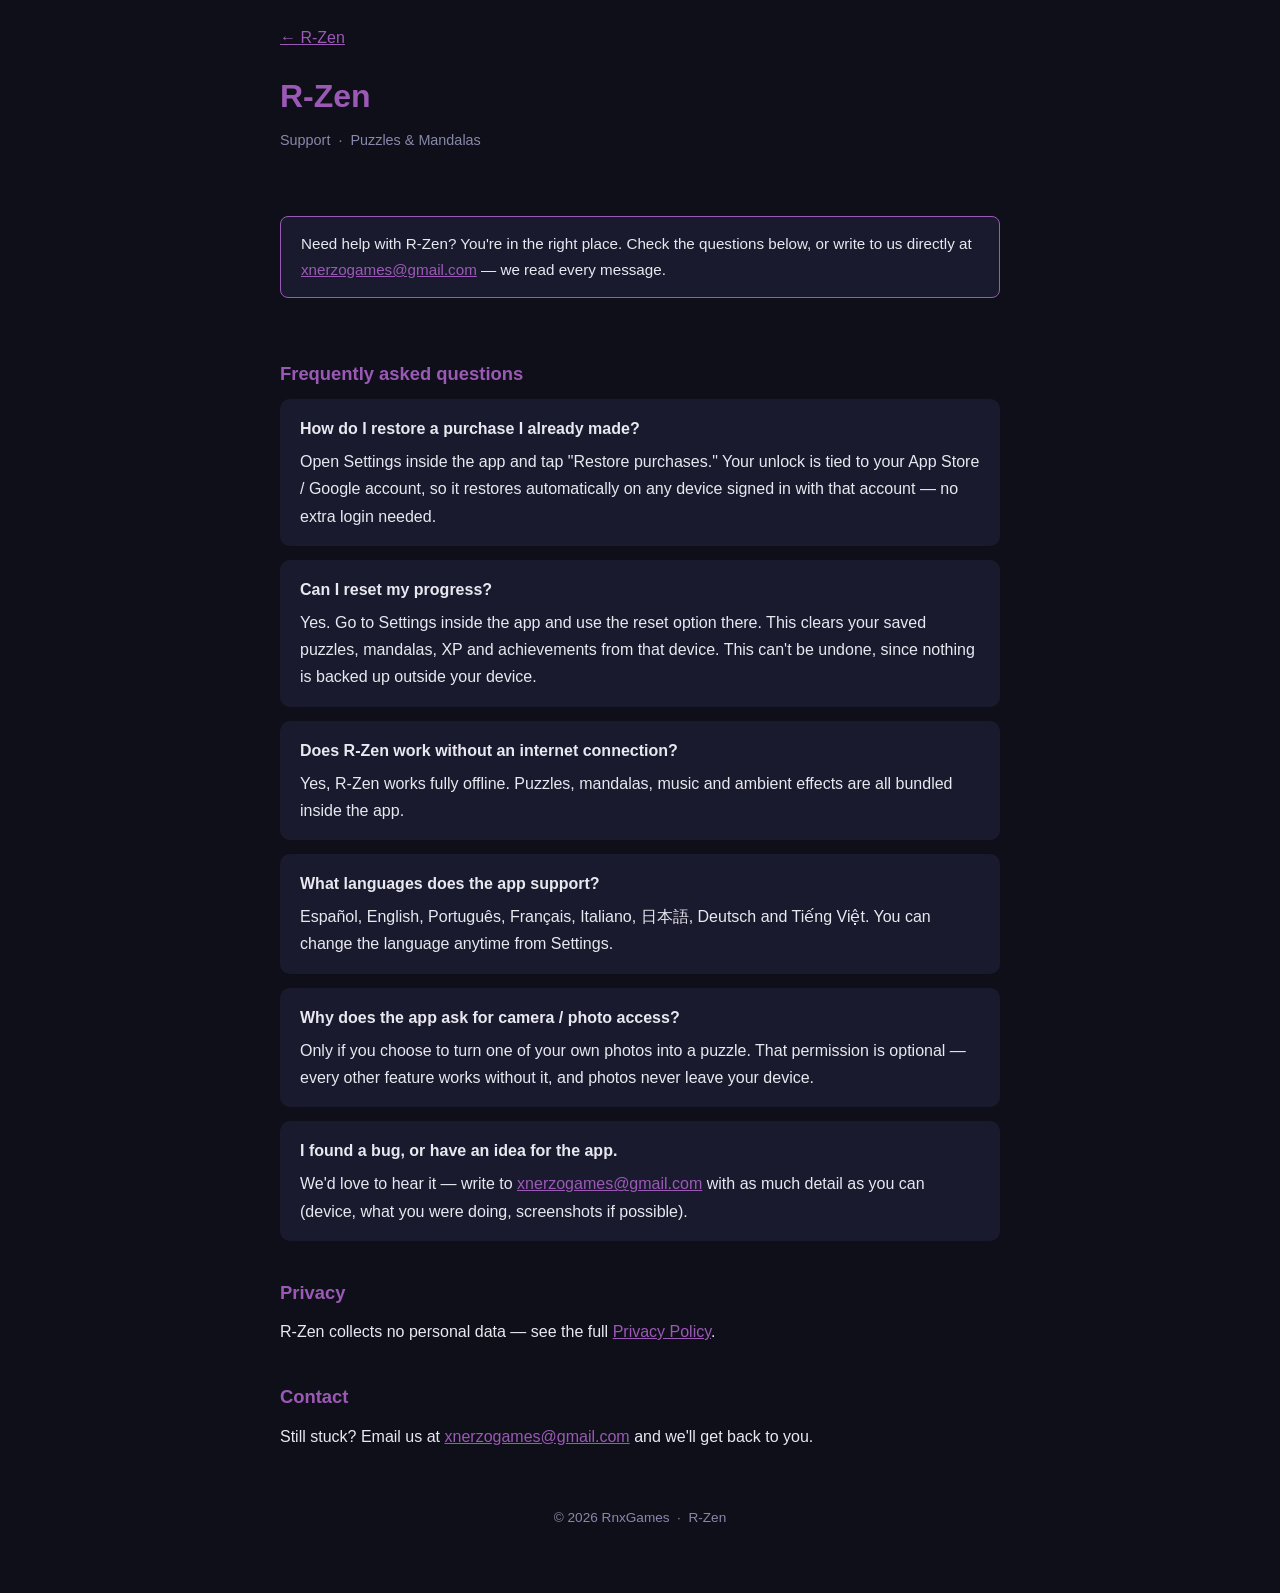
<file: support.html>
<!DOCTYPE html>
<html lang="en">
<head>
<meta charset="utf-8">
<meta name="viewport" content="width=device-width, initial-scale=1">
<link rel="icon" type="image/png" href="./assets/logo.png">
<meta name="description" content="Frequently asked questions and support for R-Zen Experience.">
<title>R-Zen — Support</title>
<link rel="canonical" href="https://rnxgames.com/support.html">
<meta name="theme-color" content="#0f0f1a">
<meta property="og:title" content="R-Zen — Support">
<meta property="og:description" content="Frequently asked questions and support for R-Zen Experience.">
<meta property="og:image" content="https://rnxgames.com/assets/logo.png">
<meta property="og:url" content="https://rnxgames.com/support.html">
  <meta property="og:type" content="website">
  <meta name="twitter:card" content="summary_large_image">
  <meta name="twitter:title" content="R-Zen — Support">
  <meta name="twitter:description" content="Frequently asked questions and support for R-Zen Experience.">
  <meta name="twitter:image" content="https://rnxgames.com/assets/logo.png">
<style>
  :root { --bg:#0f0f1a; --card:#1a1a2e; --accent:#9b59b6; --text:#e8e8f0; --muted:#8888aa; }
  *, *::before, *::after { box-sizing: border-box; margin: 0; padding: 0; }
  body { background: var(--bg); color: var(--text); font-family: -apple-system, BlinkMacSystemFont, 'Segoe UI', sans-serif; font-size: 16px; line-height: 1.7; padding: 24px 16px 64px; }
  .wrap { max-width: 720px; margin: 0 auto; }
  h1 { font-size: 2rem; color: var(--accent); margin-bottom: 4px; }
  .sub { color: var(--muted); font-size: .9rem; margin-bottom: 40px; }
  h2 { font-size: 1.15rem; color: var(--accent); margin: 36px 0 10px; }
  p, li { color: var(--text); margin-bottom: 10px; }
  ul { padding-left: 20px; }
  .badge { display: inline-block; background: var(--card); border: 1px solid var(--accent); border-radius: 8px; padding: 14px 20px; margin: 24px 0; font-size: .95rem; }
  .badge strong { color: var(--accent); }
  a { color: var(--accent); }
  .faq { background: var(--card); border-radius: 10px; padding: 16px 20px; margin-bottom: 14px; }
  .faq p:last-child { margin-bottom: 0; }
  .q { font-weight: 700; color: var(--text); margin-bottom: 6px; }
  footer { margin-top: 56px; color: var(--muted); font-size: .85rem; text-align: center; }
</style>
</head>
<body>
<main class="wrap">

  <p style="margin-bottom:18px;"><a href="./r-zen.html">&larr; R-Zen</a></p>
  <h1>R-Zen</h1>
  <p class="sub">Support &nbsp;·&nbsp; Puzzles &amp; Mandalas</p>

  <div class="badge">
    Need help with R-Zen? You're in the right place. Check the questions below, or write to us directly at
    <a href="mailto:xnerzogames@gmail.com">xnerzogames@gmail.com</a> — we read every message.
  </div>

  <h2>Frequently asked questions</h2>

  <div class="faq">
    <p class="q">How do I restore a purchase I already made?</p>
    <p>Open Settings inside the app and tap "Restore purchases." Your unlock is tied to your App Store / Google account, so it restores automatically on any device signed in with that account — no extra login needed.</p>
  </div>

  <div class="faq">
    <p class="q">Can I reset my progress?</p>
    <p>Yes. Go to Settings inside the app and use the reset option there. This clears your saved puzzles, mandalas, XP and achievements from that device. This can't be undone, since nothing is backed up outside your device.</p>
  </div>

  <div class="faq">
    <p class="q">Does R-Zen work without an internet connection?</p>
    <p>Yes, R-Zen works fully offline. Puzzles, mandalas, music and ambient effects are all bundled inside the app.</p>
  </div>

  <div class="faq">
    <p class="q">What languages does the app support?</p>
    <p>Español, English, Português, Français, Italiano, 日本語, Deutsch and Tiếng Việt. You can change the language anytime from Settings.</p>
  </div>

  <div class="faq">
    <p class="q">Why does the app ask for camera / photo access?</p>
    <p>Only if you choose to turn one of your own photos into a puzzle. That permission is optional — every other feature works without it, and photos never leave your device.</p>
  </div>

  <div class="faq">
    <p class="q">I found a bug, or have an idea for the app.</p>
    <p>We'd love to hear it — write to <a href="mailto:xnerzogames@gmail.com">xnerzogames@gmail.com</a> with as much detail as you can (device, what you were doing, screenshots if possible).</p>
  </div>

  <h2>Privacy</h2>
  <p>R-Zen collects no personal data — see the full <a href="./privacy-policy.html">Privacy Policy</a>.</p>

  <h2>Contact</h2>
  <p>Still stuck? Email us at <a href="mailto:xnerzogames@gmail.com">xnerzogames@gmail.com</a> and we'll get back to you.</p>

  <footer>
    &copy; 2026 RnxGames &nbsp;·&nbsp; R-Zen
  </footer>

</main>
</body>
</html>
</file>
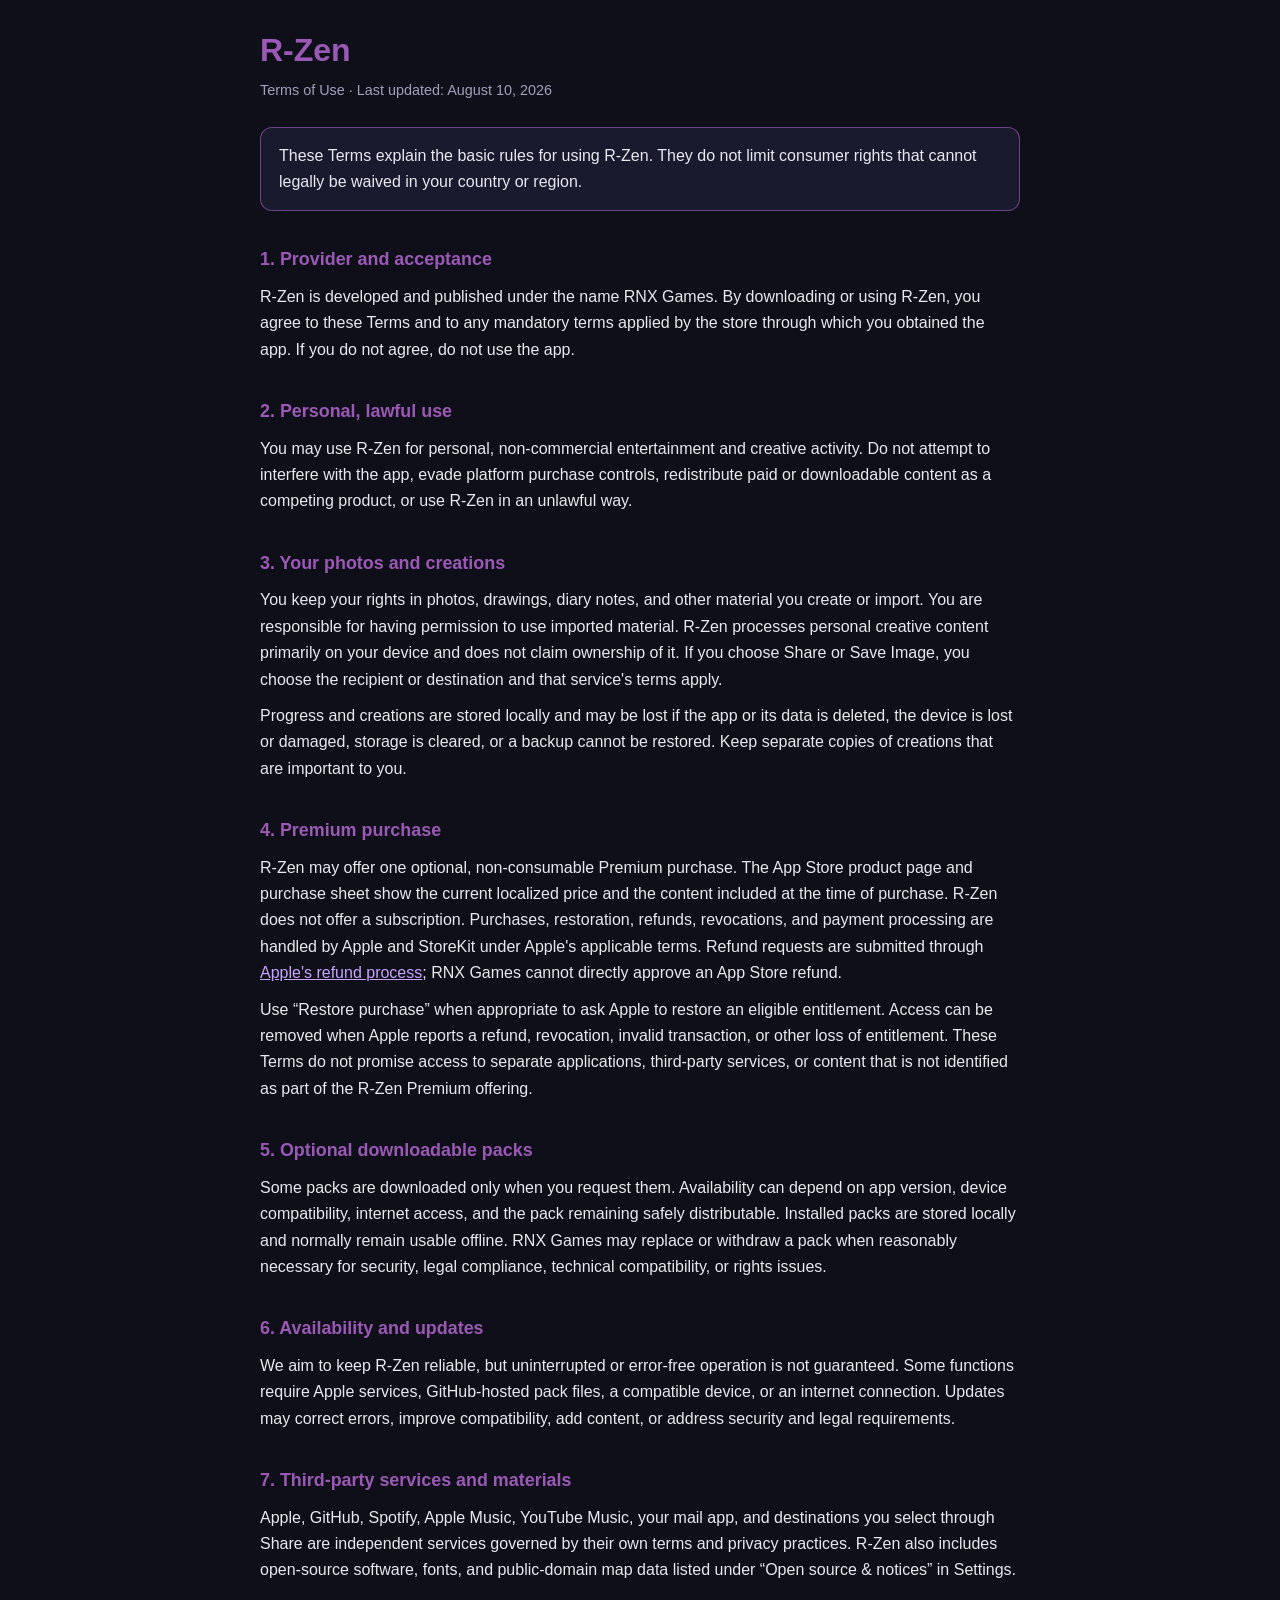
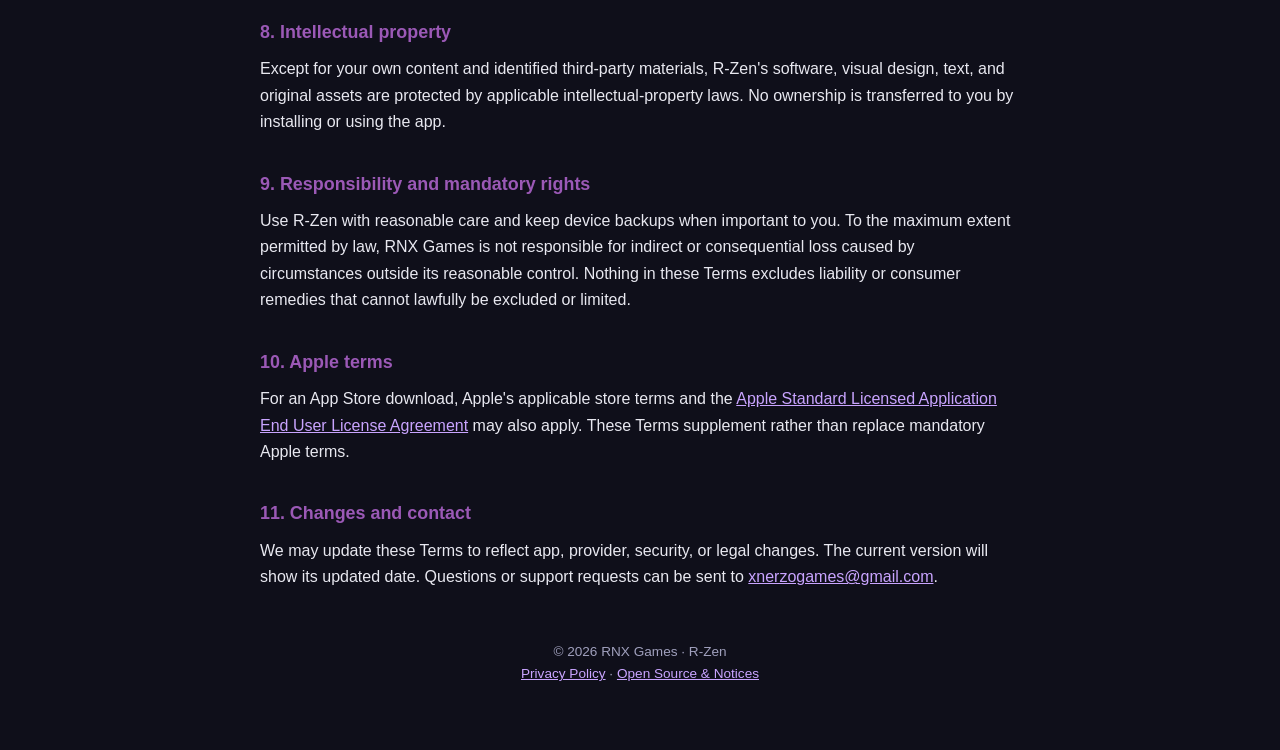
<file: terms-of-use.html>
<!DOCTYPE html>
<html lang="en">
<head>
<meta charset="utf-8">
<meta name="viewport" content="width=device-width, initial-scale=1">
<title>R-Zen — Terms of Use</title>
<style>
  :root { --bg:#0f0f1a; --card:#1a1a2e; --accent:#9b59b6; --text:#e8e8f0; --muted:#a0a0bd; }
  *,*::before,*::after { box-sizing:border-box; }
  body { margin:0;background:var(--bg);color:var(--text);font-family:-apple-system,BlinkMacSystemFont,'Segoe UI',sans-serif;font-size:16px;line-height:1.65;padding:24px 16px 64px; }
  main { max-width:760px;margin:0 auto; }
  h1 { margin:0;color:var(--accent);font-size:2rem; }
  h2 { color:var(--accent);font-size:1.12rem;margin:34px 0 9px; }
  p,li { margin:0 0 10px; }
  ul { padding-left:21px; }
  .sub { color:var(--muted);font-size:.9rem;margin-top:2px; }
  .card { margin:24px 0;padding:15px 18px;border:1px solid rgba(155,89,182,.65);border-radius:12px;background:var(--card); }
  a { color:#c9a4ff; }
  footer { margin-top:50px;color:var(--muted);font-size:.85rem;text-align:center; }
</style>
</head>
<body>
<main>
  <h1>R-Zen</h1>
  <p class="sub">Terms of Use · Last updated: August 10, 2026</p>

  <div class="card">These Terms explain the basic rules for using R-Zen. They do not limit consumer rights that cannot legally be waived in your country or region.</div>

  <h2>1. Provider and acceptance</h2>
  <p>R-Zen is developed and published under the name RNX Games. By downloading or using R-Zen, you agree to these Terms and to any mandatory terms applied by the store through which you obtained the app. If you do not agree, do not use the app.</p>

  <h2>2. Personal, lawful use</h2>
  <p>You may use R-Zen for personal, non-commercial entertainment and creative activity. Do not attempt to interfere with the app, evade platform purchase controls, redistribute paid or downloadable content as a competing product, or use R-Zen in an unlawful way.</p>

  <h2>3. Your photos and creations</h2>
  <p>You keep your rights in photos, drawings, diary notes, and other material you create or import. You are responsible for having permission to use imported material. R-Zen processes personal creative content primarily on your device and does not claim ownership of it. If you choose Share or Save Image, you choose the recipient or destination and that service's terms apply.</p>
  <p>Progress and creations are stored locally and may be lost if the app or its data is deleted, the device is lost or damaged, storage is cleared, or a backup cannot be restored. Keep separate copies of creations that are important to you.</p>

  <h2>4. Premium purchase</h2>
  <p>R-Zen may offer one optional, non-consumable Premium purchase. The App Store product page and purchase sheet show the current localized price and the content included at the time of purchase. R-Zen does not offer a subscription. Purchases, restoration, refunds, revocations, and payment processing are handled by Apple and StoreKit under Apple's applicable terms. Refund requests are submitted through <a href="https://reportaproblem.apple.com/">Apple's refund process</a>; RNX Games cannot directly approve an App Store refund.</p>
  <p>Use “Restore purchase” when appropriate to ask Apple to restore an eligible entitlement. Access can be removed when Apple reports a refund, revocation, invalid transaction, or other loss of entitlement. These Terms do not promise access to separate applications, third-party services, or content that is not identified as part of the R-Zen Premium offering.</p>

  <h2>5. Optional downloadable packs</h2>
  <p>Some packs are downloaded only when you request them. Availability can depend on app version, device compatibility, internet access, and the pack remaining safely distributable. Installed packs are stored locally and normally remain usable offline. RNX Games may replace or withdraw a pack when reasonably necessary for security, legal compliance, technical compatibility, or rights issues.</p>

  <h2>6. Availability and updates</h2>
  <p>We aim to keep R-Zen reliable, but uninterrupted or error-free operation is not guaranteed. Some functions require Apple services, GitHub-hosted pack files, a compatible device, or an internet connection. Updates may correct errors, improve compatibility, add content, or address security and legal requirements.</p>

  <h2>7. Third-party services and materials</h2>
  <p>Apple, GitHub, Spotify, Apple Music, YouTube Music, your mail app, and destinations you select through Share are independent services governed by their own terms and privacy practices. R-Zen also includes open-source software, fonts, and public-domain map data listed under “Open source & notices” in Settings.</p>

  <h2>8. Intellectual property</h2>
  <p>Except for your own content and identified third-party materials, R-Zen's software, visual design, text, and original assets are protected by applicable intellectual-property laws. No ownership is transferred to you by installing or using the app.</p>

  <h2>9. Responsibility and mandatory rights</h2>
  <p>Use R-Zen with reasonable care and keep device backups when important to you. To the maximum extent permitted by law, RNX Games is not responsible for indirect or consequential loss caused by circumstances outside its reasonable control. Nothing in these Terms excludes liability or consumer remedies that cannot lawfully be excluded or limited.</p>

  <h2>10. Apple terms</h2>
  <p>For an App Store download, Apple's applicable store terms and the <a href="https://www.apple.com/legal/internet-services/itunes/dev/stdeula/">Apple Standard Licensed Application End User License Agreement</a> may also apply. These Terms supplement rather than replace mandatory Apple terms.</p>

  <h2>11. Changes and contact</h2>
  <p>We may update these Terms to reflect app, provider, security, or legal changes. The current version will show its updated date. Questions or support requests can be sent to <a href="mailto:xnerzogames@gmail.com">xnerzogames@gmail.com</a>.</p>

  <footer>© 2026 RNX Games · R-Zen<br><a href="privacy-policy.html">Privacy Policy</a> · <a href="third-party-notices.html">Open Source &amp; Notices</a></footer>
</main>
</body>
</html>
</file>
<file: assets/rzen-holiday.css>
@import url('https://fonts.googleapis.com/css2?family=Lora:ital,wght@0,400;0,500;0,600;0,700;1,400;1,500&family=Manrope:wght@400;500;600;700;800&display=swap');
:root{color-scheme:light;--bg:#f7f5ee;--surface:#fffdf8;--soft:#eeeae0;--ink:#183b33;--muted:#53655b;--line:#d8ddd2;--accent:#285b45;--on-accent:#fffdf6;--gold:#82601f;--header:rgba(247,245,238,.94);--shadow:0 24px 70px -42px #183b3355;--hero:url('./holiday/winter-day.webp')}
:root[data-theme=dark]{color-scheme:dark;--bg:#101e22;--surface:#172b2e;--soft:#1e3436;--ink:#f4efe2;--muted:#bbcbc6;--line:#385052;--accent:#e7ca8a;--on-accent:#172b2e;--gold:#e7ca8a;--header:rgba(16,30,34,.94);--shadow:0 24px 70px -42px #000;--hero:url('./holiday/winter-night.webp')}
@media(prefers-color-scheme:dark){:root:not([data-theme=light]){color-scheme:dark;--bg:#101e22;--surface:#172b2e;--soft:#1e3436;--ink:#f4efe2;--muted:#bbcbc6;--line:#385052;--accent:#e7ca8a;--on-accent:#172b2e;--gold:#e7ca8a;--header:rgba(16,30,34,.94);--shadow:0 24px 70px -42px #000;--hero:url('./holiday/winter-night.webp')}}
*{box-sizing:border-box}html{scroll-behavior:smooth;scroll-padding-top:110px}body{margin:0;background:var(--bg);color:var(--ink);font:15px/1.7 'Manrope',system-ui,sans-serif}a{color:inherit}button,input{font:inherit}button,a{-webkit-tap-highlight-color:transparent}button{cursor:pointer}img{max-width:100%;height:auto;display:block}a:focus-visible,button:focus-visible,summary:focus-visible{outline:3px solid var(--gold);outline-offset:5px}h1,h2,h3,p{margin-top:0}h1,h2,h3{font-family:'Lora',Georgia,serif;font-weight:500;line-height:1.15;letter-spacing:-.035em}h2{font-size:clamp(2rem,4.5vw,3.6rem);margin-bottom:20px}h3{font-size:1.6rem;letter-spacing:-.025em}p{color:var(--muted)}.wrap{width:min(1240px,calc(100% - 96px));margin-inline:auto}.skip{position:absolute;left:18px;top:-100px;padding:10px 20px;background:var(--surface);z-index:100}.skip:focus{top:10px}.announcement{background:var(--ink);color:var(--bg);text-align:center;padding:8px 18px;font-size:11px;letter-spacing:.13em;text-transform:uppercase}.announcement a{text-decoration:none}.site-header{position:sticky;top:0;z-index:20;background:var(--header);border-bottom:1px solid var(--line);backdrop-filter:blur(16px)}.nav{min-height:84px;display:flex;align-items:center;gap:32px}.brand{display:flex;align-items:center;gap:11px;text-decoration:none;margin-right:auto}.brand img{width:42px;height:42px;border-radius:12px;background:white;padding:3px}.brand strong{font:600 22px 'Lora',Georgia,serif;display:block;line-height:1.1}.brand small{font-size:9px;letter-spacing:.17em;text-transform:uppercase;color:var(--muted)}.nav-links{display:flex;gap:27px;align-items:center}.nav-links a{font-size:12px;text-decoration:none;font-weight:700}.tools{display:flex;align-items:center;gap:9px}.icon-button,.lang{display:grid;place-items:center;min-width:38px;height:38px;background:transparent;border:1px solid var(--line);border-radius:50%;color:var(--ink);text-decoration:none;font-size:11px;font-weight:800}.icon-button svg{width:18px;height:18px;fill:none;stroke:currentColor;stroke-width:1.6}.menu-button{display:none}.button{display:inline-flex;align-items:center;justify-content:center;gap:12px;text-decoration:none;font-weight:800;font-size:12px;line-height:1.4;padding:17px 24px;border-radius:6px;background:var(--accent);color:var(--on-accent);border:1px solid var(--accent);transition:transform .2s,box-shadow .2s}.button:hover{transform:translateY(-2px);box-shadow:var(--shadow)}.button.secondary{background:transparent;color:var(--ink);border-color:var(--line)}.button.small{padding:12px 16px;font-size:11px}.button svg{width:18px;height:20px;fill:currentColor}.hero{position:relative;padding:72px 0 28px;isolation:isolate;overflow:hidden}.hero:before{content:'✧';position:absolute;top:42px;left:42%;font-size:60px;color:var(--gold);opacity:.45}.hero-grid{display:grid;grid-template-columns:1fr 1.05fr;align-items:center;gap:55px}.eyebrow{display:flex;align-items:center;gap:10px;color:var(--gold);font-size:10px;font-weight:800;letter-spacing:.18em;text-transform:uppercase;margin-bottom:25px}.eyebrow:before{content:'✦';font-size:15px}.hero h1{font-size:clamp(3.2rem,5.5vw,5.2rem);margin-bottom:25px;line-height:1.07}.hero h1 em{font-weight:400;color:var(--gold)}.hero-copy>p{max-width:43ch;font-size:14px;line-height:1.9}.hero-actions{display:flex;gap:12px;flex-wrap:wrap;margin-top:30px}.hero-note{font-size:10px!important;margin-top:17px!important;letter-spacing:.02em}.hero-art{position:relative;padding:12px 12px 40px 0}.hero-scene{height:570px;background-image:var(--hero);background-size:cover;background-position:67% center;border-radius:150px 150px 10px 10px;border:1px solid var(--line);box-shadow:var(--shadow);position:relative;overflow:hidden}.hero-scene:after{content:'';position:absolute;inset:0;background:linear-gradient(0deg,#06252d60,transparent 40%)}.art-tag{position:absolute;bottom:75px;left:25px;right:25px;color:#fff9e9;font:italic 24px 'Lora',serif;text-align:center;text-shadow:0 2px 10px #000}.ornament{position:absolute;top:-20px;right:14px;color:var(--gold);width:80px;height:130px;pointer-events:none}.ornament svg{width:100%;height:100%;stroke:currentColor;fill:none;stroke-width:1}.version-tag{position:absolute;right:-10px;bottom:16px;max-width:255px;display:flex;gap:13px;align-items:center;padding:17px 22px;background:var(--surface);border:1px solid var(--line);box-shadow:var(--shadow);border-radius:8px;transform:rotate(-3deg)}.version-tag b{font:500 25px 'Lora',serif;color:var(--gold)}.version-tag span{font-size:10px;line-height:1.6;color:var(--muted)}.trust{display:grid;grid-template-columns:repeat(4,1fr);border-top:1px solid var(--line);border-bottom:1px solid var(--line);margin-top:50px;padding:22px 0;gap:20px}.trust div{display:flex;align-items:center;justify-content:center;gap:10px;font-size:11px;color:var(--muted)}.trust span{color:var(--gold);font-size:18px}.section{padding:95px 0}.section-head{max-width:650px;margin-bottom:40px}.section-head.center{text-align:center;margin:0 auto 45px}.section-head.center .eyebrow{justify-content:center}.section-head p{font-size:14px}.release{display:grid;grid-template-columns:.85fr 1.3fr;gap:65px;align-items:start}.release-intro{position:sticky;top:130px}.release-intro>p{font-size:14px}.release-number{font-size:11px;letter-spacing:.12em;font-weight:800;color:var(--gold);display:block;margin-bottom:18px}.release-list{border-top:1px solid var(--line)}.release-row{padding:24px 0;border-bottom:1px solid var(--line);display:grid;grid-template-columns:40px 1fr;gap:15px}.release-row>span{font-size:11px;color:var(--gold);padding-top:5px}.release-row h3{font-size:22px;margin:0 0 9px}.release-row p{font-size:13px;margin:0}.collections{background:var(--soft);border-block:1px solid var(--line)}.collection-grid{display:grid;grid-template-columns:1fr 1fr;gap:26px}.collection-card{background:var(--surface);border:1px solid var(--line);border-radius:10px;overflow:hidden}.collection-card img{width:100%;aspect-ratio:1000/563;object-fit:cover}.collection-body{padding:28px 30px}.collection-body .eyebrow{font-size:9px;margin-bottom:13px}.collection-body h3{margin-bottom:13px}.collection-body p{font-size:13px;margin-bottom:18px}.chips{display:flex;gap:7px;flex-wrap:wrap}.chips span{font-size:9px;padding:5px 9px;border:1px solid var(--line);border-radius:30px;color:var(--muted)}.collection-note{font-size:11px;text-align:center;margin:25px 0 0}.modes-grid{display:grid;grid-template-columns:repeat(3,1fr);gap:30px}.mode{border-bottom:1px solid var(--line);padding-bottom:23px}.mode-picture{height:200px;overflow:hidden;border-radius:8px;background:var(--soft);margin-bottom:20px;position:relative}.mode-picture img{width:100%;height:100%;object-fit:cover;transition:transform .6s}.mode:hover img{transform:scale(1.04)}.mode-index{font-size:10px;letter-spacing:.15em;color:var(--gold);display:block;margin-bottom:10px}.mode h3{font-size:24px;margin-bottom:10px}.mode p{font-size:12px;margin-bottom:0}.journal{display:grid;grid-template-columns:1fr 1fr;gap:65px;align-items:center;padding:65px;background:var(--surface);border:1px solid var(--line);border-radius:10px;margin-top:65px}.journal-art{display:grid;grid-template-columns:1fr 1fr;gap:18px;align-items:center}.journal-art img{width:100%;aspect-ratio:4/5;object-fit:cover;box-shadow:var(--shadow);border:8px solid var(--bg);border-bottom-width:26px;transform:rotate(-7deg)}.journal-art img+img{transform:rotate(8deg) translateY(15px)}.journal h3{font-size:34px}.journal p{font-size:13px}.player{display:flex;align-items:center;gap:12px;border-top:1px solid var(--line);padding-top:20px;margin-top:20px}.player button{width:42px;height:42px;border:1px solid var(--line);border-radius:50%;background:var(--accent);color:var(--on-accent)}.player span{font-size:11px;color:var(--muted)}.player select{margin-left:auto;min-width:0;max-width:125px;border:1px solid var(--line);background:var(--bg);color:var(--ink);padding:7px;border-radius:4px;font-size:10px}.gallery{display:grid;grid-template-columns:repeat(4,1fr);gap:24px;align-items:center}.gallery figure{margin:0;text-align:center}.gallery figure:nth-child(even){padding-top:50px}.screenshot-button{background:var(--surface);border:1px solid var(--line);padding:7px;border-radius:18px;box-shadow:var(--shadow);width:100%}.screenshot-button img{width:100%;height:auto;border-radius:12px}.gallery figcaption{font-size:10px;color:var(--muted);margin-top:14px}.ritual{background:var(--soft);border-block:1px solid var(--line)}.ritual-grid{display:grid;grid-template-columns:1.1fr 1fr;gap:80px;align-items:center}.ritual h2 em{color:var(--gold);font-weight:400}.ritual p{font-size:14px}.ritual-steps{display:grid;gap:26px}.ritual-step{display:flex;gap:20px;border-bottom:1px solid var(--line);padding-bottom:23px}.ritual-step>b{font:italic 29px 'Lora',serif;color:var(--gold)}.ritual-step h3{font-size:22px;margin-bottom:8px}.ritual-step p{font-size:12px;margin:0}.download-panel{text-align:center;border:1px solid var(--line);border-radius:150px 150px 10px 10px;background:var(--surface);padding:75px 35px;position:relative;overflow:hidden}.download-panel:before,.download-panel:after{content:'✧';font-size:110px;position:absolute;color:var(--gold);opacity:.15;top:40px;left:7%}.download-panel:after{left:auto;right:7%;top:auto;bottom:30px}.download-panel .eyebrow{justify-content:center}.download-panel h2{max-width:650px;margin-inline:auto}.download-panel p{max-width:57ch;margin-inline:auto;font-size:13px}.download-panel .button{margin-top:12px}.fine{font-size:10px!important;margin-top:20px}.history{padding-top:0}.history>details{border-top:1px solid var(--line);border-bottom:1px solid var(--line)}summary{cursor:pointer;padding:25px 0;list-style:none;font-size:13px;font-weight:700;display:flex;align-items:center;justify-content:space-between;gap:20px}summary::-webkit-details-marker{display:none}summary:after{content:'+';font-size:22px;color:var(--gold)}details[open]>summary:after{content:'−'}.history-content{display:grid;grid-template-columns:1fr 1fr;gap:30px;padding-bottom:35px}.history-content img{width:100%;height:260px;object-fit:cover;border-radius:8px}.history-content h3{margin:15px 0}.history-content p,.history-content li{font-size:12px;color:var(--muted)}.history-content ul{padding-left:18px}.faq{max-width:800px;margin:0 auto}.faq details{border-bottom:1px solid var(--line)}.faq p{font-size:13px;margin-bottom:24px}.footer{border-top:1px solid var(--line);padding:45px 0 25px}.footer-top{display:flex;justify-content:space-between;gap:35px;align-items:start}.footer-links{display:flex;gap:25px;flex-wrap:wrap;font-size:11px}.footer-links a{text-decoration:none}.footer-bottom{display:flex;justify-content:space-between;gap:20px;padding-top:35px;color:var(--muted);font-size:10px}.footer-bottom a{text-decoration:none}.footer-message{font:italic 18px 'Lora',serif;margin:18px 0 0}.lightbox{padding:0;border:1px solid var(--line);border-radius:14px;background:var(--surface);color:var(--ink);max-width:92vw;max-height:94vh}.lightbox::backdrop{background:#07191de6}.lightbox img{max-height:80vh;max-width:85vw;width:auto;margin:auto}.lightbox form{display:flex;justify-content:flex-end;padding:9px}.lightbox button{background:var(--accent);color:var(--on-accent);border:0;border-radius:5px;padding:7px 16px}.sr-only{position:absolute;width:1px;height:1px;padding:0;overflow:hidden;clip:rect(0,0,0,0);white-space:nowrap;border:0}
@media(min-width:900px){.nav-links[hidden]{display:flex}}
@media(max-width:1100px){.wrap{width:calc(100% - 60px)}.nav{gap:20px}.nav-links{gap:18px}.hero-grid{gap:30px}.hero-scene{height:510px}.hero h1{font-size:4rem}.journal{padding:40px;gap:35px}.ritual-grid{gap:45px}}
@media(max-width:899px){.nav-links{position:absolute;left:0;right:0;top:100%;padding:20px 30px;background:var(--surface);border-bottom:1px solid var(--line);display:grid;gap:20px}.nav-links[hidden]{display:none}.menu-button{display:grid}.nav>.button{display:none}.hero{padding-top:50px}.hero-grid{grid-template-columns:1fr 1fr;gap:25px}.hero h1{font-size:3.1rem}.hero-scene{height:480px}.art-tag{font-size:19px}.trust{grid-template-columns:repeat(2,1fr)}.release{gap:35px}.modes-grid{gap:22px}.mode-picture{height:160px}.journal{grid-template-columns:1fr}.journal-art{max-width:390px;margin:auto}.gallery{gap:15px}.ritual-grid{grid-template-columns:1fr;gap:35px}.section{padding:70px 0}.history{padding-top:0}}
@media(max-width:620px){.wrap{width:calc(100% - 40px)}.announcement{font-size:8px;letter-spacing:.1em;padding:9px 10px}.nav{min-height:72px;gap:10px}.brand img{width:35px;height:35px}.brand strong{font-size:20px}.brand small{font-size:8px}.tools{gap:6px}.icon-button,.lang{min-width:34px;height:34px}.hero{padding-top:38px}.hero-grid{grid-template-columns:1fr;gap:35px}.hero-copy{text-align:center}.hero .eyebrow{justify-content:center;font-size:8px}.hero h1{font-size:3.2rem}.hero-copy>p{margin-inline:auto;font-size:13px}.hero-actions{justify-content:center;gap:9px}.hero-actions .button{padding:16px 18px;font-size:10px}.hero-art{max-width:450px;width:100%;margin:auto;padding-right:8px}.hero-scene{height:430px;border-radius:140px 140px 8px 8px}.hero:before{display:none}.ornament{right:15px;width:60px}.art-tag{font-size:23px}.version-tag{right:0;bottom:18px;padding:12px 20px}.trust{margin-top:28px;gap:15px;padding:20px 0}.trust div{font-size:9px;justify-content:start;gap:8px}.trust span{font-size:14px}.section{padding:55px 0}.eyebrow{font-size:8px;letter-spacing:.14em;margin-bottom:18px}h2{font-size:2.4rem}.release{grid-template-columns:1fr;gap:20px}.release-intro{position:static}.release-row{padding:22px 0;grid-template-columns:25px 1fr;gap:8px}.release-row h3{font-size:21px}.collection-grid{grid-template-columns:1fr;gap:22px}.collection-body{padding:24px}.modes-grid{grid-template-columns:1fr 1fr;gap:25px 18px}.mode-picture{height:150px}.mode h3{font-size:21px}.mode p{font-size:11px}.mode-index{font-size:8px}.journal{padding:28px 22px;margin-top:40px;gap:40px}.journal h3{font-size:29px}.gallery{grid-template-columns:1fr 1fr;gap:20px}.gallery figure:nth-child(even){padding-top:28px}.ritual-step{gap:15px}.download-panel{border-radius:90px 90px 8px 8px;padding:55px 25px}.download-panel h2{font-size:2.4rem}.download-panel:before,.download-panel:after{font-size:65px}.history{padding-top:0}.history-content{grid-template-columns:1fr;gap:10px}.footer-top{flex-direction:column}.footer-links{gap:18px}.footer-bottom{flex-direction:column;gap:12px}.section-head{margin-bottom:28px}.section-head.center{margin-bottom:30px}summary{font-size:12px}.player select{max-width:110px}}
@media(prefers-reduced-motion:reduce){html{scroll-behavior:auto}*,*:before,*:after{animation:none!important;transition:none!important}}
button[hidden],svg[hidden]{display:none!important}

@media(max-width:620px){.hero h1{font-size:clamp(2.25rem,10vw,2.65rem)}.hero-actions{margin-top:24px}.hero-copy>p{max-width:39ch}.hero-note{margin-top:14px!important}}
html[lang=es] .hero h1{font-size:clamp(2.7rem,4.4vw,4.2rem)}.art-tag{bottom:110px}@media(max-width:899px) and (min-width:621px){html[lang=es] .hero h1{font-size:2.2rem}}@media(max-width:620px){html[lang=es] .hero h1{font-size:clamp(1.9rem,8.8vw,2.3rem)}}

/* Balanced previews and responsive images throughout the landing page. */
.collection-card img{height:auto}
.journal-art img{height:auto;aspect-ratio:1/1}
#explore>.wrap{max-width:1120px}
#explore .section-head{max-width:680px;margin-bottom:34px}
#explore .section-head h2{font-size:clamp(2rem,3.4vw,2.85rem);margin-bottom:16px}
#explore .section-head p{font-size:15px}
#explore .modes-grid{gap:30px 24px}
#explore .mode{padding-bottom:24px}
#explore .mode-picture{height:224px;margin-bottom:18px;background:var(--soft)}
#explore .mode-picture img{position:absolute;inset:0;width:100%;height:100%;object-fit:contain;padding:0}
#explore .mode:nth-child(1) .mode-picture,#explore .mode:nth-child(3) .mode-picture{background:#fff}
#explore .mode:hover img{transform:none}
#explore .mode-index{font-size:10px;margin-bottom:9px}
#explore .mode h3{font-size:24px;margin-bottom:10px}
#explore .mode p{font-size:14px;line-height:1.65}
#explore{padding-block:72px}
@media(max-width:899px) and (min-width:621px){#explore .modes-grid{grid-template-columns:repeat(2,minmax(0,1fr))}#explore .mode-picture{height:230px}.hero-grid{gap:24px}.hero-copy>p{font-size:14px}.button{font-size:13px}}
@media(max-width:620px){
 .announcement{font-size:10px;letter-spacing:.06em;line-height:1.5}
 .nav{min-height:76px}.tools{gap:5px}.icon-button,.lang{min-width:44px;height:44px}.brand{gap:8px}.brand strong{font-size:19px}
 .nav-links a{font-size:15px;min-height:44px;display:flex;align-items:center}
 h2{font-size:clamp(1.85rem,8vw,2.15rem);line-height:1.2}
 .section{padding-block:48px}.section-head p{font-size:15px;line-height:1.7}.section-head.center{margin-bottom:28px}
 .eyebrow{font-size:10px;line-height:1.6;letter-spacing:.1em}
 .hero{padding-top:30px}.hero .eyebrow{font-size:10px;margin-bottom:18px}.hero-copy>p{font-size:15px;line-height:1.75}.hero h1{font-size:clamp(2rem,9.5vw,2.6rem)}
 html[lang=es] .hero h1{font-size:clamp(1.95rem,8.7vw,2.35rem)}
 .hero-actions{gap:4px;margin-top:22px}.hero-actions .button{font-size:14px;min-height:52px;width:100%;max-width:340px}
 .hero-actions .button.secondary{border:0;min-height:44px;padding-block:12px}.hero-note{font-size:12px!important;line-height:1.6}
 .hero-art{padding-bottom:35px}.hero-scene{height:350px;border-radius:110px 110px 8px 8px}.art-tag{font-size:20px;bottom:98px}.version-tag{max-width:250px}.version-tag span{font-size:11px}
 .trust{gap:14px 10px}.trust div{font-size:11px;line-height:1.5}.trust span{font-size:16px}
 .release{gap:22px}.release-intro>p,.release-row p{font-size:14px;line-height:1.75}.release-row{grid-template-columns:38px minmax(0,1fr);gap:8px}.release-row h3{font-size:22px}.release-row>span{font-size:10px;overflow-wrap:normal}
 .button.small{font-size:13px;min-height:44px}.collection-body{padding:22px 20px}.collection-body h3{font-size:27px}.collection-body p{font-size:14px;line-height:1.75}.chips span{font-size:11px}.collection-note{font-size:12px;line-height:1.7}
 #explore{padding-block:48px}#explore .section-head h2{font-size:clamp(1.85rem,8vw,2.15rem)}#explore .section-head{margin-bottom:28px}#explore .section-head p{font-size:15px}
 #explore .modes-grid{grid-template-columns:repeat(2,minmax(0,1fr));gap:25px 16px}#explore .mode-picture{height:auto;aspect-ratio:1/1;margin-bottom:14px}#explore .mode-index{font-size:10px}#explore .mode h3{font-size:21px;line-height:1.2;letter-spacing:-.02em}#explore .mode p{font-size:13px;line-height:1.65}#explore .mode{padding-bottom:18px}
 .journal{padding:26px 20px;gap:28px;margin-top:40px}.journal-art{width:min(100%,300px);gap:14px}.journal-art img{border-width:5px;border-bottom-width:18px}.journal h3{font-size:28px;line-height:1.2}.journal p{font-size:14px;line-height:1.75}.player{flex-wrap:wrap;gap:10px}.player button{width:44px;height:44px}.player span{font-size:12px;flex:1;min-width:100px}.player select{font-size:13px;max-width:100%;min-height:44px;width:100%;margin-left:0}
 .gallery{gap:22px 16px}.gallery figcaption{font-size:12px;line-height:1.5}.gallery figure:nth-child(even){padding-top:24px}
 .ritual p,.ritual-step p{font-size:14px;line-height:1.75}.ritual-grid{gap:26px}.ritual-step h3{font-size:22px}
 .download-panel{padding:44px 22px;border-radius:75px 75px 8px 8px}.download-panel h2{font-size:clamp(1.85rem,8vw,2.15rem)}.download-panel p{font-size:14px;line-height:1.75}.download-panel .button{font-size:14px;min-height:52px;padding-inline:18px}.fine{font-size:12px!important;line-height:1.6}
 .history{padding-top:0}.history-content img{height:auto;aspect-ratio:3/2}.history-content p,.history-content li{font-size:14px;line-height:1.75}summary{font-size:14px;line-height:1.5;min-height:60px;padding-block:20px}.faq p{font-size:14px;line-height:1.75}.footer{padding-top:32px}.footer-top{gap:22px}.footer-links{gap:8px 20px;font-size:13px}.footer-links a{min-height:40px;display:flex;align-items:center;overflow-wrap:anywhere}.footer-bottom{font-size:12px;line-height:1.6;padding-top:26px}.footer-message{font-size:18px}
}
@media(max-width:359px){.wrap{width:calc(100% - 32px)}.brand img{width:30px;height:30px}.brand small{font-size:7px}.brand strong{font-size:18px}.nav{gap:5px}.tools{gap:3px}.icon-button,.lang{min-width:42px;height:44px}#explore .modes-grid{gap:24px 14px}#explore .mode h3{font-size:19px}#explore .mode p{font-size:13px}.hero .eyebrow{font-size:9px}.version-tag{right:0;max-width:230px}.release-row{grid-template-columns:32px minmax(0,1fr)}}

/* Upcoming release announcement, separate from the available app version. */
.launch-section{padding-top:35px;padding-bottom:0}
.launch-panel{display:grid;grid-template-columns:210px minmax(0,1fr);gap:45px;align-items:center;padding:40px;background:var(--surface);border:1px solid var(--line);border-radius:12px;box-shadow:var(--shadow)}
.launch-date{display:flex;flex-direction:column;align-items:center;text-align:center;border-right:1px solid var(--line);padding:18px 30px 18px 0}
.launch-date>span{font-size:10px;font-weight:800;letter-spacing:.13em;color:var(--gold)}
.launch-date strong{font:500 90px/1.3 'Lora',Georgia,serif;letter-spacing:-.05em;color:var(--gold)}
.launch-date time{font-size:14px;font-weight:700;color:var(--ink)}
.launch-copy .eyebrow{margin-bottom:15px}.launch-copy h2{font-size:clamp(1.8rem,3.3vw,2.7rem);margin-bottom:18px}.launch-copy p{font-size:14px;line-height:1.8;margin-bottom:22px}
.launch-current{display:inline-block;font-size:12px;font-weight:700;text-underline-offset:4px;line-height:1.6}
@media(max-width:620px){.launch-section{padding-top:12px;padding-bottom:0}.launch-panel{grid-template-columns:1fr;gap:25px;padding:25px 22px}.launch-date{display:grid;grid-template-columns:80px minmax(0,1fr);gap:5px 16px;text-align:left;align-items:center;border-right:0;border-bottom:1px solid var(--line);padding:0 0 23px}.launch-date>span{grid-column:2;grid-row:1;font-size:9px;letter-spacing:.07em;align-self:end}.launch-date strong{grid-column:1;grid-row:1/3;font-size:65px;line-height:1.1}.launch-date time{grid-column:2;grid-row:2;font-size:16px;align-self:start}.launch-copy h2{font-size:30px}.launch-copy p{font-size:14px}.launch-current{font-size:13px;min-height:44px}}

/* Evergreen Legacy collection showcase. */
.collection-stats{display:grid;grid-template-columns:1fr 1fr 1.25fr;gap:20px;max-width:850px;margin:0 auto 38px;padding:22px 0;border-block:1px solid var(--line)}
.collection-stats>div{display:flex;align-items:center;justify-content:center;gap:12px}
.collection-stats strong{font:500 31px/1.2 'Lora',Georgia,serif;color:var(--gold)}
.collection-stats span{font-size:11px;line-height:1.6;color:var(--muted);max-width:20ch}
.collection-featured{grid-column:1/-1;display:grid;grid-template-columns:1.15fr 1fr;align-items:center}
.collection-cover{min-width:0;overflow:hidden}
.collection-cover .pack-cover-image{width:100%;height:auto;aspect-ratio:1000/563;object-fit:contain}
.pack-samples{aspect-ratio:1000/563;display:grid;grid-template-columns:repeat(3,minmax(0,1fr));align-items:center;gap:10px;padding:25px 22px;background:linear-gradient(135deg,#221d40,#633668)}
.pack-samples.zodiaco-chibi{background:linear-gradient(135deg,#fce1ee,#ddf1f8)}
.collection-card .pack-samples img{width:100%;height:100%;max-height:245px;aspect-ratio:auto;object-fit:contain;filter:drop-shadow(0 7px 10px #0002)}
.pack-samples.zodiaco-pixel img{image-rendering:pixelated}
.pack-examples{margin-top:18px;border-top:1px solid var(--line)}
.pack-examples summary{font:700 12px/1.5 'Manrope',system-ui,sans-serif;padding:12px 0;min-height:44px}
.pack-example-grid{display:grid;grid-template-columns:repeat(3,minmax(0,1fr));gap:10px;padding:3px 0 14px}
.collection-card .pack-example-grid img{width:100%;height:auto;aspect-ratio:1;object-fit:contain;border-radius:5px;background:var(--bg)}
@media(max-width:899px){.collection-featured{grid-template-columns:1fr}.collection-featured .collection-body{padding:24px}.collection-stats{gap:12px}.collection-stats strong{font-size:26px}}
@media(max-width:620px){.collection-featured{grid-template-columns:1fr}.collection-featured .collection-body{padding:22px 20px}.collection-stats{grid-template-columns:1fr 1fr;gap:18px 14px;padding:20px 0;margin-bottom:27px}.collection-stats>div{justify-content:flex-start;gap:11px}.collection-stats>div:last-child{grid-column:1/-1}.collection-stats strong{font-size:29px}.collection-stats span{font-size:12px;max-width:none}.collection-stats>div:last-child strong{font-size:23px}.pack-samples{padding:18px 16px;gap:8px}.pack-examples summary{font-size:13px}.pack-example-grid{gap:8px}.collection-body .eyebrow{font-size:10px}}

/* Manual Legacy pack carousel: native touch scrolling, buttons and mouse dragging. */
.pack-carousel{min-width:0}
.pack-carousel-auto{font-size:12px;min-height:44px}
@media(max-width:620px){.pack-carousel-status{grid-column:1/-1}.pack-carousel-auto{justify-self:start}.pack-carousel-arrows{grid-column:3}}
.pack-carousel-hint{display:flex;justify-content:space-between;align-items:center;gap:12px;margin:0 0 14px;font-size:12px;color:var(--muted)}
.pack-carousel-hint span{font-size:24px;color:var(--gold)}
.collection-grid.pack-track{position:relative;display:flex;align-items:stretch;gap:20px;overflow-x:auto;overflow-y:hidden;scroll-snap-type:x mandatory;scroll-padding-inline:2px;padding:4px 2px 16px;scrollbar-width:thin;scrollbar-color:var(--line) transparent;cursor:grab;overscroll-behavior-x:contain;-webkit-overflow-scrolling:touch}
.pack-track::-webkit-scrollbar{height:6px}.pack-track::-webkit-scrollbar-thumb{background:var(--line);border-radius:10px}
.pack-track .pack-slide{flex:0 0 calc(100% - 64px);min-width:0;display:grid;grid-template-columns:1.1fr 1fr;align-items:center;scroll-snap-align:start;scroll-snap-stop:always;box-shadow:none}
.pack-track .collection-cover{align-self:center}
.pack-track .collection-body{padding:30px}
.pack-track.is-dragging{cursor:grabbing;scroll-snap-type:none;scroll-behavior:auto;user-select:none}
.pack-track.is-dragging *{cursor:grabbing!important;user-select:none}
.pack-carousel-controls{display:grid;grid-template-columns:minmax(0,1fr) auto auto;align-items:center;gap:7px 20px;margin-top:13px}
.pack-carousel-controls[hidden]{display:none}
.pack-carousel-status{font-size:13px;font-weight:700;line-height:1.6;margin:0;color:var(--ink)}
.pack-carousel-arrows{display:flex;gap:9px}
.pack-carousel-arrows button{width:44px;height:44px;display:grid;place-items:center;border:1px solid var(--line);border-radius:50%;background:var(--surface);color:var(--ink);font-size:22px;cursor:pointer}
.pack-carousel-arrows button:hover:not(:disabled){background:var(--accent);border-color:var(--accent);color:var(--on-accent)}
.pack-carousel-arrows button:disabled{opacity:.35;cursor:default}
.pack-carousel-dots{grid-column:1/-1;display:flex;justify-content:center;gap:4px}
.pack-carousel-dots button{width:32px;height:32px;padding:0;display:grid;place-items:center;border:0;background:transparent;cursor:pointer}
.pack-carousel-dots span{display:block;width:7px;height:7px;border-radius:50%;background:var(--line);transition:width .2s,background .2s}
.pack-carousel-dots button[aria-current=true] span{width:23px;border-radius:5px;background:var(--gold)}
@media(max-width:899px){.pack-track .pack-slide{grid-template-columns:1fr;flex-basis:calc(80% - 12px);align-content:start}.pack-track .collection-body{padding:24px}}
@media(max-width:620px){.collection-grid.pack-track{gap:14px}.pack-track .pack-slide{flex-basis:calc(100% - 26px)}.pack-track .collection-body{padding:22px 20px}.pack-carousel-hint{font-size:13px}.pack-carousel-controls{gap:8px 12px}.pack-carousel-status{font-size:12px}.pack-carousel-dots button{width:34px;height:36px}}
@media(prefers-reduced-motion:reduce){.pack-track{scroll-behavior:auto}.pack-carousel-dots span{transition:none}}
</file>
<file: assets/app-previews.css>
/* Presentation animations copied from the app snapshot; see app-previews/provenance.json. */
.md-family-thumb{position:relative;width:88px;height:88px;border-radius:32px;background-size:cover;background-position:center;overflow:hidden;border:3px solid rgba(255,255,255,.94);box-shadow:0 5px 13px rgba(44,29,72,.2),0 0 0 1px var(--fam-glow);transform:translateX(-11px) translateZ(0);transition:transform .25s ease,filter .25s ease}
.md-family-thumb::after{content:"✦";position:absolute;right:5px;top:3px;color:#fff6a9;font-size:11px;text-shadow:0 0 7px #fff,0 0 10px var(--fam);animation:mdSparkle 2.1s ease-in-out infinite;pointer-events:none}
.md-thumb-trad{background:radial-gradient(circle,#fff 0 38%,var(--fam-soft) 72%)}
.md-thumb-trad::before{content:"";position:absolute;inset:2px;background:url('./app-previews/traditional.webp') center/contain no-repeat;border-radius:50%;animation:mdMandalaTurn 10s linear infinite;}
.md-thumb-illustration{background-image:url('./app-previews/illustrations.webp');background-size:contain;background-repeat:no-repeat;background-color:#fff8ee;animation:mdIllustrationFloat 3.4s ease-in-out infinite}
.md-thumb-illustration::before{content:"";position:absolute;inset:-8px;background:radial-gradient(circle at 20% 25%,#fff7a8 0 2px,transparent 3px),radial-gradient(circle at 77% 22%,#fff 0 2px,transparent 3px),radial-gradient(circle at 70% 80%,#ffd45d 0 2px,transparent 3px);animation:mdSparkle 2.4s ease-in-out infinite}
.md-thumb-reveal{background-image:url('./app-previews/reveal.webp');background-size:contain;background-repeat:no-repeat;background-color:#eef1ff}
.md-thumb-reveal::before{content:"";position:absolute;inset:-1px;background:radial-gradient(circle at 30% 25%,rgba(255,255,255,.75) 0 6%,transparent 28%),repeating-linear-gradient(125deg,rgba(255,255,255,.18) 0 3px,rgba(255,255,255,0) 3px 7px),linear-gradient(145deg,#c9c1ea,#e9e4f8 55%,#b8aedd);clip-path:polygon(0 0,100% 0,100% 100%,0 100%);animation:mdFamilyReveal 5.6s ease-in-out infinite}
.md-thumb-reveal::after{content:"✦";animation:mdFamilyRevealSpark 5.6s ease-in-out infinite}
.md-magic-thumb{background:#fff url('./app-previews/magic-color.webp') center/contain no-repeat}
.md-magic-thumb::before{content:"";position:absolute;inset:0;background:url('./app-previews/magic-color.webp') center/contain no-repeat;filter:grayscale(1) contrast(1.05);animation:mdMagicCover 5.2s ease-in-out infinite}
.md-magic-thumb::after{z-index:3}
.md-thumb-pbn{background-image:url('./app-previews/by-number.webp');background-size:contain;background-repeat:no-repeat;background-color:#f2fff9}
.md-thumb-pbn::before{content:"";position:absolute;inset:0;background:linear-gradient(110deg,transparent 25%,rgba(76,215,190,.36) 48%,transparent 70%);transform:translateX(-125%);animation:mdPbnArtSweep 3.6s ease-in-out infinite}
.md-thumb-vida{background-image:url('./app-previews/comes-alive.webp');background-size:contain;background-repeat:no-repeat;background-color:#fff8e9;animation:mdVidaFloat 6s ease-in-out infinite}
.md-thumb-vida::before{content:"";position:absolute;inset:0;background:linear-gradient(115deg,transparent 25%,rgba(255,255,255,.72) 46%,transparent 66%);transform:translateX(-130%);animation:mdVidaShine 4s ease-in-out infinite}
.md-family-free-glyph{width:82px;height:66px;transform:translateX(-8px);border-radius:24px;background:linear-gradient(135deg,#ffe8bd,#ffc671);display:flex;align-items:center;justify-content:center;color:#9e5817;font-size:28px;font-weight:800;overflow:hidden}
.md-family-free-glyph svg{width:56px;height:45px}
.md-family-free-glyph path:first-child{stroke-dasharray:150;animation:mdFreeStroke 2.8s ease-in-out infinite}
.md-family-free-glyph path:last-child{transform-origin:center;animation:mdFreeWiggle 2.8s ease-in-out infinite}
@keyframes mdMandalaTurn{to{transform:rotate(360deg)}}
@keyframes mdIllustrationFloat{0%,100%{transform:translateY(2px) rotate(-1deg)}50%{transform:translateY(-5px) rotate(1deg)}}
@keyframes mdSparkle{0%,100%{opacity:0;transform:scale(.4) rotate(0deg)}50%{opacity:1;transform:scale(1) rotate(90deg)}}
@keyframes mdVidaFloat{0%,44%{transform:translateY(0) rotate(0deg)}56%{transform:translateY(-7px) rotate(-4deg)}72%{transform:translateY(-3px) rotate(3deg)}88%{transform:translateY(-6px) rotate(-2deg)}100%{transform:translateY(0) rotate(0deg)}}
@keyframes mdMagicCover{0%,12%{clip-path:inset(0)}48%,68%{clip-path:inset(0 100% 0 0)}92%,100%{clip-path:inset(0)}}
@keyframes mdPbnArtSweep{0%,18%{transform:translateX(-125%)}64%,100%{transform:translateX(130%)}}
@keyframes mdFamilyReveal{0%,13%{clip-path:inset(0 0 0 0)}45%,66%{clip-path:inset(0 0 0 82%)}92%,100%{clip-path:inset(0 0 0 0)}}
@keyframes mdFamilyRevealSpark{0%,12%,92%,100%{opacity:0;transform:translateX(-45px) scale(.5)}42%,66%{opacity:1;transform:translateX(44px) scale(1.15)}}
@keyframes mdVidaShine{0%,35%{transform:translateX(-130%)}70%,100%{transform:translateX(150%)}}
@keyframes mdFreeStroke{0%,10%{stroke-dashoffset:150}60%,82%{stroke-dashoffset:0}100%{stroke-dashoffset:150}}
@keyframes mdFreeWiggle{0%,10%{transform:translate(-9px,3px) rotate(-5deg)}60%,82%{transform:translate(9px,-3px) rotate(3deg)}100%{transform:translate(-9px,3px) rotate(-5deg)}}
@keyframes asmTL{0%{transform:translate(-23px,-23px) scale(.88);opacity:.32}33%,70%{transform:translate(0,0) scale(1);opacity:1}100%{transform:translate(-23px,-23px) scale(.88);opacity:.32}}
@keyframes asmTR{0%{transform:translate(23px,-23px) scale(.88);opacity:.32}33%,70%{transform:translate(0,0) scale(1);opacity:1}100%{transform:translate(23px,-23px) scale(.88);opacity:.32}}
@keyframes asmBL{0%{transform:translate(-23px,23px) scale(.88);opacity:.32}33%,70%{transform:translate(0,0) scale(1);opacity:1}100%{transform:translate(-23px,23px) scale(.88);opacity:.32}}
@keyframes asmBR{0%{transform:translate(23px,23px) scale(.88);opacity:.32}33%,70%{transform:translate(0,0) scale(1);opacity:1}100%{transform:translate(23px,23px) scale(.88);opacity:.32}}
@keyframes slideRt{0%,8%{transform:translateX(0)}28%,46%{transform:translateX(46px)}66%,100%{transform:translateX(0)}}
@keyframes slideDn{0%,54%{transform:translateY(0)}70%,86%{transform:translateY(46px)}100%{transform:translateY(0)}}
@keyframes swapTileA{0%,12%,100%{transform:translate(0,0) scale(1)}20%{transform:translate(0,0) scale(.88)}42%,68%{transform:translate(92px,92px) scale(.92)}78%{transform:translate(92px,92px) scale(1)}88%{transform:translate(0,0) scale(.92)}}
@keyframes swapTileB{0%,12%,100%{transform:translate(0,0) scale(1)}20%{transform:translate(0,0) scale(.88)}42%,68%{transform:translate(-92px,-92px) scale(.92)}78%{transform:translate(-92px,-92px) scale(1)}88%{transform:translate(0,0) scale(.92)}}
@keyframes swapSelect{0%,100%{opacity:.18;transform:scale(.88)}20%,72%{opacity:1;transform:scale(1.08)}84%{opacity:.25;transform:scale(.94)}}
@keyframes pzGlowPulse{0%,100%{opacity:.55;transform:scale(.94)}50%{opacity:.95;transform:scale(1.06)}}
@keyframes pzSpark{0%{transform:translate(0,0) scale(.6);opacity:0}25%{opacity:.95}60%{opacity:.5}100%{transform:translate(var(--sx,6px),var(--sy,-12px)) scale(1.25);opacity:0}}
</file>
<file: assets/app-preview-layout.css>
/* Website framing only. Original artwork, motion curves and timing are in app-previews.css. */
.app-preview-toolbar{display:flex;justify-content:flex-end;margin:-8px 0 24px}
.app-preview-toolbar .button{min-height:44px;font-size:12px;cursor:pointer}
.app-mode-preview{--fam:#8351ee;--fam-dark:#5530b5;--fam-soft:#eadcff;--fam-glow:rgba(131,81,238,.3);--puzzle-scale:1.05;isolation:isolate}
.app-preview-visual,.app-preview-content{position:absolute;inset:0;display:grid;place-items:center}
.app-preview-content{isolation:isolate}
.app-mode-preview .md-family-thumb{display:block;width:82%;max-width:180px;height:auto;aspect-ratio:1;margin:0;transform:none;border-radius:35px;flex:none}
.app-mode-preview .md-family-thumb::after{font-size:16px;right:9px;top:7px}
.app-mode-preview .md-family-free-glyph{display:block;width:83%;max-width:190px;height:auto;aspect-ratio:100/70;transform:none;border-radius:26px}
.app-mode-preview .md-family-free-glyph svg{display:block;width:100%;height:100%;overflow:visible}
[data-app-mode=illustrations] .app-mode-preview{--fam:#8351ee;--fam-soft:#eadcff;background:var(--soft)!important}
[data-app-mode=traditional] .app-mode-preview{background:var(--soft)!important}
[data-app-mode=reveal] .app-mode-preview,[data-app-mode=magic-color] .app-mode-preview{--fam:#2d83ef;--fam-dark:#15529d;--fam-soft:#dcecff;--fam-glow:rgba(35,118,226,.29)}
[data-app-mode=by-number] .app-mode-preview,[data-app-mode=comes-alive] .app-mode-preview{--fam:#25b9aa;--fam-dark:#116e69;--fam-soft:#d7fff5;--fam-glow:rgba(28,169,154,.28)}
[data-app-mode=free] .app-mode-preview{--fam:#ef9b38;--fam-dark:#9a5617;--fam-soft:#fff0d8;--fam-glow:rgba(232,137,43,.3)}
[data-app-mode=puzzles] .app-preview-visual{bottom:38px}
.app-puzzle-demo{position:absolute!important;inset:0;width:100%!important;height:100%!important}
.app-puzzle-demo[hidden]{display:none!important}
.app-puzzle-choices{position:absolute;z-index:3;bottom:8px;left:5px;right:5px;display:flex;align-items:center;justify-content:center;gap:4px}
.app-puzzle-choices button{display:flex;align-items:center;justify-content:center;gap:4px;min-height:34px;padding:5px 6px;border:1px solid var(--line);border-radius:6px;background:var(--surface);color:var(--ink);font:700 11px/1.3 'Manrope',system-ui,sans-serif;cursor:pointer}
.app-puzzle-choices button[aria-pressed=true]{background:var(--accent);color:var(--on-accent);border-color:var(--accent)}
.app-puzzle-choices button>span:first-child{font-size:14px}
.app-puzzle-demo[hidden] *,.app-puzzle-demo[hidden] *::before,.app-puzzle-demo[hidden] *::after,
.app-mode-preview[data-preview-active=false] *,.app-mode-preview[data-preview-active=false] *::before,.app-mode-preview[data-preview-active=false] *::after,
#explore[data-preview-paused=true] .app-mode-preview *,#explore[data-preview-paused=true] .app-mode-preview *::before,#explore[data-preview-paused=true] .app-mode-preview *::after,
#explore[data-preview-hidden=true] .app-mode-preview *,#explore[data-preview-hidden=true] .app-mode-preview *::before,#explore[data-preview-hidden=true] .app-mode-preview *::after{animation-play-state:paused!important}
@media(min-width:1200px){#explore .modes-grid{grid-template-columns:repeat(4,minmax(0,1fr));gap:30px 22px}}
@media(max-width:620px){
 .app-preview-toolbar{justify-content:flex-start;margin:-6px 0 22px}
 .app-preview-toolbar .button{font-size:13px;padding:11px 15px}
 .app-mode-preview{--puzzle-scale:.7}
 .app-mode-preview .md-family-thumb{width:83%;border-radius:25px;border-width:2px}
 .app-mode-preview .md-family-thumb::after{font-size:12px}
 .app-mode-preview .md-family-free-glyph{width:83%;border-radius:18px}
 [data-app-mode=puzzles] .app-preview-visual{bottom:38px}
 .app-puzzle-choices{gap:4px;bottom:5px}
 .app-puzzle-choices button{min-width:34px;min-height:34px;padding:5px 7px}
 .preview-choice-label{display:none}
}
@media(max-width:359px){.app-mode-preview{--puzzle-scale:.56}.app-puzzle-choices button{min-width:30px;min-height:32px;padding:4px 6px}}
@media(prefers-reduced-motion:reduce){
 .app-mode-preview *,.app-mode-preview *::before,.app-mode-preview *::after{animation:none!important;transition:none!important}
 .app-mode-preview .md-magic-thumb::before,.app-mode-preview .md-thumb-reveal::before{display:none}
 .app-preview-toolbar button:disabled{cursor:default;opacity:.8}
}
</file>
